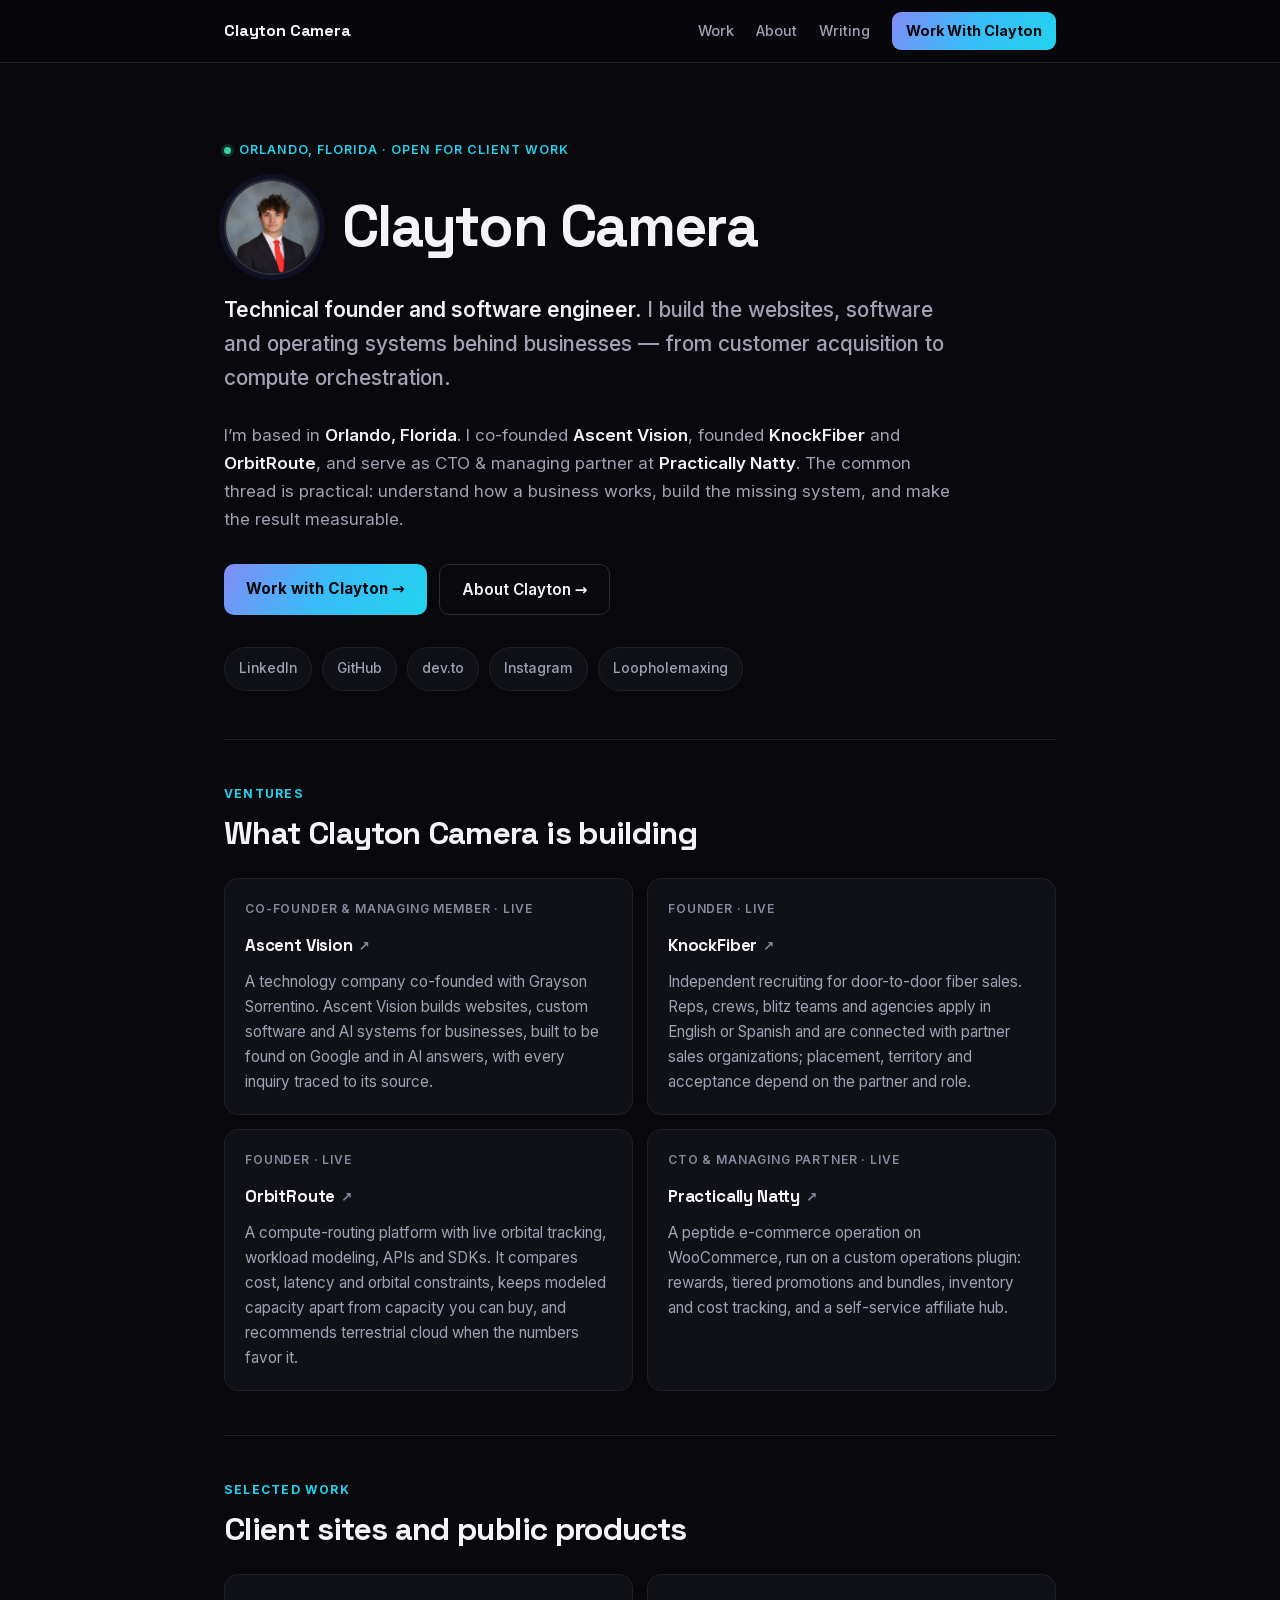
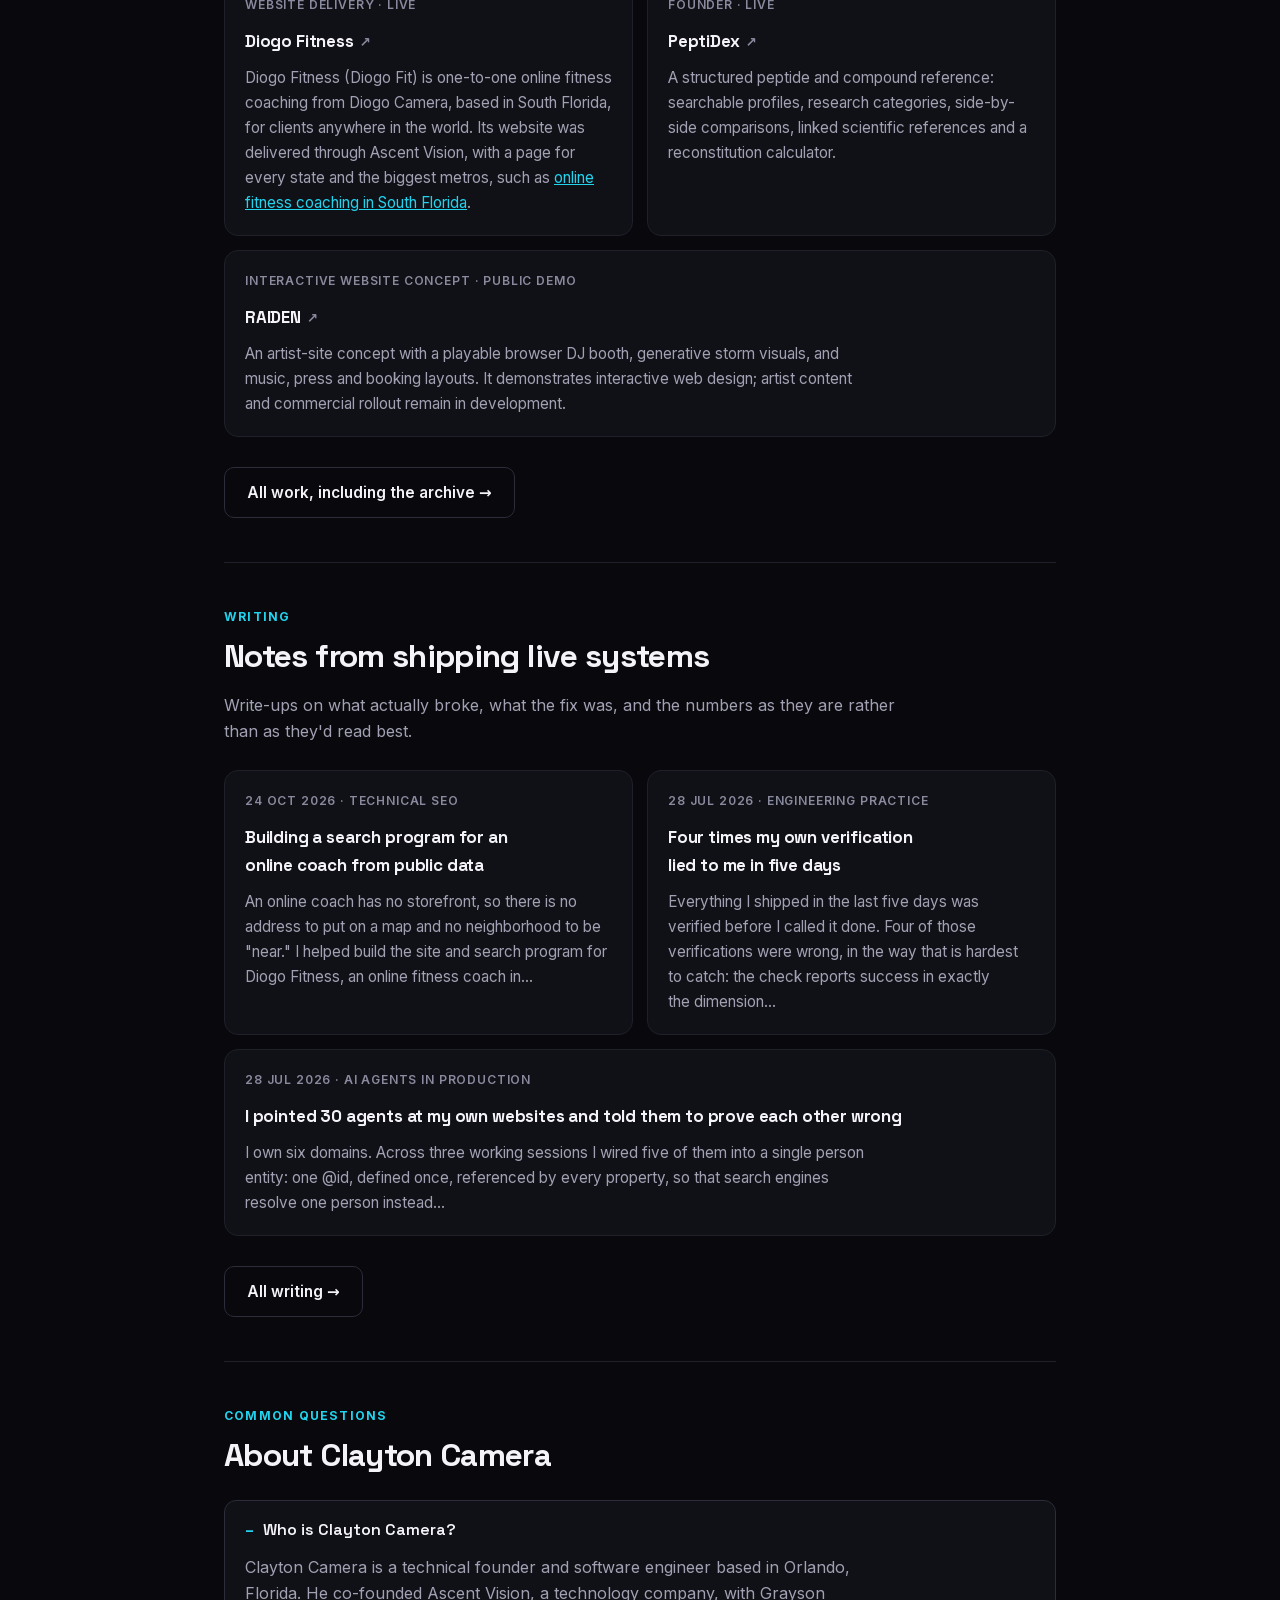
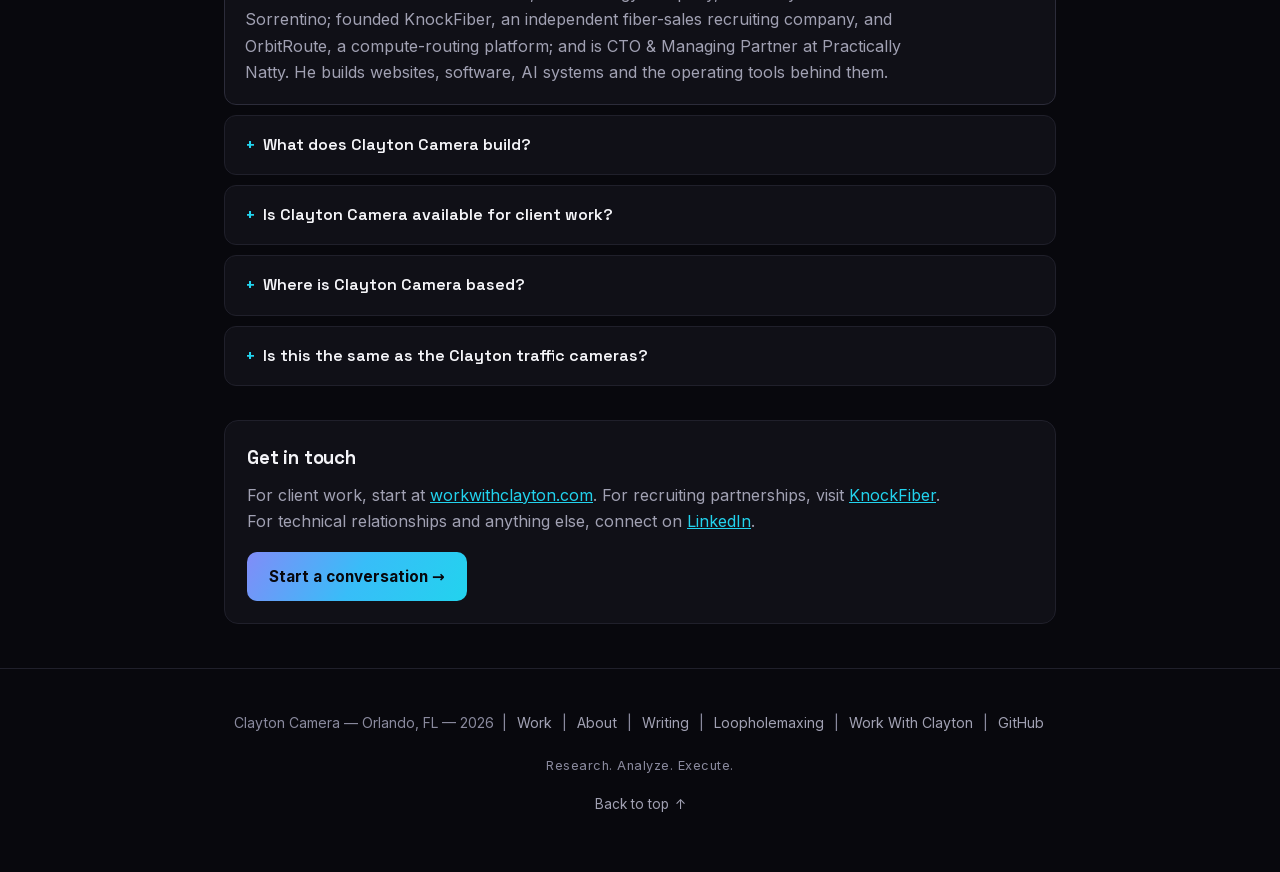
<file: index.html>
<!DOCTYPE html>
<html lang="en">
<head>
  <meta charset="UTF-8">
  <meta name="viewport" content="width=device-width, initial-scale=1.0">

  <!-- ================================================================
       CLAYTONCAMERA.COM — the canonical person entity for the network.
       Registered 2026-07-24 to own the "Clayton Camera" name query,
       which is otherwise dominated by traffic/weather cams in the towns
       of Clayton (NY/NC/CA) and unrelated photography businesses.

       THIS PAGE OWNS THE ENTITY ID:
         https://claytoncamera.com/#person
       That id is referenced by loopholemaxing.com (homepage), by
       workwithclayton.com, and by the /clayton-camera/ redirect stub.
       Changing it means changing ALL of them in the same commit — a
       split id turns one person into several unrelated mentions and
       throws away every signal pointing here.

       Deploy = push to main → GitHub Pages (CNAME in repo root).
       Self-contained styling; no shared stylesheet across domains.
       ================================================================ -->

  <title>Clayton Camera — Technical Founder &amp; Systems Builder (Orlando, FL)</title>
  <meta name="description" content="Clayton Camera: technical founder in Orlando, FL, building software and growth systems for Ascent Vision, KnockFiber, OrbitRoute and Practically Natty.">
  <link rel="canonical" href="https://claytoncamera.com/">

  <meta property="og:type" content="profile">
  <meta property="og:title" content="Clayton Camera — Technical Founder &amp; Systems Builder">
  <meta property="og:description" content="Technical founder in Orlando, FL. Builds AI systems, autonomous agents, and full-stack software — Ascent Vision, KnockFiber, OrbitRoute, Practically Natty, PeptiDex.">
  <meta property="og:url" content="https://claytoncamera.com/">
  <meta property="og:site_name" content="Clayton Camera">
  <meta property="og:image" content="https://claytoncamera.com/assets/share-1200x630.jpg">
  <meta property="og:image:width" content="1200">
  <meta property="og:image:height" content="630">
  <meta property="og:image:alt" content="Clayton Camera — technical founder and systems builder, Orlando, Florida">
  <meta property="profile:first_name" content="Clayton">
  <meta property="profile:last_name" content="Camera">
  <meta name="twitter:card" content="summary_large_image">
  <meta name="twitter:title" content="Clayton Camera — Technical Founder &amp; Systems Builder">
  <meta name="twitter:description" content="Technical founder in Orlando, FL. Builds AI systems, autonomous agents, and full-stack software, shipped as live products.">
  <meta name="twitter:image" content="https://claytoncamera.com/assets/share-1200x630.jpg">
  <meta name="theme-color" content="#08080d">
  <link rel="icon" href="/assets/favicon-64.png" type="image/png">
  <link rel="apple-touch-icon" href="/assets/apple-touch-icon.png">
  <script>document.documentElement.className += ' js';</script>

  <!-- ── Canonical entity graph ───────────────────────────────────────
       disambiguatingDescription exists because the exact string
       "Clayton Camera" collides with webcam/traffic-camera results for
       three towns named Clayton. It tells search engines which one
       this is. Do not soften it. -->
  <script type="application/ld+json">
{
  "@context": "https://schema.org",
  "@graph": [
    {
      "@type": "WebSite",
      "@id": "https://claytoncamera.com/#website",
      "url": "https://claytoncamera.com/",
      "name": "Clayton Camera",
      "inLanguage": "en-US",
      "publisher": {
        "@id": "https://claytoncamera.com/#person"
      }
    },
    {
      "@type": "ProfilePage",
      "@id": "https://claytoncamera.com/#webpage",
      "url": "https://claytoncamera.com/",
      "name": "Clayton Camera \u2014 Technical Founder & Systems Builder",
      "isPartOf": {
        "@id": "https://claytoncamera.com/#website"
      },
      "mainEntity": {
        "@id": "https://claytoncamera.com/#person"
      }
    },
    {
      "@type": "Person",
      "@id": "https://claytoncamera.com/#person",
      "name": "Clayton Camera",
      "givenName": "Clayton",
      "familyName": "Camera",
      "jobTitle": "Technical Founder & Systems Builder",
      "description": "Technical founder and software engineer based in Orlando, Florida. Co-founder of Ascent Vision, founder of KnockFiber and OrbitRoute, and CTO & Managing Partner at Practically Natty.",
      "disambiguatingDescription": "Clayton Camera is a person \u2014 a technical founder and software engineer based in Orlando, Florida. Not to be confused with traffic or weather cameras in the towns of Clayton, New York; Clayton, North Carolina; or Clayton, California, nor with photography businesses of a similar name.",
      "url": "https://claytoncamera.com/",
      "mainEntityOfPage": "https://claytoncamera.com/",
      "image": {
        "@type": "ImageObject",
        "url": "https://claytoncamera.com/assets/clayton-camera.jpg",
        "caption": "Clayton Camera, technical founder and software engineer, Orlando, Florida"
      },
      "address": {
        "@type": "PostalAddress",
        "addressLocality": "Orlando",
        "addressRegion": "FL",
        "addressCountry": "US"
      },
      "knowsAbout": [
        "Artificial intelligence systems",
        "Autonomous software agents",
        "Full-stack web development",
        "E-commerce and WooCommerce engineering",
        "Quantitative trading research",
        "Data infrastructure and PostgreSQL",
        "Technical SEO and programmatic web architecture"
      ],
      "knowsLanguage": "en",
      "sameAs": [
        "https://www.linkedin.com/in/claytoncamera",
        "https://github.com/claytoncamera",
        "https://dev.to/claytoncamera",
        "https://www.instagram.com/clayton_camera/",
        "https://workwithclayton.com/"
      ],
      "alumniOf": {
        "@type": "CollegeOrUniversity",
        "name": "Florida State University",
        "url": "https://www.fsu.edu/",
        "sameAs": "https://en.wikipedia.org/wiki/Florida_State_University"
      },
      "worksFor": {
        "@id": "https://practicallynatty.com/#organization"
      },
      "affiliation": [
        {
          "@id": "https://ascentvision.org/#organization"
        },
        {
          "@id": "https://www.knockfiber.com/#organization"
        },
        {
          "@id": "https://www.orbitroute.ai/#organization"
        }
      ]
    },
    {
      "_comment": "founder is Organization-domain in schema.org (domainIncludes: Organization only), so it CANNOT live on the Person node \u2014 putting it there asserts the inverse, that OrbitRoute founded Clayton Camera. These @ids are the exact ones the sibling sites publish, so the org\u2194person loop closes instead of minting duplicate anonymous companies. If a sibling ever changes its #organization id, change it here in the same commit.",
      "@type": "Organization",
      "@id": "https://www.orbitroute.ai/#organization",
      "name": "OrbitRoute",
      "url": "https://www.orbitroute.ai",
      "founder": {
        "@id": "https://claytoncamera.com/#person"
      }
    },
    {
      "@type": "Organization",
      "@id": "https://www.knockfiber.com/#organization",
      "name": "KnockFiber",
      "url": "https://www.knockfiber.com/",
      "legalName": "KnockFiber LLC",
      "description": "KnockFiber LLC is an independent recruiting company for door-to-door fiber sales reps, crews and agencies, with English and Spanish application paths.",
      "founder": {
        "@id": "https://claytoncamera.com/#person"
      }
    },
    {
      "@type": "Organization",
      "@id": "https://loopholemaxing.com/#organization",
      "name": "Loopholemaxing",
      "url": "https://loopholemaxing.com/",
      "founder": {
        "@id": "https://claytoncamera.com/#person"
      }
    },
    {
      "_comment": "Practically Natty publishes this same @id from a mu-plugin on the storefront, with employee -> #person. NOT founder \u2014 Clayton is CTO & Managing Partner there, not the sole founder, and the markup must not claim otherwise.",
      "@type": "Organization",
      "@id": "https://practicallynatty.com/#organization",
      "name": "Practically Natty",
      "url": "https://practicallynatty.com/",
      "employee": {
        "@id": "https://claytoncamera.com/#person"
      }
    },
    {
      "@type": "Organization",
      "@id": "https://ascentvision.org/#organization",
      "name": "Ascent Vision",
      "url": "https://ascentvision.org/",
      "founder": {
        "@id": "https://claytoncamera.com/#person"
      }
    }
  ]
}
  </script>

  <!-- Answers the literal name query, for classic SERP features and AI
       answer engines alike. -->
  <script type="application/ld+json">
  {
    "@context": "https://schema.org",
    "@type": "FAQPage",
    "mainEntity": [
      {
        "@type": "Question",
        "name": "Who is Clayton Camera?",
        "acceptedAnswer": {
          "@type": "Answer",
          "text": "Clayton Camera is a technical founder and software engineer based in Orlando, Florida. He co-founded Ascent Vision, a technology company, with Grayson Sorrentino; founded KnockFiber, an independent fiber-sales recruiting company, and OrbitRoute, a compute-routing platform; and is CTO & Managing Partner at Practically Natty. He builds websites, software, AI systems and the operating tools behind them."
        }
      },
      {
        "@type": "Question",
        "name": "What does Clayton Camera build?",
        "acceptedAnswer": {
          "@type": "Answer",
          "text": "Working software, shipped live: an orbital-compute routing platform (OrbitRoute), a peptide e-commerce operation with a custom operations plugin and affiliate engine (Practically Natty), a bilingual fiber-sales recruiting platform (KnockFiber), a structured peptide research reference (PeptiDex), and websites, software and AI systems for businesses through Ascent Vision. Earlier research projects, including a self-scoring Bitcoin forecast ledger, are kept as an archive on the work page."
        }
      },
      {
        "@type": "Question",
        "name": "Is Clayton Camera available for client work?",
        "acceptedAnswer": {
          "@type": "Answer",
          "text": "Yes. Client engagements run through workwithclayton.com: a 48-hour fixed-fee audit of one workflow, then an optional focused build sprint, with the audit fee credited toward the sprint."
        }
      },
      {
        "@type": "Question",
        "name": "Where is Clayton Camera based?",
        "acceptedAnswer": {
          "@type": "Answer",
          "text": "Orlando, Florida, United States. He works remotely with clients and operates on Eastern time."
        }
      },
      {
        "@type": "Question",
        "name": "Is this the same as the Clayton traffic cameras?",
        "acceptedAnswer": {
          "@type": "Answer",
          "text": "No. Searching the exact phrase “Clayton Camera” also returns live traffic and weather cameras for the towns of Clayton in New York, North Carolina and California, plus unrelated photography businesses. This site is about Clayton Camera the person — a software founder, not a webcam."
        }
      }
    ]
  }
  </script>

  <link rel="preload" href="/assets/fonts/space-grotesk-latin.woff2" as="font" type="font/woff2" crossorigin>
  <link rel="preload" href="/assets/fonts/inter-latin.woff2" as="font" type="font/woff2" crossorigin>
  <link rel="stylesheet" href="/assets/fonts.css">

  <style>
    *, *::before, *::after { box-sizing: border-box; margin: 0; padding: 0; }

    /* Metric-matched local fallbacks: until Inter / Space Grotesk arrive,
       text is set in Arial scaled to the same box, so the font swap does
       not reflow the page. Where Arial is absent the stack falls through
       to system-ui exactly as before. */
    @font-face { font-family: 'Inter Fallback'; src: local('Arial'); size-adjust: 107.1%; ascent-override: 90.4%; descent-override: 22.5%; line-gap-override: 0%; }
    @font-face { font-family: 'Space Grotesk Fallback'; src: local('Arial'); size-adjust: 106%; ascent-override: 92.8%; descent-override: 27.5%; line-gap-override: 0%; }

    :root {
      color-scheme: dark;
      --font-body: 'Inter', 'Inter Fallback', system-ui, -apple-system, BlinkMacSystemFont, 'Segoe UI', Roboto, sans-serif;
      --font-display: 'Space Grotesk', 'Space Grotesk Fallback', var(--font-body);
      --bg-primary: #08080d;
      --bg-card: #101017;
      --bg-card-2: #14141d;
      --border: #20202b;
      --border-light: #2c2c3a;
      --text-primary: #f4f4f8;
      --text-secondary: #a1a1b3;
      --text-muted: #8a8a9e;
      --brand-1: #6366f1;
      --brand-3: #22d3ee;
      --green: #34d399;
      --grad-brand: linear-gradient(120deg, #818cf8 0%, #38bdf8 50%, #22d3ee 100%);
      --header-h: 62px;
    }

    html { scroll-behavior: smooth; scroll-padding-top: calc(var(--header-h) + 14px); -webkit-font-smoothing: antialiased; }
    body { font-family: var(--font-body); background: var(--bg-primary); color: var(--text-primary); line-height: 1.65; overflow-wrap: break-word; }
    a { color: var(--brand-3); }
    h1, h2, h3 { text-wrap: balance; }
    p, li { text-wrap: pretty; }

    /* Keyboard wayfinding: skip link + one branded focus ring */
    .skip-link { position: absolute; left: 16px; top: -120px; z-index: 100; background: var(--grad-brand); color: #07070c; font-weight: 700; padding: 10px 16px; border-radius: 10px; text-decoration: none; }
    .skip-link:focus { top: 10px; }
    main:focus { outline: none; }
    :focus-visible { outline: 2px solid var(--brand-3); outline-offset: 3px; }

    .bg-grid {
      position: fixed; inset: 0; z-index: -2;
      background-image: radial-gradient(circle, rgba(99,102,241,0.045) 1px, transparent 1px);
      background-size: 46px 46px;
      mask-image: radial-gradient(ellipse 90% 60% at 50% 0%, #000 40%, transparent 100%);
      -webkit-mask-image: radial-gradient(ellipse 90% 60% at 50% 0%, #000 40%, transparent 100%);
    }

    .wrap { max-width: 880px; margin: 0 auto; padding: 0 24px; }

    .top-header {
      position: sticky; top: 0; z-index: 50;
      background: rgba(8,8,13,0.82); backdrop-filter: blur(14px);
      border-bottom: 1px solid var(--border);
    }
    .top-header .wrap { display: flex; align-items: center; justify-content: space-between; gap: 12px; height: 62px; }
    .logo { display: inline-flex; align-items: center; min-height: 44px; margin-right: auto; white-space: nowrap; font-family: var(--font-display); font-weight: 700; font-size: 1.02rem; color: var(--text-primary); text-decoration: none; letter-spacing: -0.01em; }
    .nav-links { display: flex; gap: 22px; list-style: none; align-items: center; }
    .nav-links a { display: inline-flex; align-items: center; min-height: 44px; white-space: nowrap; color: var(--text-secondary); text-decoration: none; font-size: 0.9rem; font-weight: 500; transition: color 150ms ease; }
    .nav-links a:hover { color: var(--text-primary); }
    .nav-links a[aria-current] { color: var(--text-primary); box-shadow: inset 0 -2px 0 var(--brand-3); }
    .nav-links .nav-cta { background: var(--grad-brand); color: #07070c !important; min-height: 38px; padding: 0 14px; border-radius: 9px; font-weight: 700 !important; }
    .nav-links .nav-cta:hover { filter: brightness(1.08); }

    /* Mobile menu toggle — shown at 620px and below once the script has run */
    .nav-toggle { display: none; flex-shrink: 0; align-items: center; justify-content: center; width: 44px; height: 44px; background: none; border: 1px solid var(--border-light); border-radius: 10px; color: var(--text-primary); cursor: pointer; }
    .nav-toggle:hover { border-color: var(--brand-1); }
    .nav-toggle-bars, .nav-toggle-bars::before, .nav-toggle-bars::after { display: block; width: 18px; height: 2px; border-radius: 2px; background: currentColor; transition: transform 150ms ease, background-color 150ms ease; }
    .nav-toggle-bars { position: relative; }
    .nav-toggle-bars::before, .nav-toggle-bars::after { content: ''; position: absolute; left: 0; }
    .nav-toggle-bars::before { top: -6px; }
    .nav-toggle-bars::after { top: 6px; }
    .nav-toggle[aria-expanded="true"] .nav-toggle-bars { background-color: transparent; }
    .nav-toggle[aria-expanded="true"] .nav-toggle-bars::before { transform: translateY(6px) rotate(45deg); }
    .nav-toggle[aria-expanded="true"] .nav-toggle-bars::after { transform: translateY(-6px) rotate(-45deg); }

    .person-hero { padding: 72px 0 48px; }
    .name-row { display: flex; align-items: center; gap: 22px; margin-bottom: 18px; flex-wrap: wrap; }
    .portrait {
      width: 96px; height: 96px; border-radius: 50%; object-fit: cover; object-position: 50% 12%;
      border: 2px solid var(--border-light); flex-shrink: 0;
      box-shadow: 0 0 0 5px rgba(99,102,241,0.10);
    }
    .eyebrow {
      display: inline-flex; align-items: flex-start; gap: 8px;
      font-size: 0.78rem; font-weight: 600; letter-spacing: 0.08em; text-transform: uppercase;
      color: var(--brand-3); margin-bottom: 18px;
    }
    .live-dot { flex-shrink: 0; margin-top: calc((1.65em - 7px) / 2); width: 7px; height: 7px; border-radius: 50%; background: var(--green); box-shadow: 0 0 0 3px rgba(52,211,153,0.18); }
    h1 { font-family: var(--font-display); font-size: clamp(2.4rem, 6vw, 3.6rem); line-height: 1.06; letter-spacing: -0.03em; }
    /* Hero measures in rem, not ch: ch is font-relative, so a ch width re-wraps
       the hero when the web font swaps in (45.5rem = the old 68ch in Inter). */
    .role { font-size: clamp(1.05rem, 2.4vw, 1.3rem); color: var(--text-secondary); font-weight: 500; margin-bottom: 26px; max-width: 45.5rem; }
    .role strong { color: var(--text-primary); font-weight: 600; }
    .lede { font-size: 1.06rem; color: var(--text-secondary); max-width: 45.5rem; margin-bottom: 18px; }
    .lede strong { color: var(--text-primary); font-weight: 600; }

    .cta-row { display: flex; flex-wrap: wrap; gap: 12px; margin-top: 30px; }
    .cta-row a { min-height: 48px; text-align: center; }
    .btn-hire { background: var(--grad-brand); color: #07070c; text-decoration: none; font-weight: 700; padding: 12px 22px; border-radius: 10px; font-size: 0.95rem; }
    .btn-hire:hover { filter: brightness(1.08); }
    .btn-ghost { border: 1px solid var(--border-light); color: var(--text-primary); text-decoration: none; font-weight: 600; padding: 12px 22px; border-radius: 10px; font-size: 0.95rem; }
    .btn-ghost:hover { border-color: var(--brand-1); }

    .profiles { display: flex; flex-wrap: wrap; gap: 10px; margin-top: 32px; }
    .profiles a {
      display: inline-flex; align-items: center; gap: 7px; min-height: 44px;
      background: var(--bg-card); border: 1px solid var(--border);
      color: var(--text-secondary); text-decoration: none;
      padding: 8px 14px; border-radius: 999px; font-size: 0.86rem; font-weight: 500;
      transition: border-color 150ms ease, color 150ms ease;
    }
    .profiles a:hover { border-color: var(--brand-1); color: var(--text-primary); }


    section.block { padding: 44px 0; border-top: 1px solid var(--border); }
    .section-label { font-size: 0.76rem; font-weight: 700; letter-spacing: 0.1em; text-transform: uppercase; color: var(--brand-3); margin-bottom: 10px; }
    h2 { font-family: var(--font-display); font-size: clamp(1.5rem, 3.4vw, 2rem); letter-spacing: -0.02em; margin-bottom: 16px; line-height: 1.2; }
    h3 { font-family: var(--font-display); font-size: 1.05rem; margin-bottom: 6px; letter-spacing: -0.01em; }
    p + p { margin-top: 14px; }
    .block p { color: var(--text-secondary); max-width: 70ch; }
    .block p strong { color: var(--text-primary); font-weight: 600; }
    .block .section-label { color: var(--brand-3); }

    .ventures { display: grid; grid-template-columns: repeat(auto-fit, minmax(min(100%, 300px), 1fr)); gap: 14px; margin-top: 26px; }
    .ventures > .venture:last-child:nth-child(odd) { grid-column: 1 / -1; }
    .venture { position: relative; background: var(--bg-card); border: 1px solid var(--border); border-radius: 14px; padding: 20px; transition: border-color 200ms ease, transform 200ms ease; }
    .venture:hover { border-color: var(--border-light); transform: translateY(-2px); }
    /* The title link stretches over the whole card, so the card is the tap target. */
    .venture h3 a { display: inline-block; padding: 3px 0; color: var(--text-primary); text-decoration: none; }
    .venture h3 a::before { content: ''; position: absolute; inset: 0; border-radius: 14px; }
    .venture h3 a[target="_blank"]::after { content: '\2197'; content: '\2197' / ''; margin-left: 6px; font-size: 0.8em; color: var(--text-muted); }
    .venture h3 a:hover { color: var(--brand-3); }
    .venture p a { position: relative; z-index: 1; }
    .venture:has(a:focus-visible) { border-color: var(--brand-3); }
    @supports not selector(:has(*)) { .venture:focus-within { border-color: var(--brand-3); } }
    .venture .meta { font-size: 0.75rem; text-transform: uppercase; letter-spacing: 0.07em; color: var(--text-muted); font-weight: 600; margin-bottom: 10px; }
    .venture p { font-size: 0.95rem; color: var(--text-secondary); margin: 0; }

    /* FAQ: the whole closed card is the tap target; wrapped questions hang clear of the +/– */
    .faq { margin-top: 26px; }
    .faq details { background: var(--bg-card); border: 1px solid var(--border); border-radius: 12px; margin-bottom: 10px; transition: border-color 150ms ease; }
    .faq details[open] { border-color: var(--border-light); }
    .faq summary { cursor: pointer; font-weight: 600; font-family: var(--font-display); font-size: 1rem; list-style: none; padding: 16px 20px 16px calc(20px + 1.1em); text-indent: -1.1em; border-radius: 11px; transition: color 150ms ease; }
    .faq details[open] summary { padding-bottom: 10px; }
    .faq summary:hover { color: var(--brand-3); }
    .faq summary::-webkit-details-marker { display: none; }
    .faq summary::before { content: '+ '; display: inline-block; width: 1.1em; text-indent: 0; color: var(--brand-3); font-weight: 700; }
    .faq details[open] summary::before { content: '– '; }
    .faq details p { margin: 0; padding: 0 20px 18px; font-size: 1rem; }

    .contact { margin-top: 34px; padding: 22px; background: var(--bg-card); border: 1px solid var(--border); border-radius: 14px; }
    .contact h3 { font-size: 1.15rem; margin-bottom: 8px; }
    .contact .cta-row { margin-top: 18px; }

    .tags { display: flex; flex-wrap: wrap; gap: 8px; margin-top: 20px; }
    .tag { background: var(--bg-card-2); border: 1px solid var(--border); color: var(--text-secondary); padding: 6px 12px; border-radius: 8px; font-size: 0.83rem; font-weight: 500; }

    .site-footer { border-top: 1px solid var(--border); padding: 30px 24px 46px; text-align: center; color: var(--text-muted); font-size: 0.88rem; }
    .site-footer a { color: var(--text-secondary); text-decoration: none; }
    .site-footer a:hover { color: var(--text-primary); }
    .site-footer .fl-i { white-space: nowrap; }
    .site-footer .fl-i a { display: inline-block; padding: 12px 2px; }
    .site-footer .fl-i:first-child { display: inline-block; padding: 12px 0; }
    .footer-tagline { margin-top: 8px; font-size: 0.8rem; color: var(--text-muted); letter-spacing: 0.04em; }
    .site-footer .to-top { display: inline-flex; align-items: center; gap: 6px; min-height: 44px; margin-top: 6px; color: var(--text-secondary); font-size: 0.85rem; }
    .site-footer .to-top:hover { color: var(--text-primary); }

    @media (max-width: 620px) {
      :root { --header-h: 56px; }
      .wrap { padding: 0 20px; }
      .top-header .wrap { position: relative; height: 56px; }
      .logo { font-size: 0.98rem; }
      .nav-links { gap: 10px; }
      .nav-links a { font-size: 0.875rem; }
      .nav-links .nav-cta { padding: 0 11px; font-size: 0.84rem; }
      .nav-links li.hide-sm { display: none; }
      /* Mobile menu: the header row keeps the logo + CTA, everything else
         opens as a panel under it. Without JS the header behaves as before. */
      .js .nav-toggle { display: inline-flex; }
      .js .nav-links li:not(:last-child) { display: none; }
      .js .top-header.menu-open .nav-links { position: absolute; top: 100%; left: 0; right: 0; flex-direction: column; align-items: stretch; gap: 0; padding: 6px 20px 18px; background: var(--bg-primary); border-top: 1px solid var(--border); border-bottom: 1px solid var(--border); box-shadow: 0 18px 40px rgba(0,0,0,0.5); }
      .js .top-header.menu-open .nav-links li { display: block; }
      .js .top-header.menu-open .nav-links li:not(:last-child) { border-bottom: 1px solid var(--border); }
      .js .top-header.menu-open .nav-links a { display: flex; min-height: 50px; font-size: 1rem; color: var(--text-primary); }
      .js .top-header.menu-open .nav-links a[aria-current] { box-shadow: inset 3px 0 0 var(--brand-3); padding-left: 12px; }
      .js .top-header.menu-open .nav-links .nav-cta { justify-content: center; min-height: 48px; margin-top: 14px; font-size: 0.95rem; border-radius: 10px; }
      .person-hero { padding: 48px 0 34px; }
      .eyebrow, .section-label { font-size: 0.8125rem; }
      .eyebrow { letter-spacing: 0.06em; }
      .venture .meta { font-size: 0.8125rem; letter-spacing: 0.04em; }
      .venture p { font-size: 1rem; }
      .cta-row { flex-direction: column; align-items: stretch; }
      .footer-tagline { font-size: 0.8125rem; }
    }
    @media (max-width: 380px) {
      .wrap { padding: 0 16px; }
      .top-header .wrap { gap: 10px; }
      .logo { font-size: 0.92rem; }
      .nav-links { gap: 8px; }
      .nav-links .nav-cta { padding: 0 10px; }
      .js .top-header.menu-open .nav-links { padding-left: 16px; padding-right: 16px; }
    }
    /* Below 351px the row cannot fit: two rows, and the header scrolls away
       instead of taking a fifth of the screen. */
    @media (max-width: 350px) {
      :root { --header-h: 0px; }
      .top-header { position: static; }
      .top-header .wrap { height: auto; min-height: 56px; flex-wrap: wrap; justify-content: center; column-gap: 12px; padding-block: 4px; }
      .js .nav-toggle { order: 1; }
      .js .top-header nav { order: 2; flex-basis: 100%; }
      .js .nav-links li:last-child { flex: 1; }
      .js .nav-links .nav-cta { display: flex; justify-content: center; }
    }
    /* Windows High Contrast / forced colours repaints backgrounds to Canvas,
       which would erase the CSS-drawn menu bars; paint them in ButtonText. */
    @media (forced-colors: active) {
      .nav-toggle-bars, .nav-toggle-bars::before, .nav-toggle-bars::after { forced-color-adjust: none; background: ButtonText; }
      .nav-toggle[aria-expanded="true"] .nav-toggle-bars { background: transparent; }
      /* box-shadow is dropped in forced colours, so mark the current page with an underline */
      .nav-links a[aria-current] { text-decoration: underline; text-decoration-thickness: 2px; text-underline-offset: 6px; }
    }
    @media (prefers-reduced-motion: reduce) {
      html { scroll-behavior: auto; }
      .venture, .venture:hover { transition: none; transform: none; }
      .nav-toggle-bars, .nav-toggle-bars::before, .nav-toggle-bars::after { transition: none; }
    }

  </style>
</head>
<body>
  <a class="skip-link" href="#main">Skip to content</a>
  <div class="bg-grid"></div>

  <header class="top-header">
    <div class="wrap">
      <a class="logo" href="/">Clayton Camera</a>
      <nav id="primary-nav" aria-label="Primary"><ul class="nav-links">
        <li><a href="/work/">Work</a></li>
        <li class="hide-sm"><a href="/about/">About</a></li>
        <li class="hide-sm"><a href="/writing/">Writing</a></li>
        <li><a class="nav-cta" href="https://workwithclayton.com/">Work With Clayton</a></li>
      </ul></nav>
      <button class="nav-toggle" type="button" aria-expanded="false" aria-controls="primary-nav" aria-label="Menu"><span class="nav-toggle-bars" aria-hidden="true"></span></button>
    </div>
  </header>

  <main class="wrap" id="main" tabindex="-1">

    <section class="person-hero">
      <p class="eyebrow"><span class="live-dot"></span> Orlando, Florida · Open for client work</p>
      <div class="name-row">
        <img class="portrait" src="assets/clayton-camera.jpg"
             width="96" height="96"
             alt="Clayton Camera, technical founder and software engineer based in Orlando, Florida">
        <h1>Clayton Camera</h1>
      </div>
      <p class="role"><strong>Technical founder and software engineer.</strong> I build the websites, software and operating systems behind businesses — from customer acquisition to compute orchestration.</p>

      <p class="lede">I’m based in <strong>Orlando, Florida</strong>. I co-founded <strong>Ascent Vision</strong>, founded <strong>KnockFiber</strong> and <strong>OrbitRoute</strong>, and serve as CTO &amp; managing partner at <strong>Practically Natty</strong>. The common thread is practical: understand how a business works, build the missing system, and make the result measurable.</p>

      <div class="cta-row">
        <a class="btn-hire" href="https://workwithclayton.com/">Work with Clayton <span aria-hidden="true">→</span></a>
        <a class="btn-ghost" href="/about/">About Clayton <span aria-hidden="true">→</span></a>
      </div>

      <div class="profiles">
        <a href="https://www.linkedin.com/in/claytoncamera" rel="me noopener" target="_blank">LinkedIn</a>
        <a href="https://github.com/claytoncamera" rel="me noopener" target="_blank">GitHub</a>
        <a href="https://dev.to/claytoncamera" rel="me noopener" target="_blank">dev.to</a>
        <a href="https://www.instagram.com/clayton_camera/" rel="me noopener" target="_blank">Instagram</a>
        <a href="https://loopholemaxing.com/" rel="me noopener" target="_blank">Loopholemaxing</a>
      </div>
    </section>

    <section class="block" id="ventures">
      <p class="section-label">Ventures</p>
      <h2>What Clayton Camera is building</h2>

      <div class="ventures">
        <div class="venture">
          <div class="meta">Co-founder &amp; Managing Member · Live</div>
          <h3><a href="https://ascentvision.org/" target="_blank" rel="noopener">Ascent Vision</a></h3>
          <p>A technology company co-founded with Grayson Sorrentino. Ascent Vision builds websites, custom software and AI systems for businesses, built to be found on Google and in AI answers, with every inquiry traced to its source.</p>
        </div>
        <div class="venture">
          <div class="meta">Founder · Live</div>
          <h3><a href="https://www.knockfiber.com/" target="_blank" rel="noopener">KnockFiber</a></h3>
          <p>Independent recruiting for door-to-door fiber sales. Reps, crews, blitz teams and agencies apply in English or Spanish and are connected with partner sales organizations; placement, territory and acceptance depend on the partner and role.</p>
        </div>
        <div class="venture">
          <div class="meta">Founder · Live</div>
          <h3><a href="https://www.orbitroute.ai" target="_blank" rel="noopener">OrbitRoute</a></h3>
          <p>A compute-routing platform with live orbital tracking, workload modeling, APIs and SDKs. It compares cost, latency and orbital constraints, keeps modeled capacity apart from capacity you can buy, and recommends terrestrial cloud when the numbers favor it.</p>
        </div>
        <div class="venture">
          <div class="meta">CTO &amp; Managing Partner · Live</div>
          <h3><a href="https://practicallynatty.com" target="_blank" rel="noopener">Practically Natty</a></h3>
          <p>A peptide e-commerce operation on WooCommerce, run on a custom operations plugin: rewards, tiered promotions and bundles, inventory and cost tracking, and a self-service affiliate hub.</p>
        </div>
      </div>
    </section>

    <section class="block" id="selected-work">
      <p class="section-label">Selected work</p>
      <h2>Client sites and public products</h2>

      <div class="ventures">
        <div class="venture">
          <div class="meta">Website delivery · Live</div>
          <h3><a href="https://diogofit.com/" target="_blank" rel="noopener">Diogo Fitness</a></h3>
          <p>Diogo Fitness (Diogo Fit) is one-to-one online fitness coaching from Diogo Camera, based in South Florida, for clients anywhere in the world. Its website was delivered through Ascent Vision, with a page for every state and the biggest metros, such as <a href="https://diogofit.com/online-coaching/florida/miami-metro/" target="_blank" rel="noopener">online fitness coaching in South Florida</a>.</p>
        </div>
        <div class="venture">
          <div class="meta">Founder · Live</div>
          <h3><a href="https://www.thepeptidex.net" target="_blank" rel="noopener">PeptiDex</a></h3>
          <p>A structured peptide and compound reference: searchable profiles, research categories, side-by-side comparisons, linked scientific references and a reconstitution calculator.</p>
        </div>
        <div class="venture">
          <div class="meta">Interactive website concept · Public demo</div>
          <h3><a href="https://raiden.biz/" target="_blank" rel="noopener">RAIDEN</a></h3>
          <p>An artist-site concept with a playable browser DJ booth, generative storm visuals, and music, press and booking layouts. It demonstrates interactive web design; artist content and commercial rollout remain in development.</p>
        </div>
      </div>

      <div class="cta-row">
        <a class="btn-ghost" href="/work/">All work, including the archive <span aria-hidden="true">→</span></a>
      </div>
    </section>

    <!-- Internal linking to /writing/: the three newest posts. Posts reached
         only from the sitemap are orphans; /writing/ lists all of them.
         tools/new-post.py adds a card here and keeps the newest three. -->
    <section class="block" id="writing">
      <p class="section-label">Writing</p>
      <h2>Notes from shipping live systems</h2>
      <p>Write-ups on what actually broke, what the fix was, and the numbers as they are rather than as they'd read best.</p>

      <div class="ventures">
        <div class="venture">
          <div class="meta">24 Oct 2026 · Technical SEO</div>
          <h3><a href="/writing/building-a-search-program-for-an-online-coach/">Building a search program for an online coach from public data</a></h3>
          <p>An online coach has no storefront, so there is no address to put on a map and no neighborhood to be "near." I helped build the site and search program for Diogo Fitness, an online fitness coach in…</p>
        </div>
        <div class="venture">
          <div class="meta">28 Jul 2026 · Engineering practice</div>
          <h3><a href="/writing/four-times-my-verification-lied/">Four times my own verification lied to me in five days</a></h3>
          <p>Everything I shipped in the last five days was verified before I called it done. Four of those verifications were wrong, in the way that is hardest to catch: the check reports success in exactly the dimension…</p>
        </div>
        <div class="venture">
          <div class="meta">28 Jul 2026 · AI agents in production</div>
          <h3><a href="/writing/30-agents-audit-my-own-network/">I pointed 30 agents at my own websites and told them to prove each other wrong</a></h3>
          <p>I own six domains. Across three working sessions I wired five of them into a single person entity: one @id, defined once, referenced by every property, so that search engines resolve one person instead…</p>
        </div>
      </div>

      <div class="cta-row">
        <a class="btn-ghost" href="/writing/">All writing <span aria-hidden="true">→</span></a>
      </div>
    </section>

    <section class="block" id="faq">
      <p class="section-label">Common questions</p>
      <h2>About Clayton Camera</h2>

      <div class="faq">
        <details open>
          <summary>Who is Clayton Camera?</summary>
          <p>Clayton Camera is a technical founder and software engineer based in Orlando, Florida. He co-founded Ascent Vision, a technology company, with Grayson Sorrentino; founded KnockFiber, an independent fiber-sales recruiting company, and OrbitRoute, a compute-routing platform; and is CTO &amp; Managing Partner at Practically Natty. He builds websites, software, AI systems and the operating tools behind them.</p>
        </details>
        <details>
          <summary>What does Clayton Camera build?</summary>
          <p>Working software, shipped live: an orbital-compute routing platform (OrbitRoute), a peptide e-commerce operation with a custom operations plugin and affiliate engine (Practically Natty), a bilingual fiber-sales recruiting platform (KnockFiber), a structured peptide research reference (PeptiDex), and websites, software and AI systems for businesses through Ascent Vision. Earlier research projects, including a self-scoring Bitcoin forecast ledger, are kept as an archive on the work page.</p>
        </details>
        <details>
          <summary>Is Clayton Camera available for client work?</summary>
          <p>Yes. Client engagements run through <a href="https://workwithclayton.com/" target="_blank" rel="noopener">workwithclayton.com</a>: a 48-hour fixed-fee audit of one workflow, then an optional focused build sprint, with the audit fee credited toward the sprint.</p>
        </details>
        <details>
          <summary>Where is Clayton Camera based?</summary>
          <p>Orlando, Florida, United States. He works remotely with clients and operates on Eastern time.</p>
        </details>
        <details>
          <summary>Is this the same as the Clayton traffic cameras?</summary>
          <p>No. Searching the exact phrase “Clayton Camera” also returns live traffic and weather cameras for the towns of Clayton in New York, North Carolina and California, plus unrelated photography businesses. This site is about Clayton Camera the person — a software founder, not a webcam.</p>
        </details>
      </div>

      <div class="contact" id="contact">
        <h3>Get in touch</h3>
        <p>For client work, start at <a href="https://workwithclayton.com/" target="_blank" rel="noopener">workwithclayton.com</a>. For recruiting partnerships, visit <a href="https://www.knockfiber.com/" target="_blank" rel="noopener">KnockFiber</a>. For technical relationships and anything else, connect on <a href="https://www.linkedin.com/in/claytoncamera" target="_blank" rel="noopener">LinkedIn</a>.</p>
        <div class="cta-row">
          <a class="btn-hire" href="https://workwithclayton.com/">Start a conversation <span aria-hidden="true">→</span></a>
        </div>
      </div>
    </section>

  </main>

  <footer class="site-footer">
    <div class="fl"><span class="fl-i">Clayton Camera — Orlando, FL — 2026 &nbsp;|&nbsp;</span> <span class="fl-i"><a href="/work/">Work</a> &nbsp;|&nbsp;</span> <span class="fl-i"><a href="/about/">About</a> &nbsp;|&nbsp;</span> <span class="fl-i"><a href="/writing/">Writing</a> &nbsp;|&nbsp;</span> <span class="fl-i"><a href="https://loopholemaxing.com/" target="_blank" rel="noopener">Loopholemaxing</a> &nbsp;|&nbsp;</span> <span class="fl-i"><a href="https://workwithclayton.com/" target="_blank" rel="noopener">Work With Clayton</a> &nbsp;|&nbsp;</span> <span class="fl-i"><a href="https://github.com/claytoncamera" target="_blank" rel="noopener">GitHub</a></span></div>
    <div class="footer-tagline">Research. Analyze. Execute.</div>
    <a class="to-top" href="#main">Back to top <span aria-hidden="true">↑</span></a>
  </footer>

  <script>
    /* Mobile menu (620px and below). Same code as /assets/nav.js on the /writing/ pages — change both. */
    (function () {
      var header = document.querySelector('.top-header');
      var btn = header && header.querySelector('.nav-toggle');
      var nav = document.getElementById('primary-nav');
      if (!btn || !nav) return;

      function setOpen(open) {
        header.classList.toggle('menu-open', open);
        btn.setAttribute('aria-expanded', open ? 'true' : 'false');
      }
      function isOpen() { return header.classList.contains('menu-open'); }

      btn.addEventListener('click', function (e) {
        var open = !isOpen();
        setOpen(open);
        // Opened from the keyboard (detail 0): move focus into the panel.
        if (open && e.detail === 0) { var first = nav.querySelector('a'); if (first) first.focus(); }
      });
      document.addEventListener('keydown', function (e) {
        if (e.key === 'Escape' && isOpen()) { setOpen(false); btn.focus(); }
      });
      document.addEventListener('click', function (e) {
        if (isOpen() && !header.contains(e.target)) setOpen(false);
      });
      header.addEventListener('focusout', function (e) {
        if (isOpen() && e.relatedTarget && !header.contains(e.relatedTarget)) setOpen(false);
      });
      var wide = window.matchMedia('(min-width: 621px)');
      var onWide = function (e) { if (e.matches) setOpen(false); };
      if (wide.addEventListener) wide.addEventListener('change', onWide);
      else if (wide.addListener) wide.addListener(onWide);
    })();
  </script>

  <!-- Analytics HUB. NOTE: "claytoncamera" must be added to EXPECTED_SITES
       in the analytics-hub service or the Network Coverage board will
       report this site as unexpected rather than tracked. -->
  <script async src="https://analytics-hub-production-9e6b.up.railway.app/track.js?v=20260616a" data-site="claytoncamera"></script>
</body>
</html>
</file>
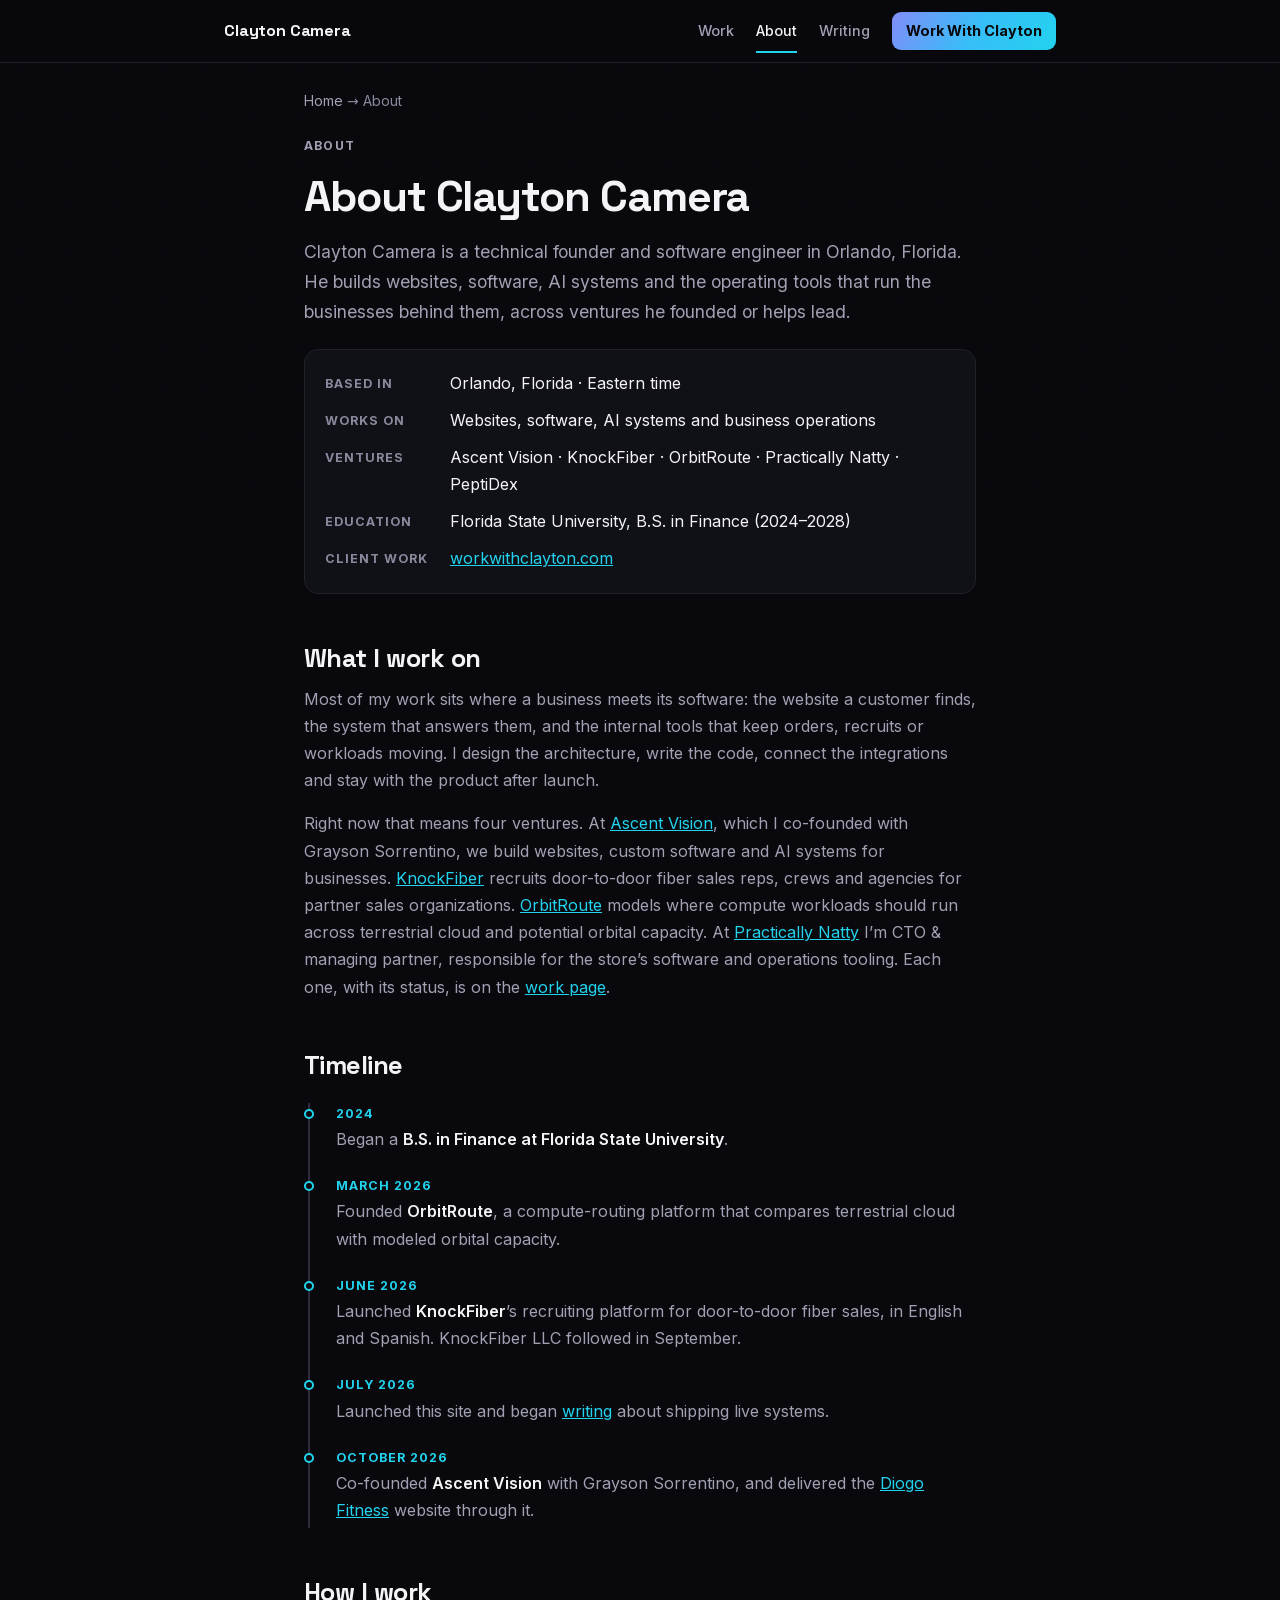
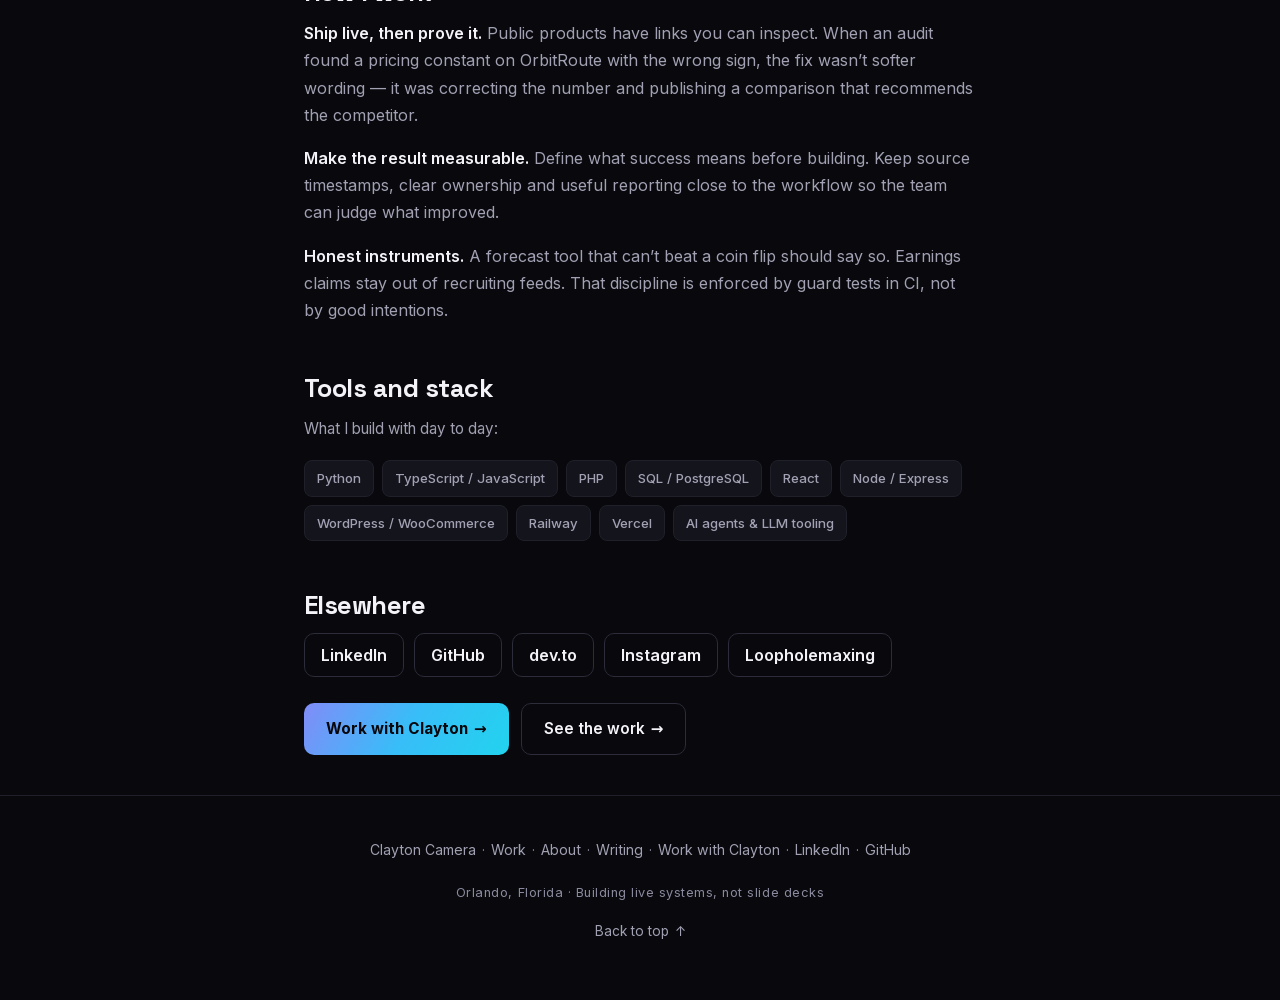
<file: about/index.html>
<!DOCTYPE html>
<html lang="en">
<head>
  <meta charset="UTF-8">
  <meta name="viewport" content="width=device-width, initial-scale=1.0">

  <!-- ================================================================
       /about/ — the long-form bio. The homepage stays a short pitch;
       the detail lives here.

       Entity rules (see /index.html): this page REFERENCES the Person
       @id and never redefines it — no name/description/image/sameAs on
       a #person node here. Its <h1> is "About Clayton Camera", never the
       bare name: only the homepage may claim that (tests/seo-scan.sh).
       Facts must match the brain's public record; dates that are not
       certain are left out rather than guessed.
       ================================================================ -->

  <title>About Clayton Camera — Technical Founder in Orlando, FL</title>
  <meta name="description" content="Clayton Camera is a technical founder and software engineer in Orlando, Florida. His ventures, timeline, how he works and the tools he builds with.">
  <link rel="canonical" href="https://claytoncamera.com/about/">

  <meta property="og:type" content="profile">
  <meta property="og:title" content="About Clayton Camera">
  <meta property="og:description" content="Technical founder and software engineer in Orlando, Florida: ventures, timeline, how he works and the tools he builds with.">
  <meta property="og:url" content="https://claytoncamera.com/about/">
  <meta property="og:site_name" content="Clayton Camera">
  <meta property="og:image" content="https://claytoncamera.com/assets/share-1200x630.jpg">
  <meta property="og:image:width" content="1200">
  <meta property="og:image:height" content="630">
  <meta property="og:image:alt" content="Clayton Camera — technical founder and systems builder, Orlando, Florida">
  <meta name="twitter:card" content="summary_large_image">
  <meta name="twitter:title" content="About Clayton Camera">
  <meta name="twitter:description" content="Technical founder and software engineer in Orlando, Florida: ventures, timeline and how he works.">
  <meta name="twitter:image" content="https://claytoncamera.com/assets/share-1200x630.jpg">
  <meta name="theme-color" content="#08080d">
  <link rel="icon" href="/assets/favicon-64.png" type="image/png">
  <link rel="apple-touch-icon" href="/assets/apple-touch-icon.png">
  <script>document.documentElement.className += ' js';</script>
  <script src="/assets/nav.js" defer></script>

  <script type="application/ld+json">
  {
    "@context": "https://schema.org",
    "@graph": [
      {
        "@type": "AboutPage",
        "@id": "https://claytoncamera.com/about/#webpage",
        "url": "https://claytoncamera.com/about/",
        "name": "About Clayton Camera",
        "description": "Clayton Camera is a technical founder and software engineer in Orlando, Florida. His ventures, timeline, how he works and the tools he builds with.",
        "inLanguage": "en-US",
        "isPartOf": { "@id": "https://claytoncamera.com/#website" },
        "about": { "@id": "https://claytoncamera.com/#person" },
        "mainEntity": { "@id": "https://claytoncamera.com/#person" },
        "breadcrumb": { "@id": "https://claytoncamera.com/about/#breadcrumb" }
      },
      {
        "@type": "BreadcrumbList",
        "@id": "https://claytoncamera.com/about/#breadcrumb",
        "itemListElement": [
          { "@type": "ListItem", "position": 1, "name": "Clayton Camera", "item": "https://claytoncamera.com/" },
          { "@type": "ListItem", "position": 2, "name": "About" }
        ]
      }
    ]
  }
  </script>

  <link rel="preload" href="/assets/fonts/space-grotesk-latin.woff2" as="font" type="font/woff2" crossorigin>
  <link rel="preload" href="/assets/fonts/inter-latin.woff2" as="font" type="font/woff2" crossorigin>
  <link rel="stylesheet" href="/assets/fonts.css">
  <link rel="stylesheet" href="/assets/article.css">
</head>
<body>
  <a class="skip-link" href="#main">Skip to content</a>
  <div class="bg-grid"></div>

  <header class="top-header">
    <div class="wrap">
      <a class="logo" href="/">Clayton Camera</a>
      <nav id="primary-nav" aria-label="Primary"><ul class="nav-links">
        <li><a href="/work/">Work</a></li>
        <li class="hide-sm"><a href="/about/" aria-current="page">About</a></li>
        <li class="hide-sm"><a href="/writing/">Writing</a></li>
        <li><a class="nav-cta" href="https://workwithclayton.com/">Work With Clayton</a></li>
      </ul></nav>
      <button class="nav-toggle" type="button" aria-expanded="false" aria-controls="primary-nav" aria-label="Menu"><span class="nav-toggle-bars" aria-hidden="true"></span></button>
    </div>
  </header>

  <main class="wrap" id="main" tabindex="-1">
    <nav class="crumbs" aria-label="Breadcrumb"><a href="/">Home</a> <span aria-hidden="true">→</span> <span aria-current="page">About</span></nav>

    <div class="page">
      <p class="eyebrow">About</p>
      <h1>About Clayton Camera</h1>
      <p class="lede">Clayton Camera is a technical founder and software engineer in Orlando, Florida. He builds websites, software, AI systems and the operating tools that run the businesses behind them, across ventures he founded or helps lead.</p>

      <dl class="facts">
        <dt>Based in</dt>
        <dd>Orlando, Florida · Eastern time</dd>
        <dt>Works on</dt>
        <dd>Websites, software, AI systems and business operations</dd>
        <dt>Ventures</dt>
        <dd>Ascent Vision · KnockFiber · OrbitRoute · Practically Natty · PeptiDex</dd>
        <dt>Education</dt>
        <dd>Florida State University, B.S. in Finance (2024–2028)</dd>
        <dt>Client work</dt>
        <dd><a href="https://workwithclayton.com/">workwithclayton.com</a></dd>
      </dl>

      <section aria-labelledby="what">
        <h2 id="what">What I work on</h2>
        <p>Most of my work sits where a business meets its software: the website a customer finds, the system that answers them, and the internal tools that keep orders, recruits or workloads moving. I design the architecture, write the code, connect the integrations and stay with the product after launch.</p>
        <p>Right now that means four ventures. At <a href="https://ascentvision.org/">Ascent Vision</a>, which I co-founded with Grayson Sorrentino, we build websites, custom software and AI systems for businesses. <a href="https://www.knockfiber.com/">KnockFiber</a> recruits door-to-door fiber sales reps, crews and agencies for partner sales organizations. <a href="https://www.orbitroute.ai">OrbitRoute</a> models where compute workloads should run across terrestrial cloud and potential orbital capacity. At <a href="https://practicallynatty.com">Practically Natty</a> I’m CTO &amp; managing partner, responsible for the store’s software and operations tooling. Each one, with its status, is on the <a href="/work/">work page</a>.</p>
      </section>

      <section aria-labelledby="timeline">
        <h2 id="timeline">Timeline</h2>
        <ol class="timeline">
          <li><span class="when">2024</span> Began a <strong>B.S. in Finance at Florida State University</strong>.</li>
          <li><span class="when">March 2026</span> Founded <strong>OrbitRoute</strong>, a compute-routing platform that compares terrestrial cloud with modeled orbital capacity.</li>
          <li><span class="when">June 2026</span> Launched <strong>KnockFiber</strong>’s recruiting platform for door-to-door fiber sales, in English and Spanish. KnockFiber LLC followed in September.</li>
          <li><span class="when">July 2026</span> Launched this site and began <a href="/writing/">writing</a> about shipping live systems.</li>
          <li><span class="when">October 2026</span> Co-founded <strong>Ascent Vision</strong> with Grayson Sorrentino, and delivered the <a href="https://diogofit.com/">Diogo Fitness</a> website through it.</li>
        </ol>
      </section>

      <section aria-labelledby="how">
        <h2 id="how">How I work</h2>
        <p><strong>Ship live, then prove it.</strong> Public products have links you can inspect. When an audit found a pricing constant on OrbitRoute with the wrong sign, the fix wasn’t softer wording — it was correcting the number and publishing a comparison that recommends the competitor.</p>
        <p><strong>Make the result measurable.</strong> Define what success means before building. Keep source timestamps, clear ownership and useful reporting close to the workflow so the team can judge what improved.</p>
        <p><strong>Honest instruments.</strong> A forecast tool that can’t beat a coin flip should say so. Earnings claims stay out of recruiting feeds. That discipline is enforced by guard tests in CI, not by good intentions.</p>
      </section>

      <section aria-labelledby="stack">
        <h2 id="stack">Tools and stack</h2>
        <p class="section-note">What I build with day to day:</p>
        <div class="tags">
          <span class="tag">Python</span>
          <span class="tag">TypeScript / JavaScript</span>
          <span class="tag">PHP</span>
          <span class="tag">SQL / PostgreSQL</span>
          <span class="tag">React</span>
          <span class="tag">Node / Express</span>
          <span class="tag">WordPress / WooCommerce</span>
          <span class="tag">Railway</span>
          <span class="tag">Vercel</span>
          <span class="tag">AI agents &amp; LLM tooling</span>
        </div>
      </section>

      <section aria-labelledby="elsewhere">
        <h2 id="elsewhere">Elsewhere</h2>
        <p class="nf-links">
          <a href="https://www.linkedin.com/in/claytoncamera" rel="me">LinkedIn</a>
          <a href="https://github.com/claytoncamera" rel="me">GitHub</a>
          <a href="https://dev.to/claytoncamera" rel="me">dev.to</a>
          <a href="https://www.instagram.com/clayton_camera/" rel="me">Instagram</a>
          <a href="https://loopholemaxing.com/" rel="me">Loopholemaxing</a>
        </p>
      </section>

      <div class="cta-row">
        <a class="btn-hire" href="https://workwithclayton.com/">Work with Clayton <span aria-hidden="true">→</span></a>
        <a class="btn-ghost" href="/work/">See the work <span aria-hidden="true">→</span></a>
      </div>
    </div>
  </main>

  <footer class="site-footer">
    <p><span class="fl-i"><a href="/">Clayton Camera</a> ·</span> <span class="fl-i"><a href="/work/">Work</a> ·</span> <span class="fl-i"><a href="/about/">About</a> ·</span> <span class="fl-i"><a href="/writing/">Writing</a> ·</span> <span class="fl-i"><a href="https://workwithclayton.com/">Work with Clayton</a> ·</span> <span class="fl-i"><a href="https://www.linkedin.com/in/claytoncamera" rel="me">LinkedIn</a> ·</span> <span class="fl-i"><a href="https://github.com/claytoncamera" rel="me">GitHub</a></span></p>
    <p class="footer-tagline">Orlando, Florida · Building live systems, not slide decks</p>
    <a class="to-top" href="#main">Back to top <span aria-hidden="true">↑</span></a>
  </footer>

  <script async src="https://analytics-hub-production-9e6b.up.railway.app/track.js?v=20260616a" data-site="claytoncamera"></script>
</body>
</html>
</file>
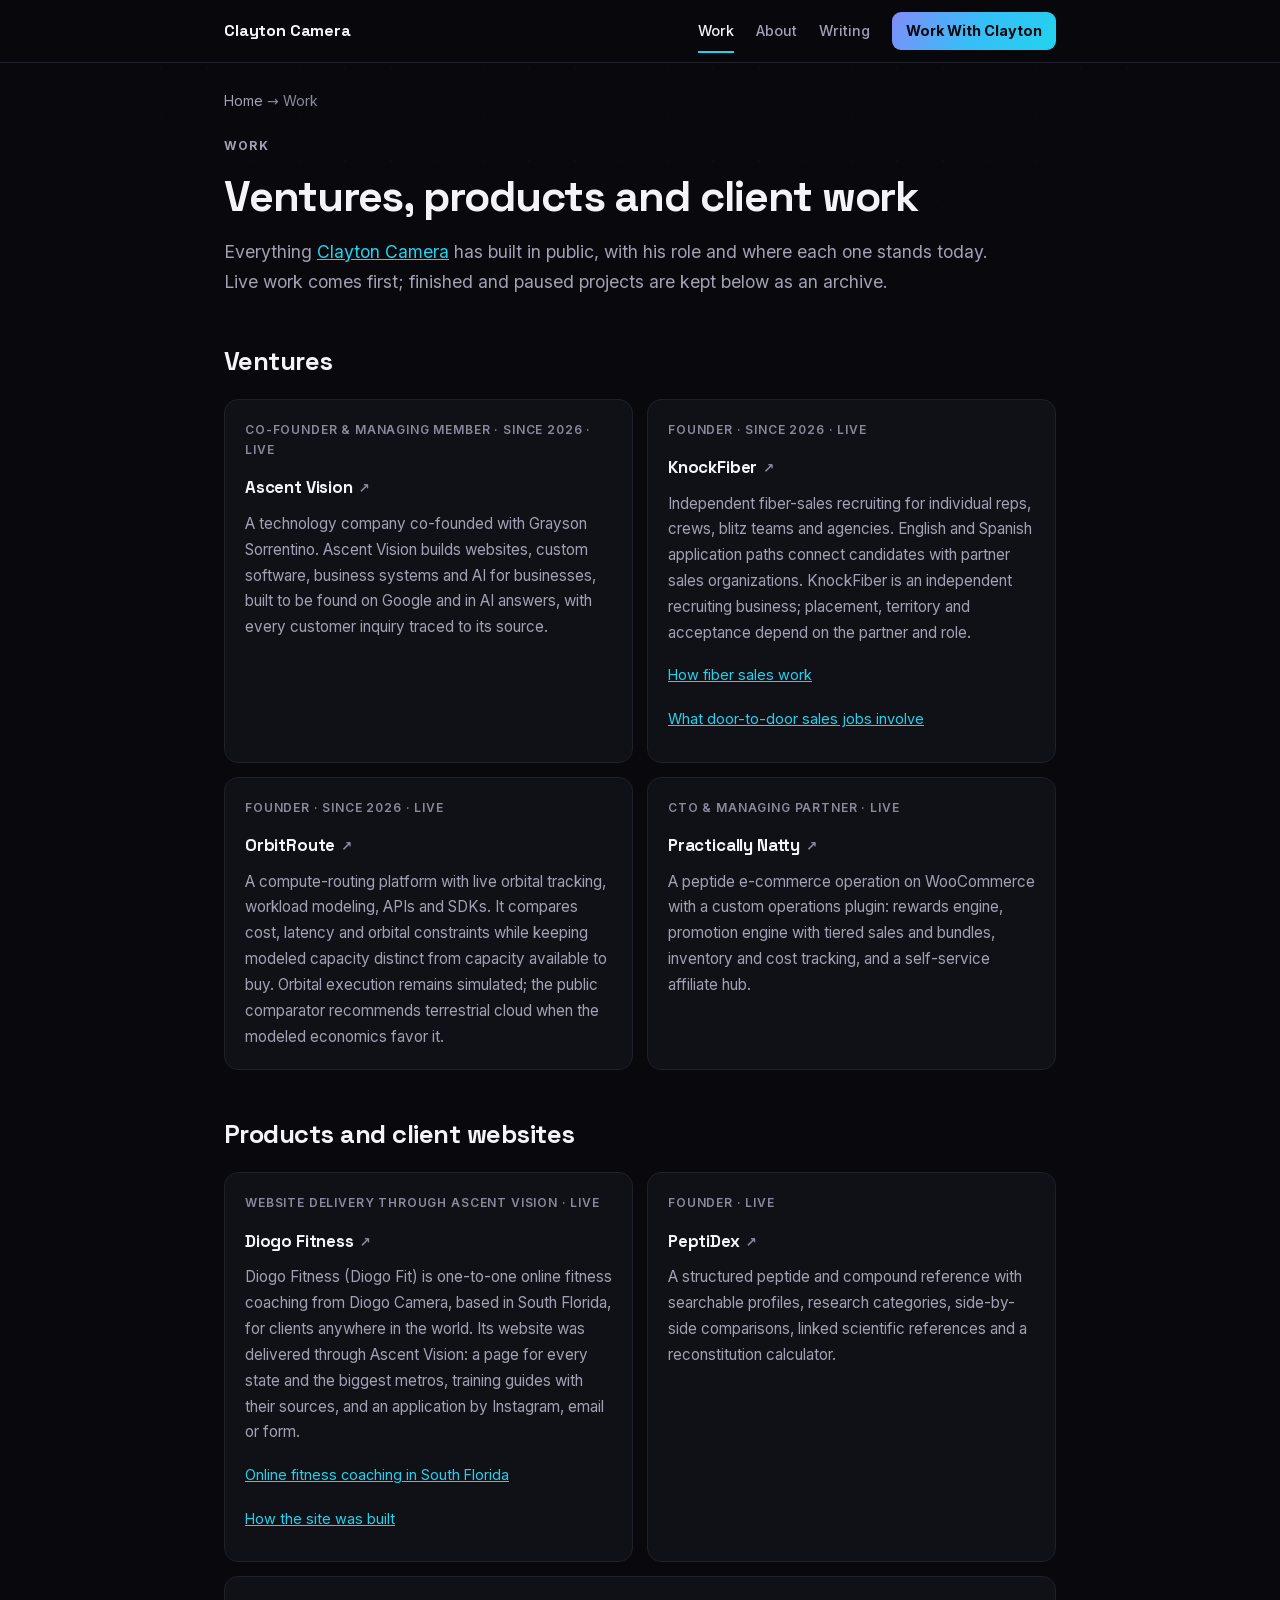
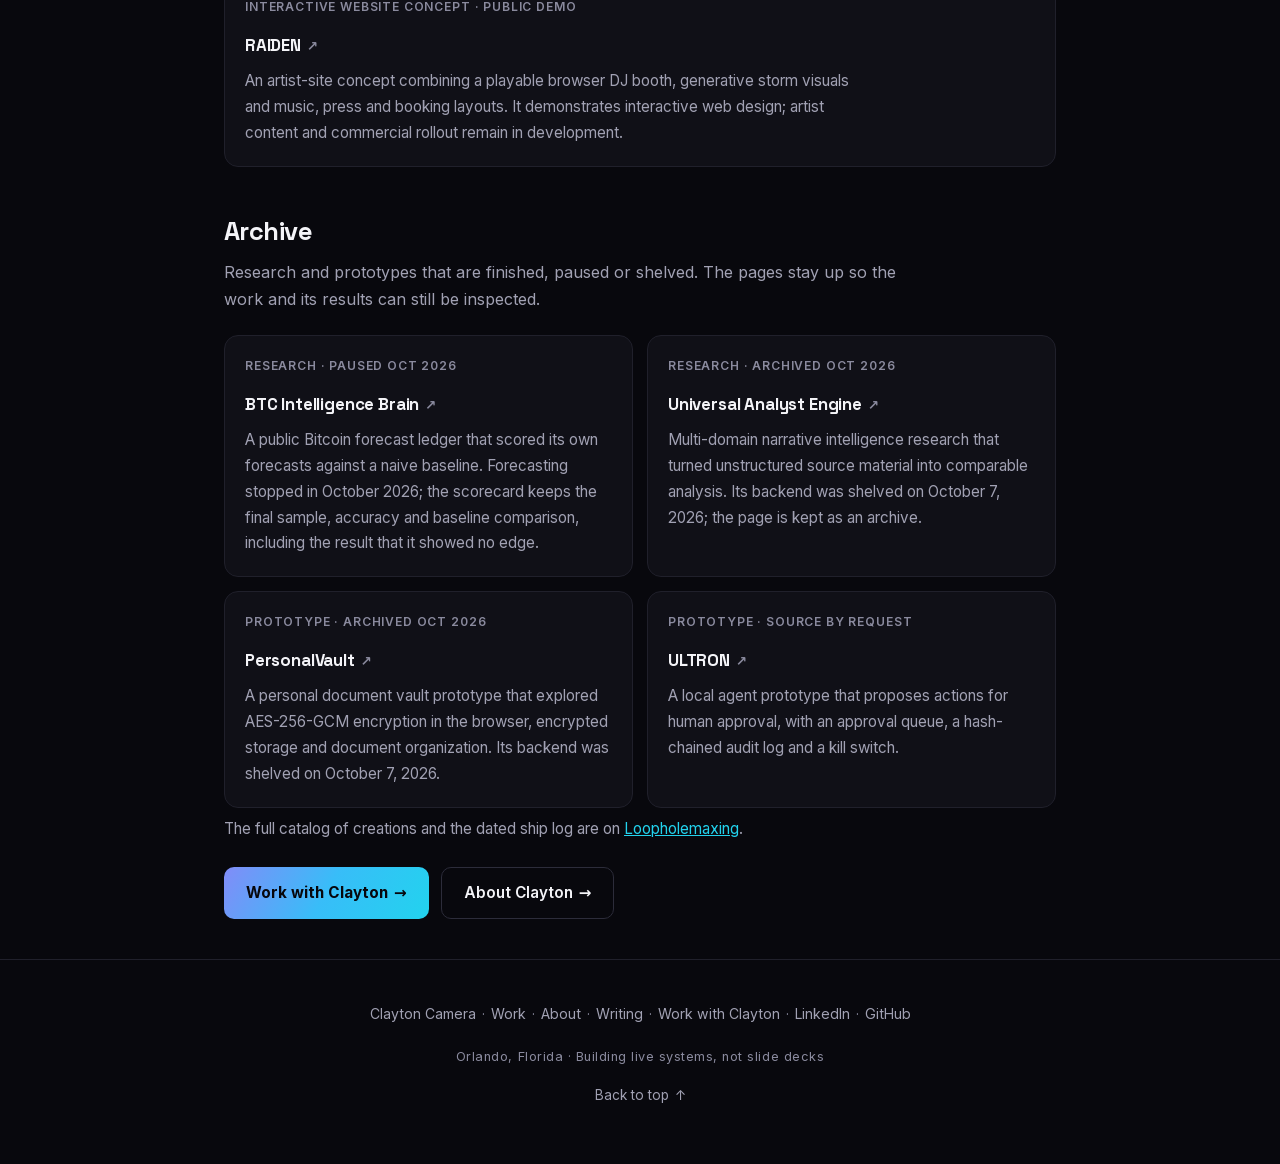
<file: work/index.html>
<!DOCTYPE html>
<html lang="en">
<head>
  <meta charset="UTF-8">
  <meta name="viewport" content="width=device-width, initial-scale=1.0">

  <!-- ================================================================
       /work/ — every venture, product, client site and archived
       project, with Clayton's role and an honest status. The homepage
       shows a selection; this page is the complete list.

       Status words are claims: "Live" only for things that are live
       today, archived/paused items say when they stopped. When a status
       changes, change it here, on the homepage, and in the ItemList
       below in the same commit. Internal ops tools stay off this page.
       Person @id is referenced, never redefined (see /index.html).
       ================================================================ -->

  <title>Work — Clayton Camera: Ventures, Products and Client Sites</title>
  <meta name="description" content="Ventures, products and client websites built by Clayton Camera: Ascent Vision, KnockFiber, OrbitRoute, Practically Natty, PeptiDex and Diogo Fitness.">
  <link rel="canonical" href="https://claytoncamera.com/work/">

  <meta property="og:type" content="website">
  <meta property="og:title" content="Work — Clayton Camera">
  <meta property="og:description" content="Ventures, products and client websites built by Clayton Camera, with his role and the current status of each.">
  <meta property="og:url" content="https://claytoncamera.com/work/">
  <meta property="og:site_name" content="Clayton Camera">
  <meta property="og:image" content="https://claytoncamera.com/assets/share-1200x630.jpg">
  <meta property="og:image:width" content="1200">
  <meta property="og:image:height" content="630">
  <meta property="og:image:alt" content="Clayton Camera — technical founder and systems builder, Orlando, Florida">
  <meta name="twitter:card" content="summary_large_image">
  <meta name="twitter:title" content="Work — Clayton Camera">
  <meta name="twitter:description" content="Ventures, products and client websites built by Clayton Camera, with his role and current status.">
  <meta name="twitter:image" content="https://claytoncamera.com/assets/share-1200x630.jpg">
  <meta name="theme-color" content="#08080d">
  <link rel="icon" href="/assets/favicon-64.png" type="image/png">
  <link rel="apple-touch-icon" href="/assets/apple-touch-icon.png">
  <script>document.documentElement.className += ' js';</script>
  <script src="/assets/nav.js" defer></script>

  <script type="application/ld+json">
  {
    "@context": "https://schema.org",
    "@graph": [
      {
        "@type": "CollectionPage",
        "@id": "https://claytoncamera.com/work/#webpage",
        "url": "https://claytoncamera.com/work/",
        "name": "Work — Clayton Camera",
        "description": "Ventures, products and client websites built by Clayton Camera: Ascent Vision, KnockFiber, OrbitRoute, Practically Natty, PeptiDex and Diogo Fitness.",
        "inLanguage": "en-US",
        "isPartOf": { "@id": "https://claytoncamera.com/#website" },
        "about": { "@id": "https://claytoncamera.com/#person" },
        "breadcrumb": { "@id": "https://claytoncamera.com/work/#breadcrumb" },
        "mainEntity": {
          "@type": "ItemList",
          "name": "Work by Clayton Camera",
          "itemListElement": [
            { "@type": "ListItem", "position": 1, "name": "Ascent Vision", "url": "https://ascentvision.org/" },
            { "@type": "ListItem", "position": 2, "name": "KnockFiber", "url": "https://www.knockfiber.com/" },
            { "@type": "ListItem", "position": 3, "name": "OrbitRoute", "url": "https://www.orbitroute.ai" },
            { "@type": "ListItem", "position": 4, "name": "Practically Natty", "url": "https://practicallynatty.com" },
            { "@type": "ListItem", "position": 5, "name": "PeptiDex", "url": "https://www.thepeptidex.net" },
            { "@type": "ListItem", "position": 6, "name": "Diogo Fitness", "url": "https://diogofit.com/" },
            { "@type": "ListItem", "position": 7, "name": "RAIDEN", "url": "https://raiden.biz/" },
            { "@type": "ListItem", "position": 8, "name": "BTC Intelligence Brain", "url": "https://loopholemaxing.com/btc-brain/" },
            { "@type": "ListItem", "position": 9, "name": "Universal Analyst Engine", "url": "https://loopholemaxing.com/uae/" },
            { "@type": "ListItem", "position": 10, "name": "PersonalVault", "url": "https://loopholemaxing.com/vault/" },
            { "@type": "ListItem", "position": 11, "name": "ULTRON", "url": "https://loopholemaxing.com/ultron/" }
          ]
        }
      },
      {
        "@type": "BreadcrumbList",
        "@id": "https://claytoncamera.com/work/#breadcrumb",
        "itemListElement": [
          { "@type": "ListItem", "position": 1, "name": "Clayton Camera", "item": "https://claytoncamera.com/" },
          { "@type": "ListItem", "position": 2, "name": "Work" }
        ]
      }
    ]
  }
  </script>

  <link rel="preload" href="/assets/fonts/space-grotesk-latin.woff2" as="font" type="font/woff2" crossorigin>
  <link rel="preload" href="/assets/fonts/inter-latin.woff2" as="font" type="font/woff2" crossorigin>
  <link rel="stylesheet" href="/assets/fonts.css">
  <link rel="stylesheet" href="/assets/article.css">
</head>
<body>
  <a class="skip-link" href="#main">Skip to content</a>
  <div class="bg-grid"></div>

  <header class="top-header">
    <div class="wrap">
      <a class="logo" href="/">Clayton Camera</a>
      <nav id="primary-nav" aria-label="Primary"><ul class="nav-links">
        <li><a href="/work/" aria-current="page">Work</a></li>
        <li class="hide-sm"><a href="/about/">About</a></li>
        <li class="hide-sm"><a href="/writing/">Writing</a></li>
        <li><a class="nav-cta" href="https://workwithclayton.com/">Work With Clayton</a></li>
      </ul></nav>
      <button class="nav-toggle" type="button" aria-expanded="false" aria-controls="primary-nav" aria-label="Menu"><span class="nav-toggle-bars" aria-hidden="true"></span></button>
    </div>
  </header>

  <main class="wrap wide" id="main" tabindex="-1">
    <nav class="crumbs" aria-label="Breadcrumb"><a href="/">Home</a> <span aria-hidden="true">→</span> <span aria-current="page">Work</span></nav>

    <div class="page">
      <p class="eyebrow">Work</p>
      <h1>Ventures, products and client work</h1>
      <p class="lede">Everything <a href="/about/">Clayton Camera</a> has built in public, with his role and where each one stands today. Live work comes first; finished and paused projects are kept below as an archive.</p>

      <section aria-labelledby="ventures">
        <h2 id="ventures">Ventures</h2>
        <div class="cards">
          <div class="card" id="ascent-vision">
            <div class="meta">Co-founder &amp; Managing Member · Since 2026 · Live</div>
            <h3><a href="https://ascentvision.org/" target="_blank" rel="noopener">Ascent Vision</a></h3>
            <p>A technology company co-founded with Grayson Sorrentino. Ascent Vision builds websites, custom software, business systems and AI for businesses, built to be found on Google and in AI answers, with every customer inquiry traced to its source.</p>
          </div>
          <div class="card" id="knockfiber">
            <div class="meta">Founder · Since 2026 · Live</div>
            <h3><a href="https://www.knockfiber.com/" target="_blank" rel="noopener">KnockFiber</a></h3>
            <p>Independent fiber-sales recruiting for individual reps, crews, blitz teams and agencies. English and Spanish application paths connect candidates with partner sales organizations. KnockFiber is an independent recruiting business; placement, territory and acceptance depend on the partner and role.</p>
            <p class="card-links"><a href="https://www.knockfiber.com/fiber-sales-guide" target="_blank" rel="noopener">How fiber sales work</a> <a href="https://www.knockfiber.com/door-to-door-sales-jobs" target="_blank" rel="noopener">What door-to-door sales jobs involve</a></p>
          </div>
          <div class="card" id="orbitroute">
            <div class="meta">Founder · Since 2026 · Live</div>
            <h3><a href="https://www.orbitroute.ai" target="_blank" rel="noopener">OrbitRoute</a></h3>
            <p>A compute-routing platform with live orbital tracking, workload modeling, APIs and SDKs. It compares cost, latency and orbital constraints while keeping modeled capacity distinct from capacity available to buy. Orbital execution remains simulated; the public comparator recommends terrestrial cloud when the modeled economics favor it.</p>
          </div>
          <div class="card" id="practically-natty">
            <div class="meta">CTO &amp; Managing Partner · Live</div>
            <h3><a href="https://practicallynatty.com" target="_blank" rel="noopener">Practically Natty</a></h3>
            <p>A peptide e-commerce operation on WooCommerce with a custom operations plugin: rewards engine, promotion engine with tiered sales and bundles, inventory and cost tracking, and a self-service affiliate hub.</p>
          </div>
        </div>
      </section>

      <section aria-labelledby="products">
        <h2 id="products">Products and client websites</h2>
        <div class="cards">
          <div class="card" id="diogo-fitness">
            <div class="meta">Website delivery through Ascent Vision · Live</div>
            <h3><a href="https://diogofit.com/" target="_blank" rel="noopener">Diogo Fitness</a></h3>
            <p>Diogo Fitness (Diogo Fit) is one-to-one online fitness coaching from Diogo Camera, based in South Florida, for clients anywhere in the world. Its website was delivered through Ascent Vision: a page for every state and the biggest metros, training guides with their sources, and an application by Instagram, email or form.</p>
            <p class="card-links"><a href="https://diogofit.com/online-coaching/florida/miami-metro/" target="_blank" rel="noopener">Online fitness coaching in South Florida</a> <a href="/writing/building-a-search-program-for-an-online-coach/">How the site was built</a></p>
          </div>
          <div class="card" id="peptidex">
            <div class="meta">Founder · Live</div>
            <h3><a href="https://www.thepeptidex.net" target="_blank" rel="noopener">PeptiDex</a></h3>
            <p>A structured peptide and compound reference with searchable profiles, research categories, side-by-side comparisons, linked scientific references and a reconstitution calculator.</p>
          </div>
          <div class="card" id="raiden">
            <div class="meta">Interactive website concept · Public demo</div>
            <h3><a href="https://raiden.biz/" target="_blank" rel="noopener">RAIDEN</a></h3>
            <p>An artist-site concept combining a playable browser DJ booth, generative storm visuals and music, press and booking layouts. It demonstrates interactive web design; artist content and commercial rollout remain in development.</p>
          </div>
        </div>
      </section>

      <section aria-labelledby="archive">
        <h2 id="archive">Archive</h2>
        <p>Research and prototypes that are finished, paused or shelved. The pages stay up so the work and its results can still be inspected.</p>
        <div class="cards">
          <div class="card" id="btc-intelligence-brain">
            <div class="meta">Research · Paused Oct 2026</div>
            <h3><a href="https://loopholemaxing.com/btc-brain/" target="_blank" rel="noopener">BTC Intelligence Brain</a></h3>
            <p>A public Bitcoin forecast ledger that scored its own forecasts against a naive baseline. Forecasting stopped in October 2026; the scorecard keeps the final sample, accuracy and baseline comparison, including the result that it showed no edge.</p>
          </div>
          <div class="card" id="universal-analyst-engine">
            <div class="meta">Research · Archived Oct 2026</div>
            <h3><a href="https://loopholemaxing.com/uae/" target="_blank" rel="noopener">Universal Analyst Engine</a></h3>
            <p>Multi-domain narrative intelligence research that turned unstructured source material into comparable analysis. Its backend was shelved on October 7, 2026; the page is kept as an archive.</p>
          </div>
          <div class="card" id="personalvault">
            <div class="meta">Prototype · Archived Oct 2026</div>
            <h3><a href="https://loopholemaxing.com/vault/" target="_blank" rel="noopener">PersonalVault</a></h3>
            <p>A personal document vault prototype that explored AES-256-GCM encryption in the browser, encrypted storage and document organization. Its backend was shelved on October 7, 2026.</p>
          </div>
          <div class="card" id="ultron">
            <div class="meta">Prototype · Source by request</div>
            <h3><a href="https://loopholemaxing.com/ultron/" target="_blank" rel="noopener">ULTRON</a></h3>
            <p>A local agent prototype that proposes actions for human approval, with an approval queue, a hash-chained audit log and a kill switch.</p>
          </div>
        </div>
        <p class="section-note">The full catalog of creations and the dated ship log are on <a href="https://loopholemaxing.com/" target="_blank" rel="noopener">Loopholemaxing</a>.</p>
      </section>

      <div class="cta-row">
        <a class="btn-hire" href="https://workwithclayton.com/">Work with Clayton <span aria-hidden="true">→</span></a>
        <a class="btn-ghost" href="/about/">About Clayton <span aria-hidden="true">→</span></a>
      </div>
    </div>
  </main>

  <footer class="site-footer">
    <p><span class="fl-i"><a href="/">Clayton Camera</a> ·</span> <span class="fl-i"><a href="/work/">Work</a> ·</span> <span class="fl-i"><a href="/about/">About</a> ·</span> <span class="fl-i"><a href="/writing/">Writing</a> ·</span> <span class="fl-i"><a href="https://workwithclayton.com/">Work with Clayton</a> ·</span> <span class="fl-i"><a href="https://www.linkedin.com/in/claytoncamera" rel="me">LinkedIn</a> ·</span> <span class="fl-i"><a href="https://github.com/claytoncamera" rel="me">GitHub</a></span></p>
    <p class="footer-tagline">Orlando, Florida · Building live systems, not slide decks</p>
    <a class="to-top" href="#main">Back to top <span aria-hidden="true">↑</span></a>
  </footer>

  <script async src="https://analytics-hub-production-9e6b.up.railway.app/track.js?v=20260616a" data-site="claytoncamera"></script>
</body>
</html>
</file>
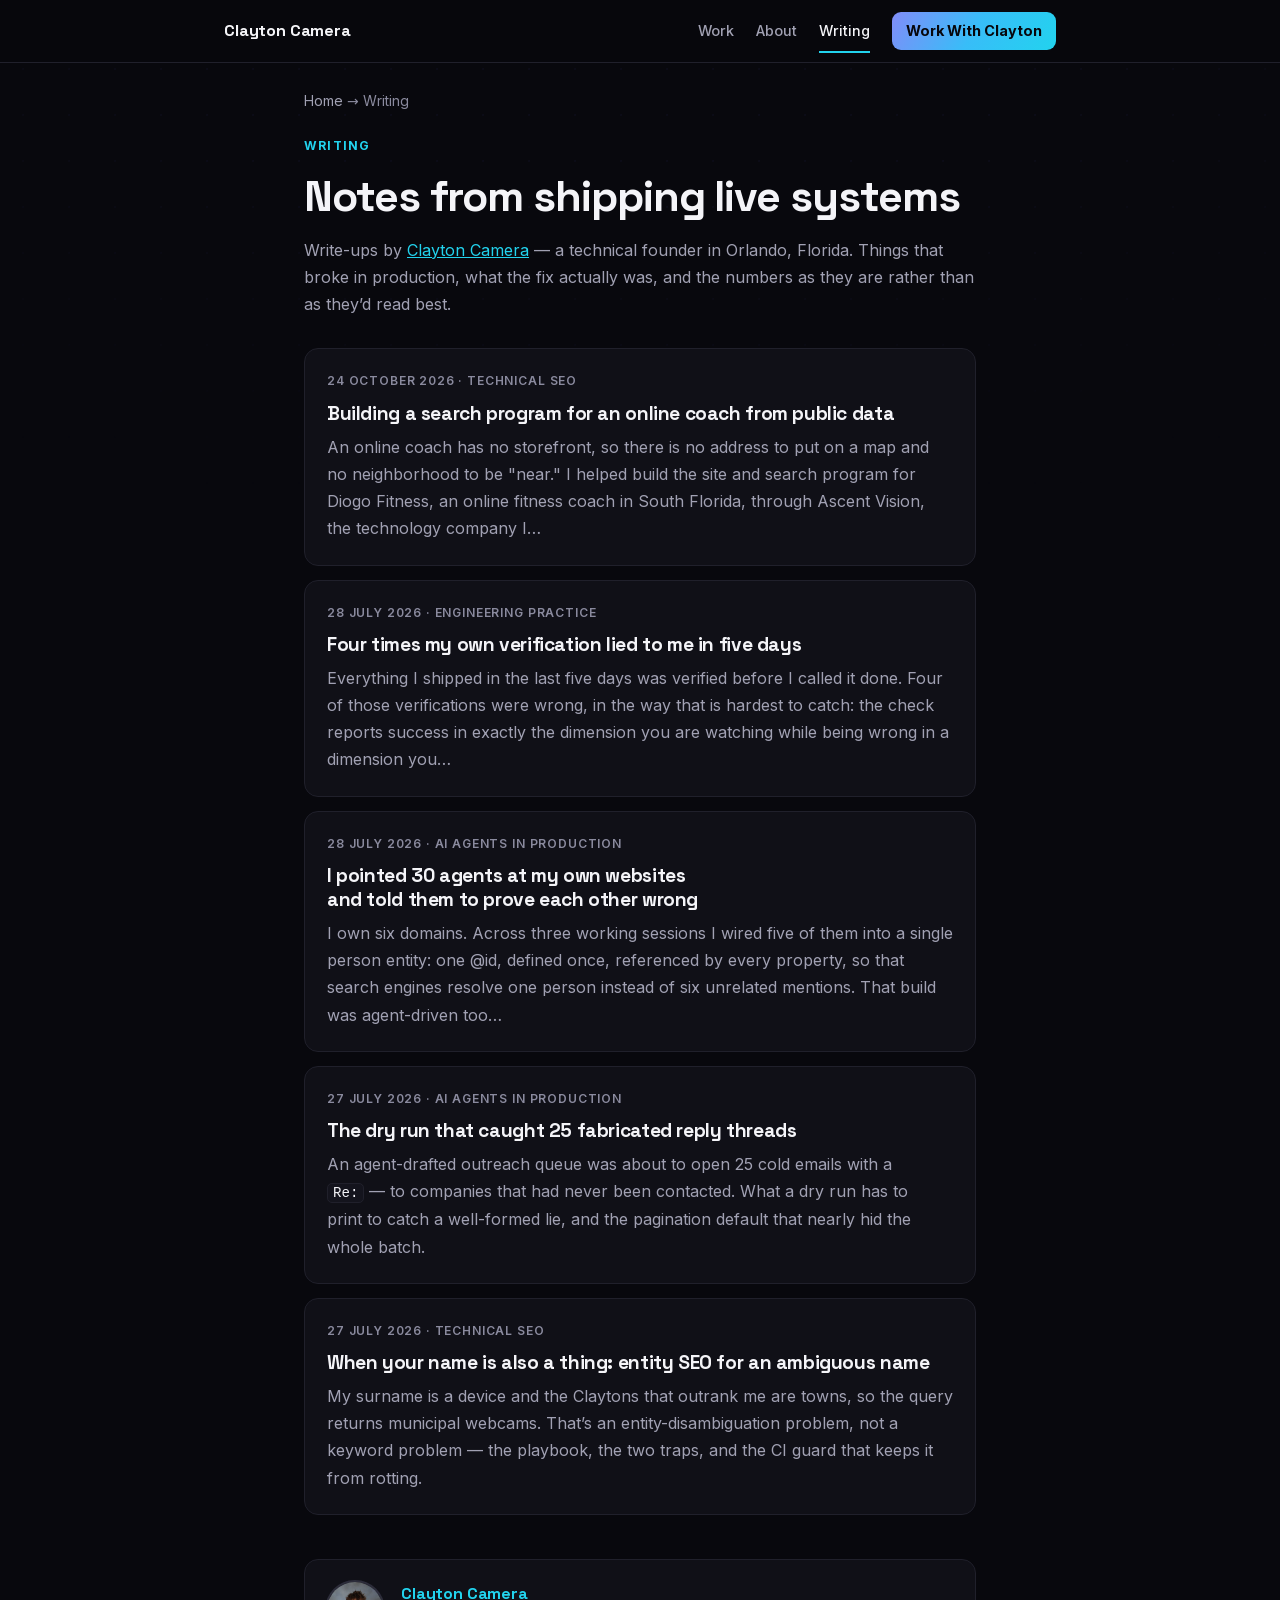
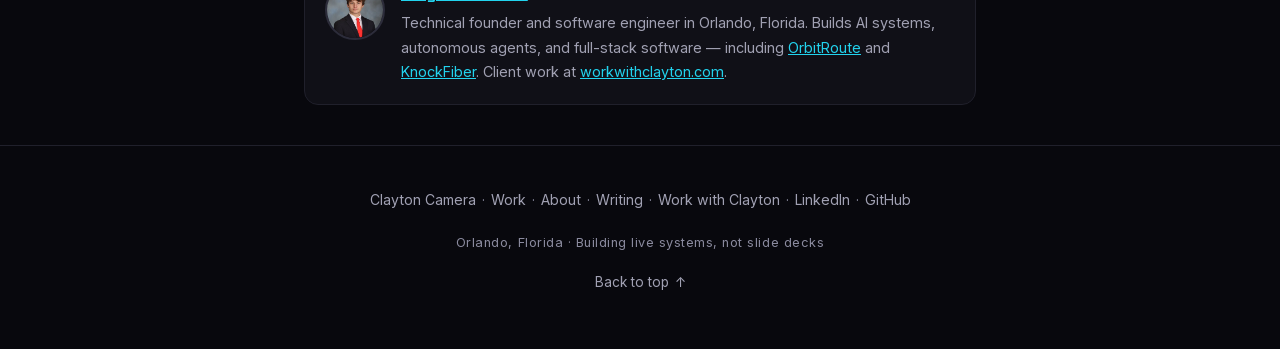
<file: writing/index.html>
<!DOCTYPE html>
<html lang="en">
<head>
  <meta charset="UTF-8">
  <meta name="viewport" content="width=device-width, initial-scale=1.0">

  <!-- ================================================================
       /writing/ — the byline surface.

       Purpose is entity reinforcement, not traffic: every post is
       authored by the ONE Person @id owned by the homepage
       (https://claytoncamera.com/#person), which is what merges these
       pages, the homepage and the other domains into a single person
       in the knowledge graph.

       Rules for new posts:
         · author + publisher REFERENCE the Person @id, never redefine it
         · add a <url> entry to /sitemap.xml (tests/seo-scan.sh fails otherwise)
         · add the post to the list below — an unlinked post is an orphan
         · self-canonical, and the slug never changes after publication
       ================================================================ -->

  <title>Writing — Clayton Camera</title>
  <meta name="description" content="Technical write-ups by Clayton Camera, Orlando, FL: entity SEO, AI agents in production, and what breaks when you ship live systems solo.">
  <link rel="canonical" href="https://claytoncamera.com/writing/">

  <meta property="og:type" content="website">
  <meta property="og:title" content="Writing — Clayton Camera">
  <meta property="og:description" content="Technical write-ups by Clayton Camera — entity SEO, AI agents in production, and what breaks when you ship live systems solo.">
  <meta property="og:url" content="https://claytoncamera.com/writing/">
  <meta property="og:site_name" content="Clayton Camera">
  <meta property="og:image" content="https://claytoncamera.com/assets/share-1200x630.jpg">
  <meta property="og:image:width" content="1200">
  <meta property="og:image:height" content="630">
  <meta property="og:image:alt" content="Clayton Camera — technical founder and systems builder, Orlando, Florida">
  <meta name="twitter:card" content="summary_large_image">
  <meta name="twitter:title" content="Writing — Clayton Camera">
  <meta name="twitter:description" content="Technical write-ups by Clayton Camera — entity SEO, AI agents in production, and shipping live systems solo.">
  <meta name="twitter:image" content="https://claytoncamera.com/assets/share-1200x630.jpg">
  <meta name="theme-color" content="#08080d">
  <link rel="icon" href="/assets/favicon-64.png" type="image/png">
  <link rel="apple-touch-icon" href="/assets/apple-touch-icon.png">
  <script>document.documentElement.className += ' js';</script>
  <script src="/assets/nav.js" defer></script>

  <script type="application/ld+json">
  {
    "@context": "https://schema.org",
    "@graph": [
      {
        "@type": "Blog",
        "@id": "https://claytoncamera.com/writing/#blog",
        "url": "https://claytoncamera.com/writing/",
        "name": "Writing — Clayton Camera",
        "description": "Technical write-ups on entity SEO, AI agents in production, and shipping live systems solo.",
        "inLanguage": "en-US",
        "isPartOf": { "@id": "https://claytoncamera.com/#website" },
        "author": { "@id": "https://claytoncamera.com/#person" },
        "publisher": { "@id": "https://claytoncamera.com/#person" },
        "blogPost": [
          {
            "@type": "BlogPosting",
            "@id": "https://claytoncamera.com/writing/building-a-search-program-for-an-online-coach/#article",
            "headline": "Building a search program for an online coach from public data",
            "url": "https://claytoncamera.com/writing/building-a-search-program-for-an-online-coach/",
            "datePublished": "2026-10-24",
            "author": { "@id": "https://claytoncamera.com/#person" }
          },
          {
            "@type": "BlogPosting",
            "@id": "https://claytoncamera.com/writing/four-times-my-verification-lied/#article",
            "headline": "Four times my own verification lied to me in five days",
            "url": "https://claytoncamera.com/writing/four-times-my-verification-lied/",
            "datePublished": "2026-07-28",
            "author": { "@id": "https://claytoncamera.com/#person" }
          },
          {
            "@type": "BlogPosting",
            "@id": "https://claytoncamera.com/writing/30-agents-audit-my-own-network/#article",
            "headline": "I pointed 30 agents at my own websites and told them to prove each other wrong",
            "url": "https://claytoncamera.com/writing/30-agents-audit-my-own-network/",
            "datePublished": "2026-07-28",
            "author": { "@id": "https://claytoncamera.com/#person" }
          },
          {
            "@type": "BlogPosting",
            "@id": "https://claytoncamera.com/writing/dry-run-caught-25-fake-reply-threads/#article",
            "headline": "The dry run that caught 25 fabricated reply threads",
            "url": "https://claytoncamera.com/writing/dry-run-caught-25-fake-reply-threads/",
            "datePublished": "2026-07-27",
            "author": { "@id": "https://claytoncamera.com/#person" }
          },
          {
            "@type": "BlogPosting",
            "@id": "https://claytoncamera.com/writing/entity-seo-when-your-name-is-a-thing/#article",
            "headline": "When your name is also a thing: entity SEO for an ambiguous name",
            "url": "https://claytoncamera.com/writing/entity-seo-when-your-name-is-a-thing/",
            "datePublished": "2026-07-27",
            "author": { "@id": "https://claytoncamera.com/#person" }
          }
        ]
      },
      {
        "@type": "BreadcrumbList",
        "itemListElement": [
          { "@type": "ListItem", "position": 1, "name": "Clayton Camera", "item": "https://claytoncamera.com/" },
          { "@type": "ListItem", "position": 2, "name": "Writing" }
        ]
      }
    ]
  }
  </script>

  <link rel="preload" href="/assets/fonts/space-grotesk-latin.woff2" as="font" type="font/woff2" crossorigin>
  <link rel="preload" href="/assets/fonts/inter-latin.woff2" as="font" type="font/woff2" crossorigin>
  <link rel="stylesheet" href="/assets/fonts.css">
  <link rel="stylesheet" href="/assets/article.css">
</head>
<body>
  <a class="skip-link" href="#main">Skip to content</a>
  <div class="bg-grid"></div>

  <header class="top-header">
    <div class="wrap">
      <a class="logo" href="/">Clayton Camera</a>
      <nav id="primary-nav" aria-label="Primary"><ul class="nav-links">
        <li><a href="/work/">Work</a></li>
        <li class="hide-sm"><a href="/about/">About</a></li>
        <li class="hide-sm"><a href="/writing/" aria-current="page">Writing</a></li>
        <li><a class="nav-cta" href="https://workwithclayton.com/">Work With Clayton</a></li>
      </ul></nav>
      <button class="nav-toggle" type="button" aria-expanded="false" aria-controls="primary-nav" aria-label="Menu"><span class="nav-toggle-bars" aria-hidden="true"></span></button>
    </div>
  </header>

  <main class="wrap" id="main" tabindex="-1">
    <nav class="crumbs" aria-label="Breadcrumb"><a href="/">Home</a> <span aria-hidden="true">→</span> <span aria-current="page">Writing</span></nav>

    <section class="listing">
      <p class="eyebrow">Writing</p>
      <h1>Notes from shipping live systems</h1>
      <p>Write-ups by <a href="/" rel="author">Clayton Camera</a> — a technical founder in Orlando, Florida. Things that broke in production, what the fix actually was, and the numbers as they are rather than as they’d read best.</p>

      <ul class="post-list">
        <li>
          <p class="meta">24 October 2026 · Technical SEO</p>
          <h2><a href="/writing/building-a-search-program-for-an-online-coach/">Building a search program for an online coach from public data</a></h2>
          <p>An online coach has no storefront, so there is no address to put on a map and no neighborhood to be "near." I helped build the site and search program for Diogo Fitness, an online fitness coach in South Florida, through Ascent Vision, the technology company I…</p>
        </li>
        <li>
          <p class="meta">28 July 2026 · Engineering practice</p>
          <h2><a href="/writing/four-times-my-verification-lied/">Four times my own verification lied to me in five days</a></h2>
          <p>Everything I shipped in the last five days was verified before I called it done. Four of those verifications were wrong, in the way that is hardest to catch: the check reports success in exactly the dimension you are watching while being wrong in a dimension you…</p>
        </li>
        <li>
          <p class="meta">28 July 2026 · AI agents in production</p>
          <h2><a href="/writing/30-agents-audit-my-own-network/">I pointed 30 agents at my own websites and told them to prove each other wrong</a></h2>
          <p>I own six domains. Across three working sessions I wired five of them into a single person entity: one @id, defined once, referenced by every property, so that search engines resolve one person instead of six unrelated mentions. That build was agent-driven too…</p>
        </li>
        <li>
          <p class="meta">27 July 2026 · AI agents in production</p>
          <h2><a href="/writing/dry-run-caught-25-fake-reply-threads/">The dry run that caught 25 fabricated reply threads</a></h2>
          <p>An agent-drafted outreach queue was about to open 25 cold emails with a <code>Re:</code> — to companies that had never been contacted. What a dry run has to print to catch a well-formed lie, and the pagination default that nearly hid the whole batch.</p>
        </li>
        <li>
          <p class="meta">27 July 2026 · Technical SEO</p>
          <h2><a href="/writing/entity-seo-when-your-name-is-a-thing/">When your name is also a thing: entity SEO for an ambiguous name</a></h2>
          <p>My surname is a device and the Claytons that outrank me are towns, so the query returns municipal webcams. That’s an entity-disambiguation problem, not a keyword problem — the playbook, the two traps, and the CI guard that keeps it from rotting.</p>
        </li>
      </ul>

      <div class="author-card">
        <img src="/assets/clayton-camera.jpg" width="60" height="60" alt="Clayton Camera, technical founder and software engineer in Orlando, Florida" loading="lazy" decoding="async">
        <div>
          <h3><a href="/" rel="author">Clayton Camera</a></h3>
          <p>Technical founder and software engineer in Orlando, Florida. Builds AI systems, autonomous agents, and full-stack software — including <a href="https://www.orbitroute.ai">OrbitRoute</a> and <a href="https://www.knockfiber.com/">KnockFiber</a>. Client work at <a href="https://workwithclayton.com/">workwithclayton.com</a>.</p>
        </div>
      </div>
    </section>
  </main>

  <footer class="site-footer">
    <p><span class="fl-i"><a href="/">Clayton Camera</a> ·</span> <span class="fl-i"><a href="/work/">Work</a> ·</span> <span class="fl-i"><a href="/about/">About</a> ·</span> <span class="fl-i"><a href="/writing/">Writing</a> ·</span> <span class="fl-i"><a href="https://workwithclayton.com/">Work with Clayton</a> ·</span> <span class="fl-i"><a href="https://www.linkedin.com/in/claytoncamera" rel="me">LinkedIn</a> ·</span> <span class="fl-i"><a href="https://github.com/claytoncamera" rel="me">GitHub</a></span></p>
    <p class="footer-tagline">Orlando, Florida · Building live systems, not slide decks</p>
    <a class="to-top" href="#top">Back to top <span aria-hidden="true">↑</span></a>
  </footer>
</body>
</html>
</file>
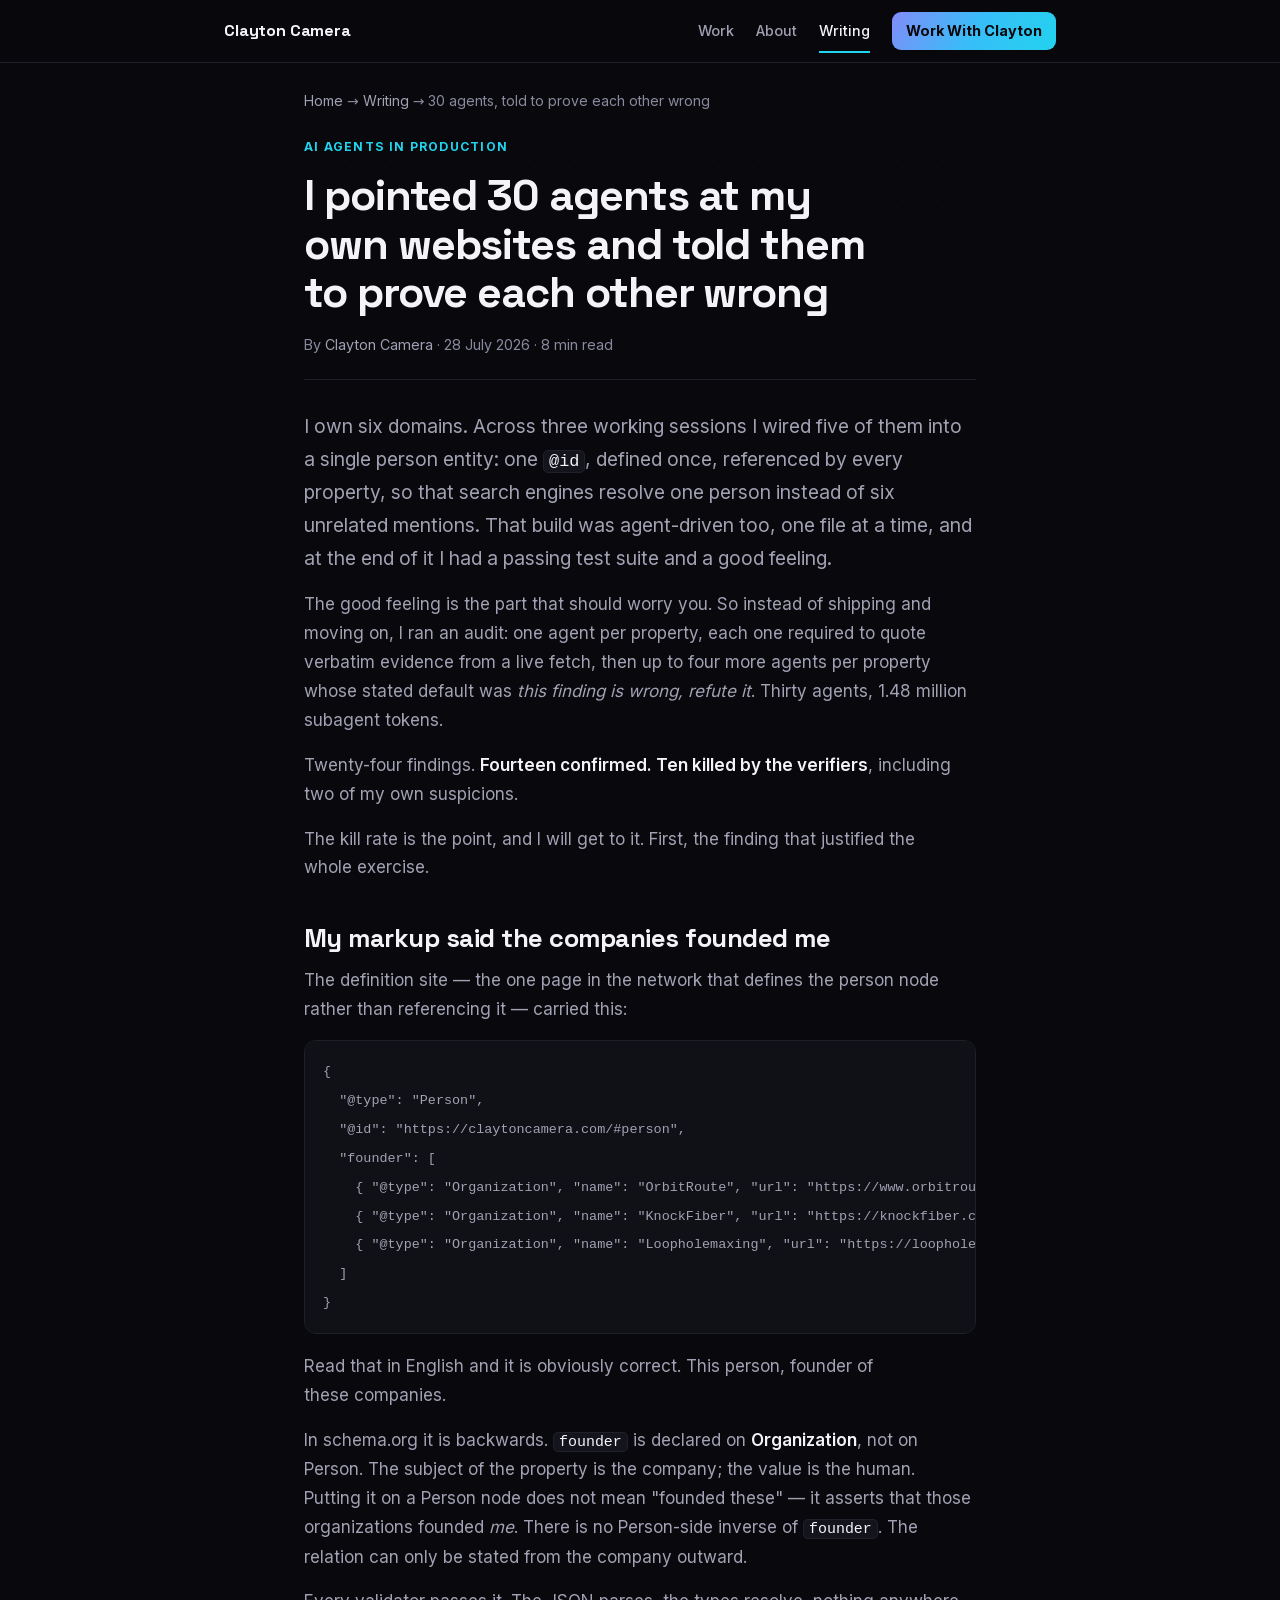
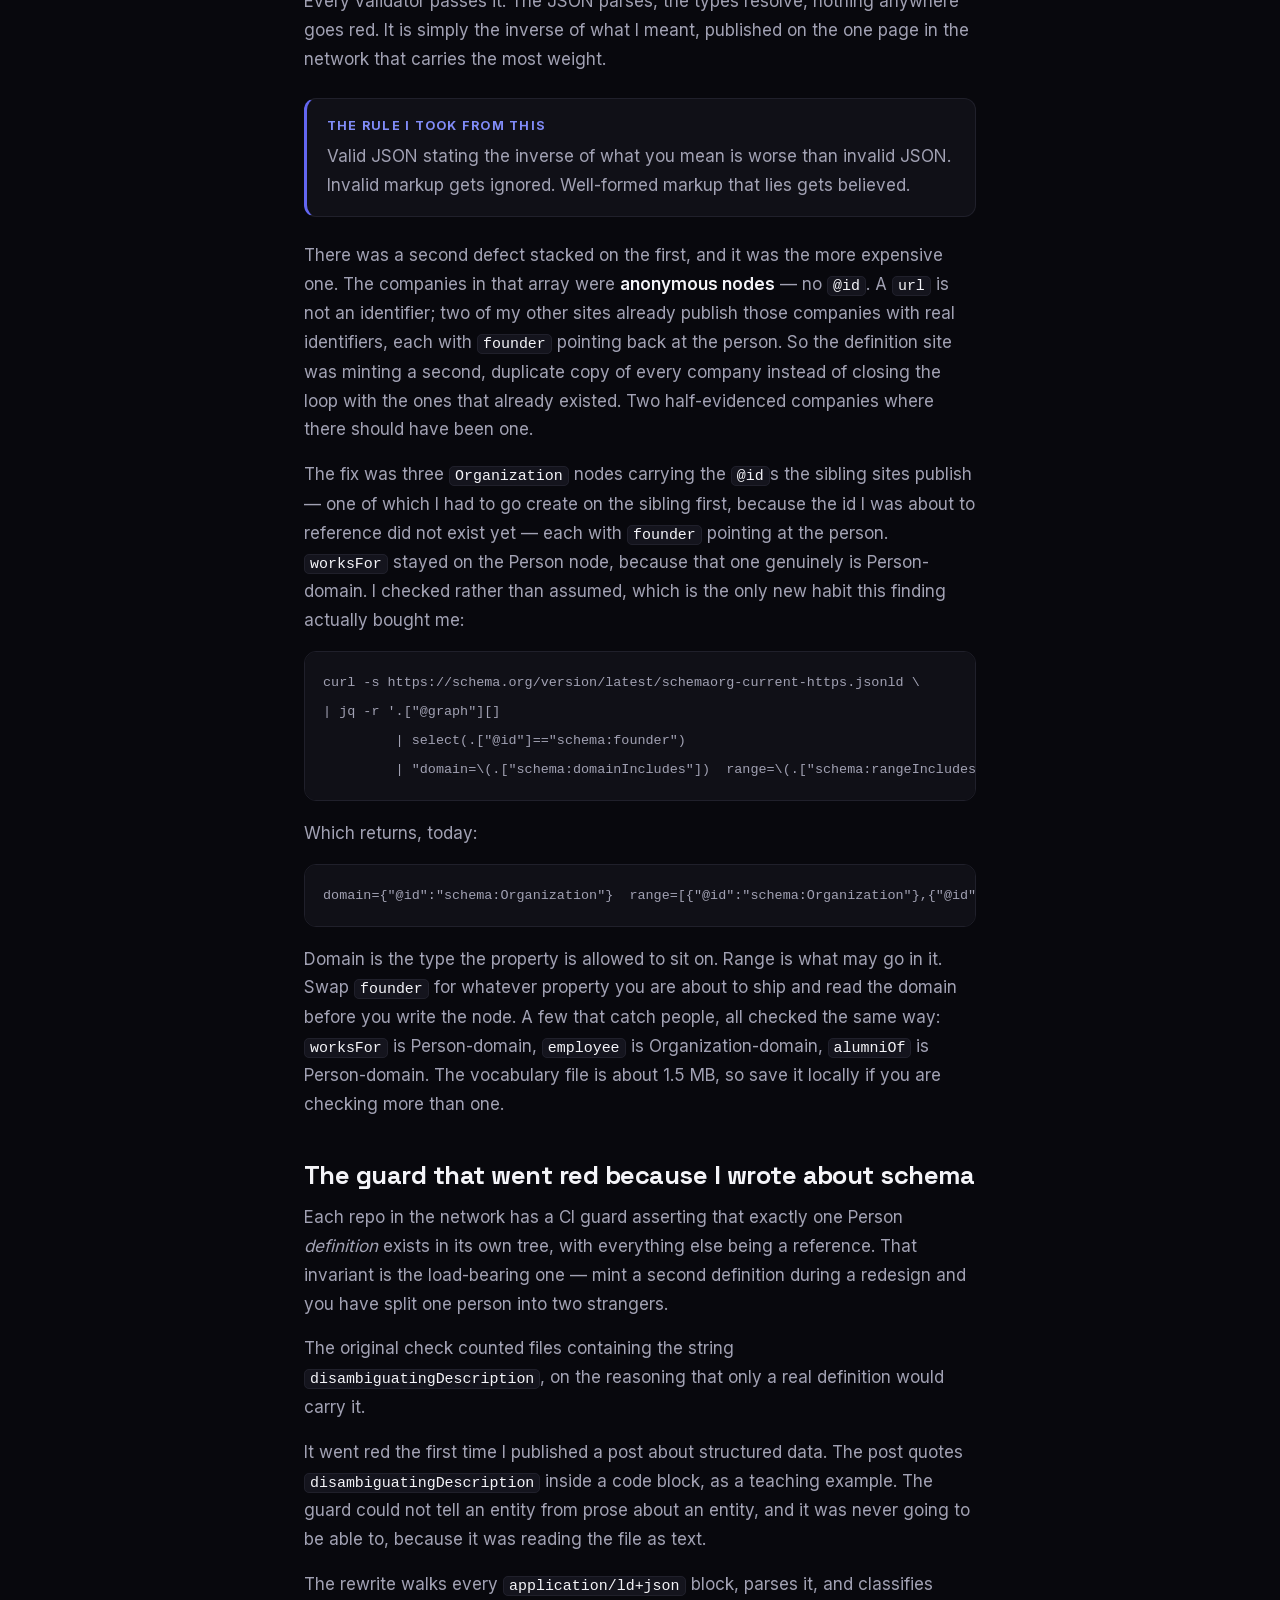
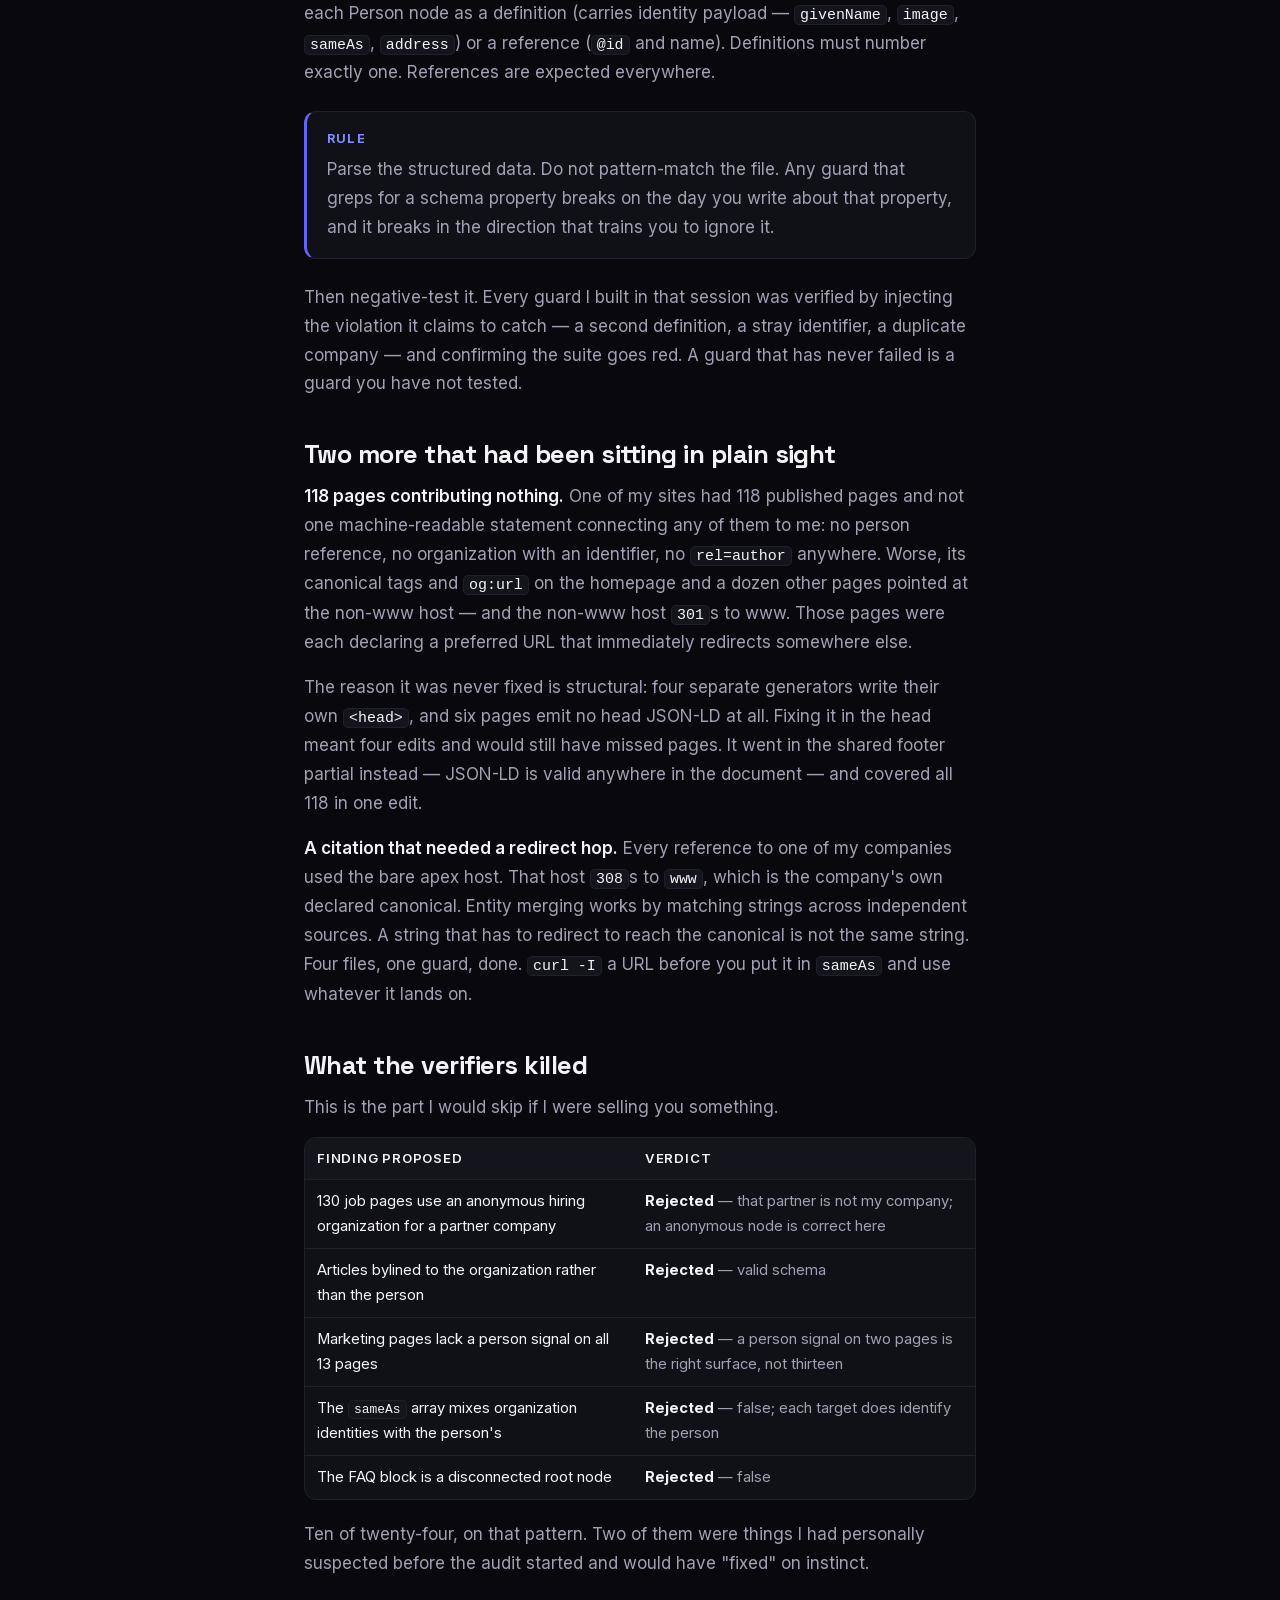
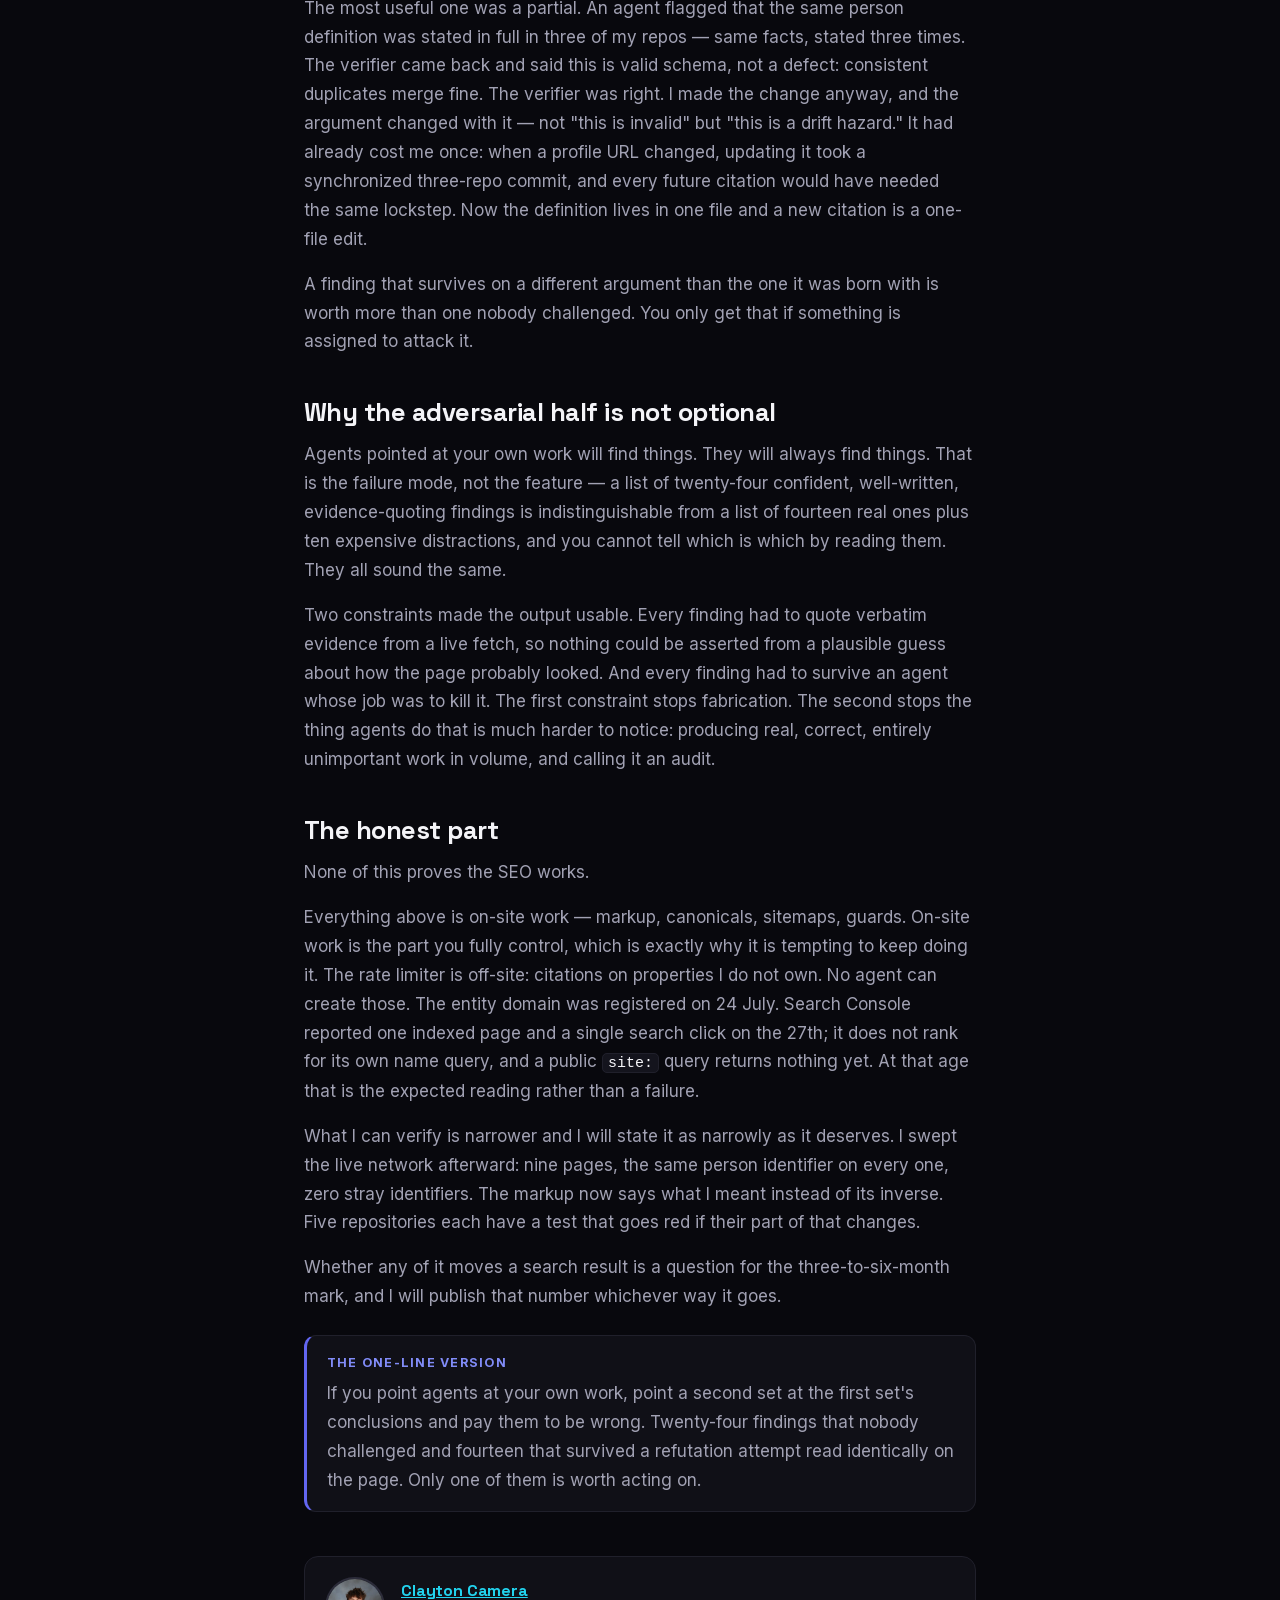
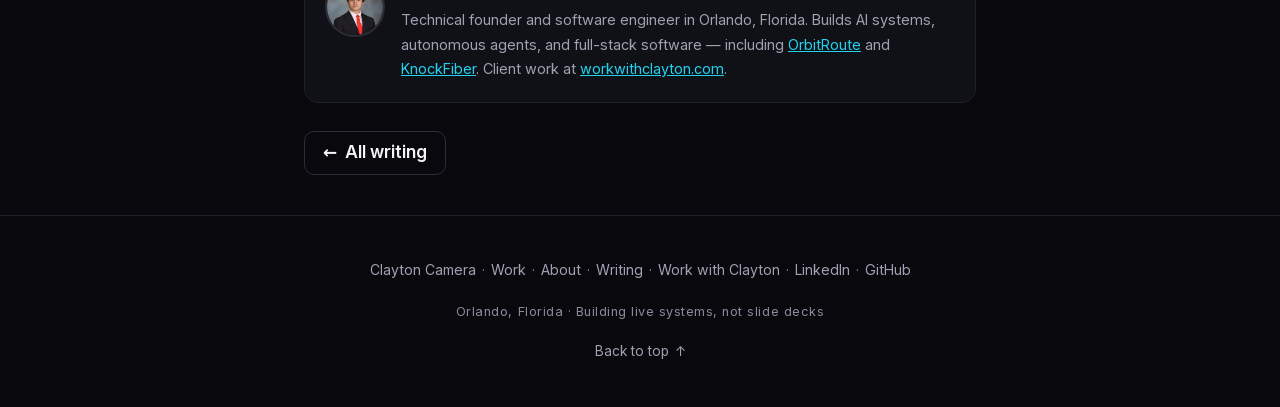
<file: writing/30-agents-audit-my-own-network/index.html>
<!DOCTYPE html>
<html lang="en">
<head>
  <meta charset="UTF-8">
  <meta name="viewport" content="width=device-width, initial-scale=1.0">

  <title>I pointed 30 agents at my own websites and told them to prove each other wrong — Clayton Camera</title>
  <meta name="description" content="I wired five domains into one person entity, then had 30 agents audit it, each told to prove the others wrong: 24 findings, 14 confirmed, 10 killed.">
  <link rel="canonical" href="https://claytoncamera.com/writing/30-agents-audit-my-own-network/">

  <meta property="og:type" content="article">
  <meta property="og:title" content="I pointed 30 agents at my own websites and told them to prove each other wrong">
  <meta property="og:description" content="I wired five domains into one person entity, then had 30 agents audit it, each told to prove the others wrong: 24 findings, 14 confirmed, 10 killed.">
  <meta property="og:url" content="https://claytoncamera.com/writing/30-agents-audit-my-own-network/">
  <meta property="og:site_name" content="Clayton Camera">
  <meta property="og:image" content="https://claytoncamera.com/assets/share-1200x630.jpg">
  <meta property="og:image:width" content="1200">
  <meta property="og:image:height" content="630">
  <meta property="og:image:alt" content="Clayton Camera — technical founder and systems builder, Orlando, Florida">
  <meta property="article:author" content="Clayton Camera">
  <meta property="article:published_time" content="2026-07-28">
  <meta name="twitter:card" content="summary_large_image">
  <meta name="twitter:title" content="I pointed 30 agents at my own websites and told them to prove each other wrong">
  <meta name="twitter:description" content="I wired five domains into one person entity, then had 30 agents audit it, each told to prove the others wrong: 24 findings, 14 confirmed, 10 killed.">
  <meta name="twitter:image" content="https://claytoncamera.com/assets/share-1200x630.jpg">
  <meta name="theme-color" content="#08080d">
  <link rel="icon" href="/assets/favicon-64.png" type="image/png">
  <link rel="apple-touch-icon" href="/assets/apple-touch-icon.png">
  <script>document.documentElement.className += ' js';</script>
  <script src="/assets/nav.js" defer></script>

  <!-- author + publisher REFERENCE the canonical Person @id owned by the
       homepage. Never redefine it here — see the note in /index.html. -->
  <script type="application/ld+json">
{
  "@context": "https://schema.org",
  "@graph": [
    {
      "@type": "BlogPosting",
      "@id": "https://claytoncamera.com/writing/30-agents-audit-my-own-network/#article",
      "headline": "I pointed 30 agents at my own websites and told them to prove each other wrong",
      "description": "I wired five domains into one person entity, then had 30 agents audit it, each told to prove the others wrong: 24 findings, 14 confirmed, 10 killed.",
      "url": "https://claytoncamera.com/writing/30-agents-audit-my-own-network/",
      "mainEntityOfPage": "https://claytoncamera.com/writing/30-agents-audit-my-own-network/",
      "datePublished": "2026-07-28",
      "dateModified": "2026-07-28",
      "inLanguage": "en-US",
      "image": "https://claytoncamera.com/assets/clayton-camera.jpg",
      "author": {
        "@id": "https://claytoncamera.com/#person"
      },
      "publisher": {
        "@id": "https://claytoncamera.com/#person"
      },
      "isPartOf": {
        "@id": "https://claytoncamera.com/writing/#blog"
      },
      "keywords": "AI agents, adversarial review, schema.org, JSON-LD, entity SEO, structured data, technical SEO"
    },
    {
      "@type": "BreadcrumbList",
      "itemListElement": [
        {
          "@type": "ListItem",
          "position": 1,
          "name": "Clayton Camera",
          "item": "https://claytoncamera.com/"
        },
        {
          "@type": "ListItem",
          "position": 2,
          "name": "Writing",
          "item": "https://claytoncamera.com/writing/"
        },
        {
          "@type": "ListItem",
          "position": 3,
          "name": "30 agents, told to prove each other wrong"
        }
      ]
    }
  ]
}
  </script>

  <link rel="preload" href="/assets/fonts/space-grotesk-latin.woff2" as="font" type="font/woff2" crossorigin>
  <link rel="preload" href="/assets/fonts/inter-latin.woff2" as="font" type="font/woff2" crossorigin>
  <link rel="stylesheet" href="/assets/fonts.css">
  <link rel="stylesheet" href="/assets/article.css">
</head>
<body>
  <a class="skip-link" href="#main">Skip to content</a>
  <div class="bg-grid"></div>

  <header class="top-header">
    <div class="wrap">
      <a class="logo" href="/">Clayton Camera</a>
      <nav id="primary-nav" aria-label="Primary"><ul class="nav-links">
        <li><a href="/work/">Work</a></li>
        <li class="hide-sm"><a href="/about/">About</a></li>
        <li class="hide-sm"><a href="/writing/" aria-current="true">Writing</a></li>
        <li><a class="nav-cta" href="https://workwithclayton.com/">Work With Clayton</a></li>
      </ul></nav>
      <button class="nav-toggle" type="button" aria-expanded="false" aria-controls="primary-nav" aria-label="Menu"><span class="nav-toggle-bars" aria-hidden="true"></span></button>
    </div>
  </header>

  <main class="wrap" id="main" tabindex="-1">
    <nav class="crumbs" aria-label="Breadcrumb"><a href="/">Home</a> <span aria-hidden="true">→</span> <a href="/writing/">Writing</a> <span aria-hidden="true">→</span> <span aria-current="page">30 agents, told to prove each other wrong</span></nav>

    <article>
      <p class="eyebrow">AI agents in production</p>
      <h1>I pointed 30 agents at my own websites and told them to prove each other wrong</h1>
      <p class="byline">By <a href="/" rel="author">Clayton Camera</a> · 28 July 2026 · 8 min read</p>

      <p class="lede">I own six domains. Across three working sessions I wired five of them into a single person entity: one <code>@id</code>, defined once, referenced by every property, so that search engines resolve one person instead of six unrelated mentions. That build was agent-driven too, one file at a time, and at the end of it I had a passing test suite and a good feeling.</p>

      <p>The good feeling is the part that should worry you. So instead of shipping and moving on, I ran an audit: one agent per property, each one required to quote verbatim evidence from a live fetch, then up to four more agents per property whose stated default was <em>this finding is wrong, refute it</em>. Thirty agents, 1.48 million subagent tokens.</p>

      <p>Twenty-four findings. <strong>Fourteen confirmed. Ten killed by the verifiers</strong>, including two of my own suspicions.</p>

      <p>The kill rate is the point, and I will get to it. First, the finding that justified the whole exercise.</p>

      <h2>My markup said the companies founded me</h2>

      <p>The definition site — the one page in the network that defines the person node rather than referencing it — carried this:</p>

<pre><code>{
  &quot;@type&quot;: &quot;Person&quot;,
  &quot;@id&quot;: &quot;https://claytoncamera.com/#person&quot;,
  &quot;founder&quot;: [
    { &quot;@type&quot;: &quot;Organization&quot;, &quot;name&quot;: &quot;OrbitRoute&quot;, &quot;url&quot;: &quot;https://www.orbitroute.ai&quot; },
    { &quot;@type&quot;: &quot;Organization&quot;, &quot;name&quot;: &quot;KnockFiber&quot;, &quot;url&quot;: &quot;https://knockfiber.com&quot; },
    { &quot;@type&quot;: &quot;Organization&quot;, &quot;name&quot;: &quot;Loopholemaxing&quot;, &quot;url&quot;: &quot;https://loopholemaxing.com/&quot; }
  ]
}</code></pre>

      <p>Read that in English and it is obviously correct. This person, founder of these companies.</p>

      <p>In schema.org it is backwards. <code>founder</code> is declared on <strong>Organization</strong>, not on Person. The subject of the property is the company; the value is the human. Putting it on a Person node does not mean "founded these" — it asserts that those organizations founded <em>me</em>. There is no Person-side inverse of <code>founder</code>. The relation can only be stated from the company outward.</p>

      <p>Every validator passes it. The JSON parses, the types resolve, nothing anywhere goes red. It is simply the inverse of what I meant, published on the one page in the network that carries the most weight.</p>

      <blockquote class="labelled"><strong>The rule I took from this</strong> Valid JSON stating the inverse of what you mean is worse than invalid JSON. Invalid markup gets ignored. Well-formed markup that lies gets believed.</blockquote>

      <p>There was a second defect stacked on the first, and it was the more expensive one. The companies in that array were <strong>anonymous nodes</strong> — no <code>@id</code>. A <code>url</code> is not an identifier; two of my other sites already publish those companies with real identifiers, each with <code>founder</code> pointing back at the person. So the definition site was minting a second, duplicate copy of every company instead of closing the loop with the ones that already existed. Two half-evidenced companies where there should have been one.</p>

      <p>The fix was three <code>Organization</code> nodes carrying the <code>@id</code>s the sibling sites publish — one of which I had to go create on the sibling first, because the id I was about to reference did not exist yet — each with <code>founder</code> pointing at the person. <code>worksFor</code> stayed on the Person node, because that one genuinely is Person-domain. I checked rather than assumed, which is the only new habit this finding actually bought me:</p>

<pre><code>curl -s https://schema.org/version/latest/schemaorg-current-https.jsonld \
| jq -r &#x27;.[&quot;@graph&quot;][]
         | select(.[&quot;@id&quot;]==&quot;schema:founder&quot;)
         | &quot;domain=\(.[&quot;schema:domainIncludes&quot;])  range=\(.[&quot;schema:rangeIncludes&quot;])&quot;&#x27;</code></pre>

      <p>Which returns, today:</p>

<pre><code>domain={&quot;@id&quot;:&quot;schema:Organization&quot;}  range=[{&quot;@id&quot;:&quot;schema:Organization&quot;},{&quot;@id&quot;:&quot;schema:Person&quot;}]</code></pre>

      <p>Domain is the type the property is allowed to sit on. Range is what may go in it. Swap <code>founder</code> for whatever property you are about to ship and read the domain before you write the node. A few that catch people, all checked the same way: <code>worksFor</code> is Person-domain, <code>employee</code> is Organization-domain, <code>alumniOf</code> is Person-domain. The vocabulary file is about 1.5 MB, so save it locally if you are checking more than one.</p>

      <h2>The guard that went red because I wrote about schema</h2>

      <p>Each repo in the network has a CI guard asserting that exactly one Person <em>definition</em> exists in its own tree, with everything else being a reference. That invariant is the load-bearing one — mint a second definition during a redesign and you have split one person into two strangers.</p>

      <p>The original check counted files containing the string <code>disambiguatingDescription</code>, on the reasoning that only a real definition would carry it.</p>

      <p>It went red the first time I published a post about structured data. The post quotes <code>disambiguatingDescription</code> inside a code block, as a teaching example. The guard could not tell an entity from prose about an entity, and it was never going to be able to, because it was reading the file as text.</p>

      <p>The rewrite walks every <code>application/ld+json</code> block, parses it, and classifies each Person node as a definition (carries identity payload — <code>givenName</code>, <code>image</code>, <code>sameAs</code>, <code>address</code>) or a reference (<code>@id</code> and name). Definitions must number exactly one. References are expected everywhere.</p>

      <blockquote class="labelled"><strong>Rule</strong> Parse the structured data. Do not pattern-match the file. Any guard that greps for a schema property breaks on the day you write about that property, and it breaks in the direction that trains you to ignore it.</blockquote>

      <p>Then negative-test it. Every guard I built in that session was verified by injecting the violation it claims to catch — a second definition, a stray identifier, a duplicate company — and confirming the suite goes red. A guard that has never failed is a guard you have not tested.</p>

      <h2>Two more that had been sitting in plain sight</h2>

      <p><strong>118 pages contributing nothing.</strong> One of my sites had 118 published pages and not one machine-readable statement connecting any of them to me: no person reference, no organization with an identifier, no <code>rel=author</code> anywhere. Worse, its canonical tags and <code>og:url</code> on the homepage and a dozen other pages pointed at the non-www host — and the non-www host <code>301</code>s to www. Those pages were each declaring a preferred URL that immediately redirects somewhere else.</p>

      <p>The reason it was never fixed is structural: four separate generators write their own <code>&lt;head&gt;</code>, and six pages emit no head JSON-LD at all. Fixing it in the head meant four edits and would still have missed pages. It went in the shared footer partial instead — JSON-LD is valid anywhere in the document — and covered all 118 in one edit.</p>

      <p><strong>A citation that needed a redirect hop.</strong> Every reference to one of my companies used the bare apex host. That host <code>308</code>s to <code>www</code>, which is the company's own declared canonical. Entity merging works by matching strings across independent sources. A string that has to redirect to reach the canonical is not the same string. Four files, one guard, done. <code>curl -I</code> a URL before you put it in <code>sameAs</code> and use whatever it lands on.</p>

      <h2>What the verifiers killed</h2>

      <p>This is the part I would skip if I were selling you something.</p>

      <table>
        <thead><tr><th scope="col">Finding proposed</th><th scope="col">Verdict</th></tr></thead>
        <tbody><tr><td>130 job pages use an anonymous hiring organization for a partner company</td><td><strong>Rejected</strong> — that partner is not my company; an anonymous node is correct here</td></tr><tr><td>Articles bylined to the organization rather than the person</td><td><strong>Rejected</strong> — valid schema</td></tr><tr><td>Marketing pages lack a person signal on all 13 pages</td><td><strong>Rejected</strong> — a person signal on two pages is the right surface, not thirteen</td></tr><tr><td>The <code>sameAs</code> array mixes organization identities with the person's</td><td><strong>Rejected</strong> — false; each target does identify the person</td></tr><tr><td>The FAQ block is a disconnected root node</td><td><strong>Rejected</strong> — false</td></tr></tbody>
      </table>

      <p>Ten of twenty-four, on that pattern. Two of them were things I had personally suspected before the audit started and would have "fixed" on instinct.</p>

      <p>The most useful one was a partial. An agent flagged that the same person definition was stated in full in three of my repos — same facts, stated three times. The verifier came back and said this is valid schema, not a defect: consistent duplicates merge fine. The verifier was right. I made the change anyway, and the argument changed with it — not "this is invalid" but "this is a drift hazard." It had already cost me once: when a profile URL changed, updating it took a synchronized three-repo commit, and every future citation would have needed the same lockstep. Now the definition lives in one file and a new citation is a one-file edit.</p>

      <p>A finding that survives on a different argument than the one it was born with is worth more than one nobody challenged. You only get that if something is assigned to attack it.</p>

      <h2>Why the adversarial half is not optional</h2>

      <p>Agents pointed at your own work will find things. They will always find things. That is the failure mode, not the feature — a list of twenty-four confident, well-written, evidence-quoting findings is indistinguishable from a list of fourteen real ones plus ten expensive distractions, and you cannot tell which is which by reading them. They all sound the same.</p>

      <p>Two constraints made the output usable. Every finding had to quote verbatim evidence from a live fetch, so nothing could be asserted from a plausible guess about how the page probably looked. And every finding had to survive an agent whose job was to kill it. The first constraint stops fabrication. The second stops the thing agents do that is much harder to notice: producing real, correct, entirely unimportant work in volume, and calling it an audit.</p>

      <h2>The honest part</h2>

      <p>None of this proves the SEO works.</p>

      <p>Everything above is on-site work — markup, canonicals, sitemaps, guards. On-site work is the part you fully control, which is exactly why it is tempting to keep doing it. The rate limiter is off-site: citations on properties I do not own. No agent can create those. The entity domain was registered on 24 July. Search Console reported one indexed page and a single search click on the 27th; it does not rank for its own name query, and a public <code>site:</code> query returns nothing yet. At that age that is the expected reading rather than a failure.</p>

      <p>What I can verify is narrower and I will state it as narrowly as it deserves. I swept the live network afterward: nine pages, the same person identifier on every one, zero stray identifiers. The markup now says what I meant instead of its inverse. Five repositories each have a test that goes red if their part of that changes.</p>

      <p>Whether any of it moves a search result is a question for the three-to-six-month mark, and I will publish that number whichever way it goes.</p>

      <blockquote class="labelled"><strong>The one-line version</strong> If you point agents at your own work, point a second set at the first set's conclusions and pay them to be wrong. Twenty-four findings that nobody challenged and fourteen that survived a refutation attempt read identically on the page. Only one of them is worth acting on.</blockquote>

      <div class="author-card">
        <img src="/assets/clayton-camera.jpg" width="60" height="60" alt="Clayton Camera, technical founder and software engineer in Orlando, Florida" loading="lazy" decoding="async">
        <div>
          <h3><a href="/" rel="author">Clayton Camera</a></h3>
          <p>Technical founder and software engineer in Orlando, Florida. Builds AI systems, autonomous agents, and full-stack software — including <a href="https://www.orbitroute.ai">OrbitRoute</a> and <a href="https://www.knockfiber.com/">KnockFiber</a>. Client work at <a href="https://workwithclayton.com/">workwithclayton.com</a>.</p>
        </div>
      </div>

      <p class="post-end"><a href="/writing/"><span aria-hidden="true">←</span> All writing</a></p>
    </article>
  </main>

  <footer class="site-footer">
    <p><span class="fl-i"><a href="/">Clayton Camera</a> ·</span> <span class="fl-i"><a href="/work/">Work</a> ·</span> <span class="fl-i"><a href="/about/">About</a> ·</span> <span class="fl-i"><a href="/writing/">Writing</a> ·</span> <span class="fl-i"><a href="https://workwithclayton.com/">Work with Clayton</a> ·</span> <span class="fl-i"><a href="https://www.linkedin.com/in/claytoncamera" rel="me">LinkedIn</a> ·</span> <span class="fl-i"><a href="https://github.com/claytoncamera" rel="me">GitHub</a></span></p>
    <p class="footer-tagline">Orlando, Florida · Building live systems, not slide decks</p>
    <a class="to-top" href="#top">Back to top <span aria-hidden="true">↑</span></a>
  </footer>
</body>
</html>
</file>
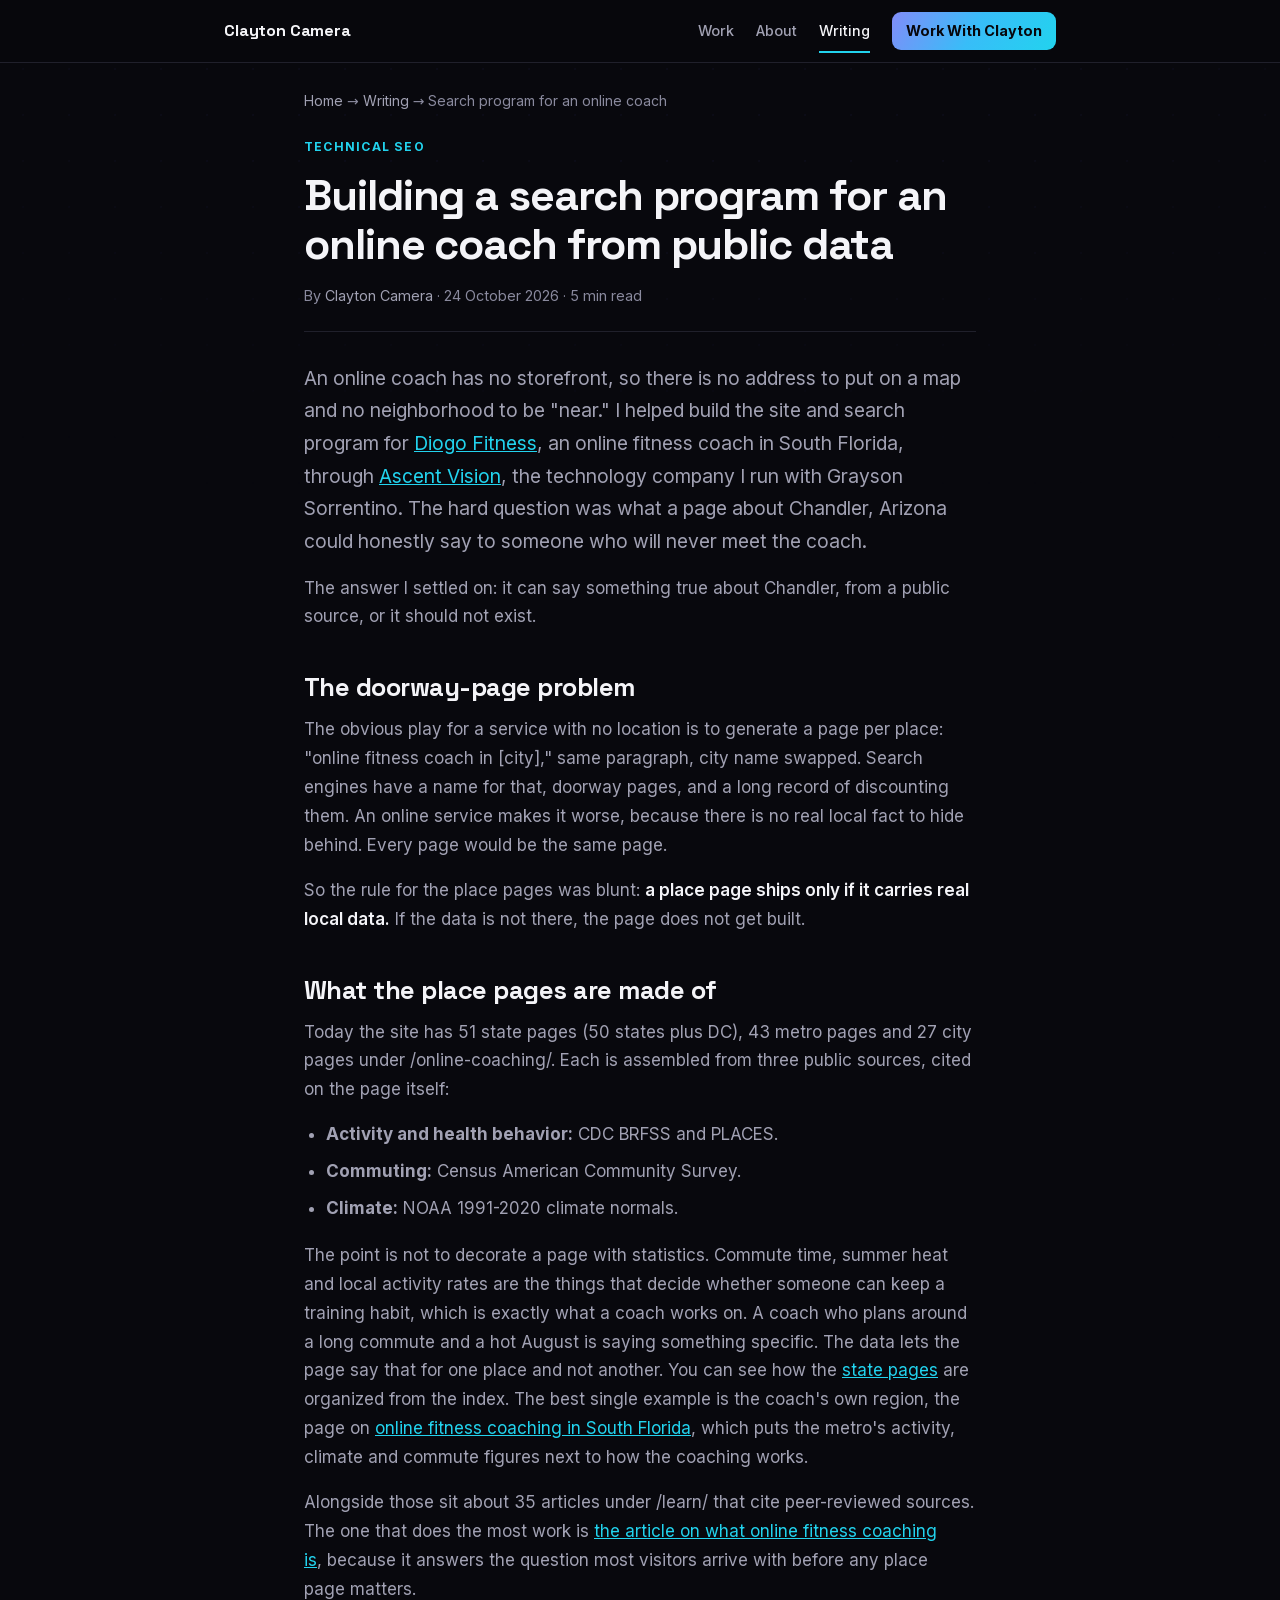
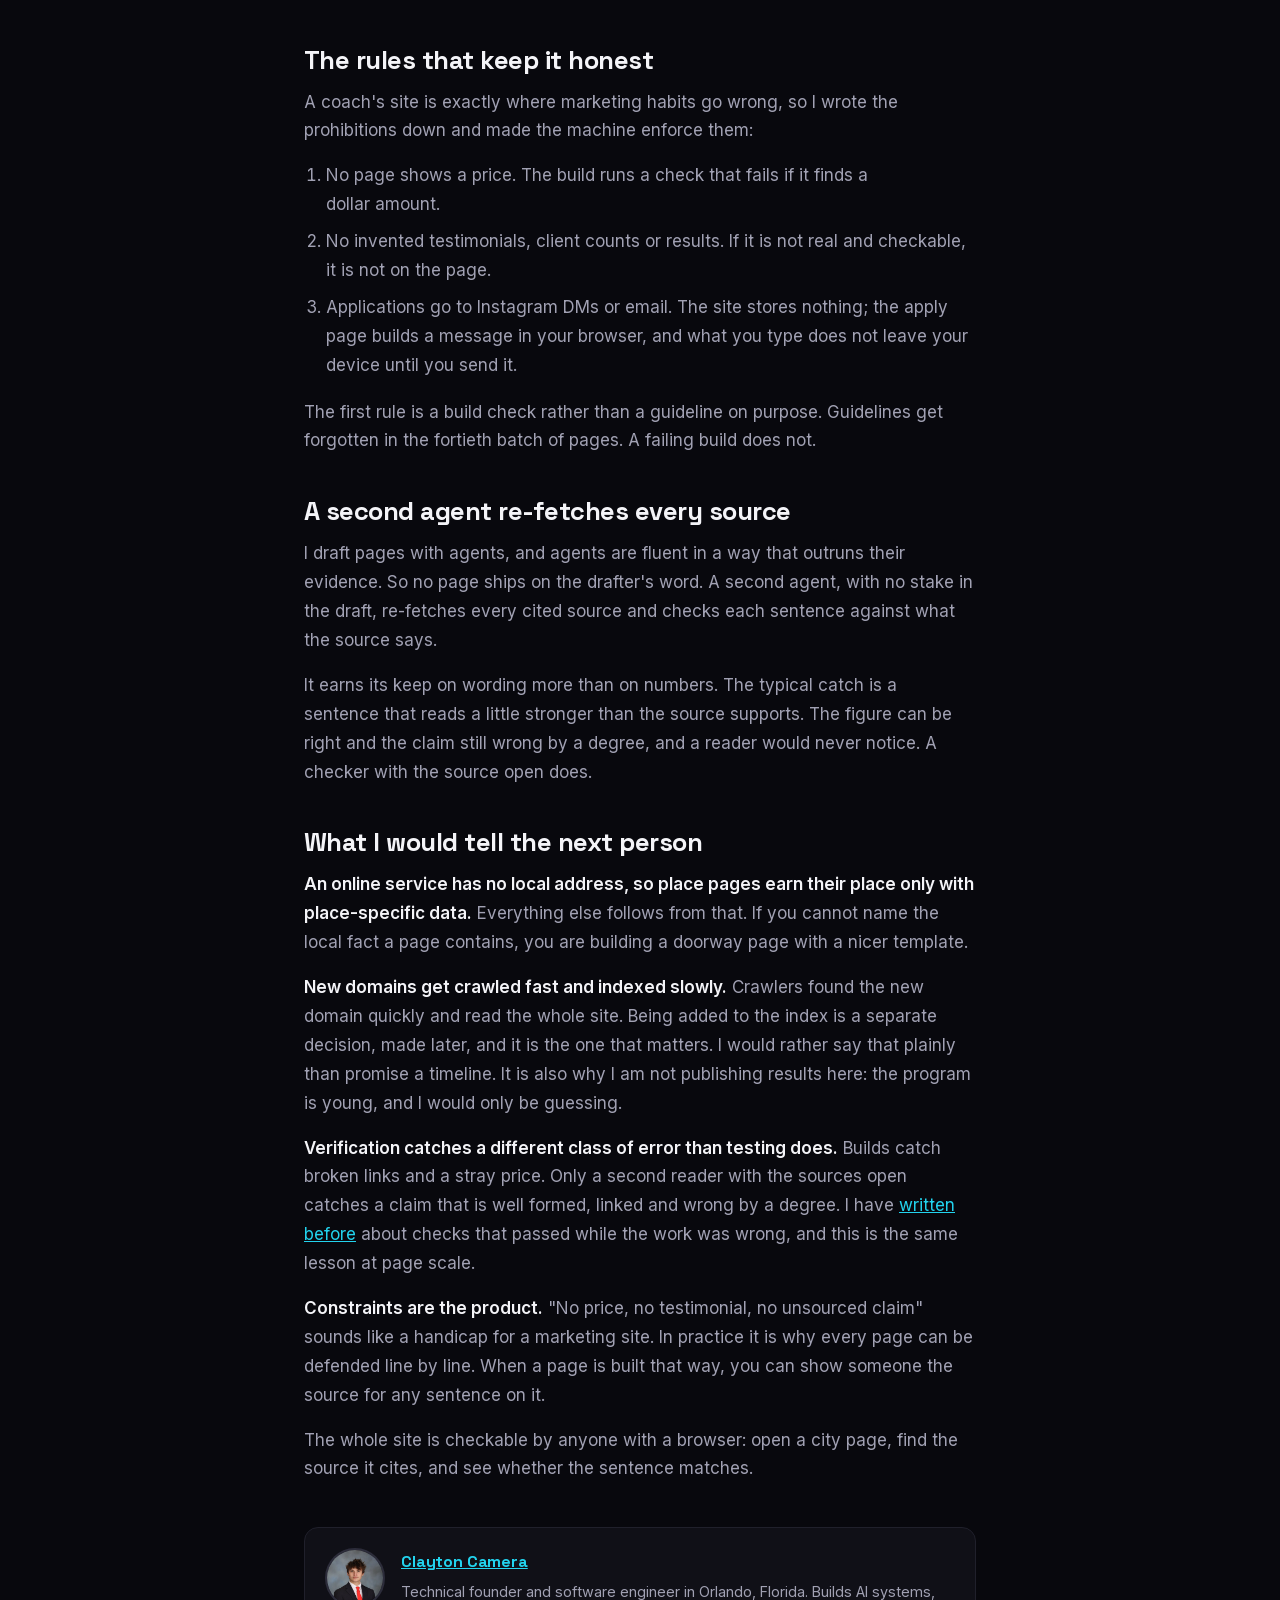
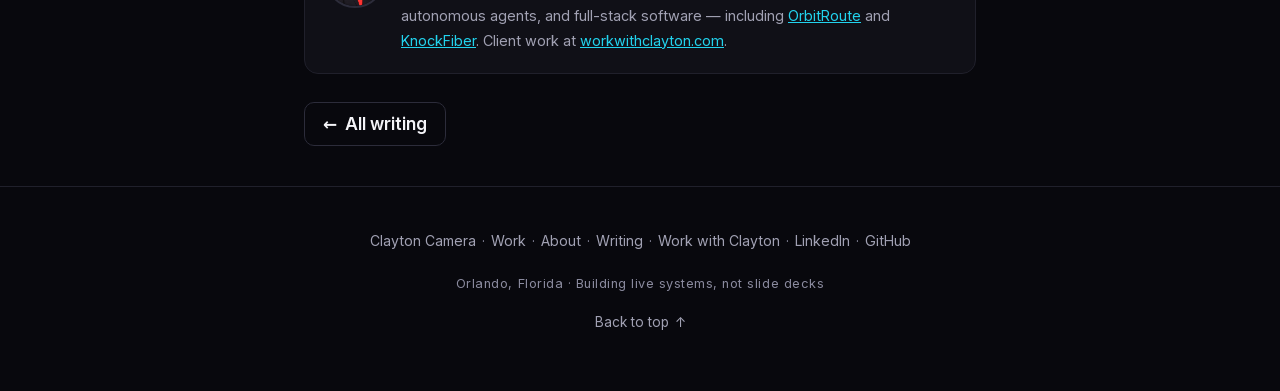
<file: writing/building-a-search-program-for-an-online-coach/index.html>
<!DOCTYPE html>
<html lang="en">
<head>
  <meta charset="UTF-8">
  <meta name="viewport" content="width=device-width, initial-scale=1.0">

  <title>Building a search program for an online coach from public data — Clayton Camera</title>
  <meta name="description" content="How Ascent Vision built the site and search program for an online fitness coach: place pages only where public data gives them something true to say.">
  <link rel="canonical" href="https://claytoncamera.com/writing/building-a-search-program-for-an-online-coach/">

  <meta property="og:type" content="article">
  <meta property="og:title" content="Building a search program for an online coach from public data">
  <meta property="og:description" content="How Ascent Vision built the site and search program for an online fitness coach: place pages only where public data gives them something true to say.">
  <meta property="og:url" content="https://claytoncamera.com/writing/building-a-search-program-for-an-online-coach/">
  <meta property="og:site_name" content="Clayton Camera">
  <meta property="og:image" content="https://claytoncamera.com/assets/share-1200x630.jpg">
  <meta property="og:image:width" content="1200">
  <meta property="og:image:height" content="630">
  <meta property="og:image:alt" content="Clayton Camera — technical founder and systems builder, Orlando, Florida">
  <meta property="article:author" content="Clayton Camera">
  <meta property="article:published_time" content="2026-10-24">
  <meta name="twitter:card" content="summary_large_image">
  <meta name="twitter:title" content="Building a search program for an online coach from public data">
  <meta name="twitter:description" content="How Ascent Vision built the site and search program for an online fitness coach: place pages only where public data gives them something true to say.">
  <meta name="twitter:image" content="https://claytoncamera.com/assets/share-1200x630.jpg">
  <meta name="theme-color" content="#08080d">
  <link rel="icon" href="/assets/favicon-64.png" type="image/png">
  <link rel="apple-touch-icon" href="/assets/apple-touch-icon.png">
  <script>document.documentElement.className += ' js';</script>
  <script src="/assets/nav.js" defer></script>

  <!-- author + publisher REFERENCE the canonical Person @id owned by the
       homepage. Never redefine it here — see the note in /index.html. -->
  <script type="application/ld+json">
{
  "@context": "https://schema.org",
  "@graph": [
    {
      "@type": "BlogPosting",
      "@id": "https://claytoncamera.com/writing/building-a-search-program-for-an-online-coach/#article",
      "headline": "Building a search program for an online coach from public data",
      "description": "How Ascent Vision built the site and search program for an online fitness coach: place pages only where public data gives them something true to say.",
      "url": "https://claytoncamera.com/writing/building-a-search-program-for-an-online-coach/",
      "mainEntityOfPage": "https://claytoncamera.com/writing/building-a-search-program-for-an-online-coach/",
      "datePublished": "2026-10-24",
      "dateModified": "2026-10-28",
      "inLanguage": "en-US",
      "image": "https://claytoncamera.com/assets/clayton-camera.jpg",
      "author": {
        "@id": "https://claytoncamera.com/#person"
      },
      "publisher": {
        "@id": "https://claytoncamera.com/#person"
      },
      "isPartOf": {
        "@id": "https://claytoncamera.com/writing/#blog"
      },
      "keywords": "programmatic SEO, doorway pages, public data, online coaching, fact-checking"
    },
    {
      "@type": "BreadcrumbList",
      "itemListElement": [
        {
          "@type": "ListItem",
          "position": 1,
          "name": "Clayton Camera",
          "item": "https://claytoncamera.com/"
        },
        {
          "@type": "ListItem",
          "position": 2,
          "name": "Writing",
          "item": "https://claytoncamera.com/writing/"
        },
        {
          "@type": "ListItem",
          "position": 3,
          "name": "Search program for an online coach"
        }
      ]
    }
  ]
}
  </script>

  <link rel="preload" href="/assets/fonts/space-grotesk-latin.woff2" as="font" type="font/woff2" crossorigin>
  <link rel="preload" href="/assets/fonts/inter-latin.woff2" as="font" type="font/woff2" crossorigin>
  <link rel="stylesheet" href="/assets/fonts.css">
  <link rel="stylesheet" href="/assets/article.css">
</head>
<body>
  <a class="skip-link" href="#main">Skip to content</a>
  <div class="bg-grid"></div>

  <header class="top-header">
    <div class="wrap">
      <a class="logo" href="/">Clayton Camera</a>
      <nav id="primary-nav" aria-label="Primary"><ul class="nav-links">
        <li><a href="/work/">Work</a></li>
        <li class="hide-sm"><a href="/about/">About</a></li>
        <li class="hide-sm"><a href="/writing/" aria-current="true">Writing</a></li>
        <li><a class="nav-cta" href="https://workwithclayton.com/">Work With Clayton</a></li>
      </ul></nav>
      <button class="nav-toggle" type="button" aria-expanded="false" aria-controls="primary-nav" aria-label="Menu"><span class="nav-toggle-bars" aria-hidden="true"></span></button>
    </div>
  </header>

  <main class="wrap" id="main" tabindex="-1">
    <nav class="crumbs" aria-label="Breadcrumb"><a href="/">Home</a> <span aria-hidden="true">→</span> <a href="/writing/">Writing</a> <span aria-hidden="true">→</span> <span aria-current="page">Search program for an online coach</span></nav>

    <article>
      <p class="eyebrow">Technical SEO</p>
      <h1>Building a search program for an online coach from public data</h1>
      <p class="byline">By <a href="/" rel="author">Clayton Camera</a> · 24 October 2026 · 5 min read</p>

      <p class="lede">An online coach has no storefront, so there is no address to put on a map and no neighborhood to be "near." I helped build the site and search program for <a href="https://diogofit.com/">Diogo Fitness</a>, an online fitness coach in South Florida, through <a href="https://ascentvision.org/">Ascent Vision</a>, the technology company I run with Grayson Sorrentino. The hard question was what a page about Chandler, Arizona could honestly say to someone who will never meet the coach.</p>

      <p>The answer I settled on: it can say something true about Chandler, from a public source, or it should not exist.</p>

      <h2>The doorway-page problem</h2>

      <p>The obvious play for a service with no location is to generate a page per place: "online fitness coach in [city]," same paragraph, city name swapped. Search engines have a name for that, doorway pages, and a long record of discounting them. An online service makes it worse, because there is no real local fact to hide behind. Every page would be the same page.</p>

      <p>So the rule for the place pages was blunt: <strong>a place page ships only if it carries real local data.</strong> If the data is not there, the page does not get built.</p>

      <h2>What the place pages are made of</h2>

      <p>Today the site has 51 state pages (50 states plus DC), 43 metro pages and 27 city pages under /online-coaching/. Each is assembled from three public sources, cited on the page itself:</p>

      <ul>
        <li><strong>Activity and health behavior:</strong> CDC BRFSS and PLACES.</li>
        <li><strong>Commuting:</strong> Census American Community Survey.</li>
        <li><strong>Climate:</strong> NOAA 1991-2020 climate normals.</li>
      </ul>

      <p>The point is not to decorate a page with statistics. Commute time, summer heat and local activity rates are the things that decide whether someone can keep a training habit, which is exactly what a coach works on. A coach who plans around a long commute and a hot August is saying something specific. The data lets the page say that for one place and not another. You can see how the <a href="https://diogofit.com/online-coaching/">state pages</a> are organized from the index. The best single example is the coach's own region, the page on <a href="https://diogofit.com/online-coaching/florida/miami-metro/">online fitness coaching in South Florida</a>, which puts the metro's activity, climate and commute figures next to how the coaching works.</p>

      <p>Alongside those sit about 35 articles under /learn/ that cite peer-reviewed sources. The one that does the most work is <a href="https://diogofit.com/learn/what-is-online-fitness-coaching/">the article on what online fitness coaching is</a>, because it answers the question most visitors arrive with before any place page matters.</p>

      <h2>The rules that keep it honest</h2>

      <p>A coach's site is exactly where marketing habits go wrong, so I wrote the prohibitions down and made the machine enforce them:</p>

      <ol>
        <li>No page shows a price. The build runs a check that fails if it finds a dollar amount.</li>
        <li>No invented testimonials, client counts or results. If it is not real and checkable, it is not on the page.</li>
        <li>Applications go to Instagram DMs or email. The site stores nothing; the apply page builds a message in your browser, and what you type does not leave your device until you send it.</li>
      </ol>

      <p>The first rule is a build check rather than a guideline on purpose. Guidelines get forgotten in the fortieth batch of pages. A failing build does not.</p>

      <h2>A second agent re-fetches every source</h2>

      <p>I draft pages with agents, and agents are fluent in a way that outruns their evidence. So no page ships on the drafter's word. A second agent, with no stake in the draft, re-fetches every cited source and checks each sentence against what the source says.</p>

      <p>It earns its keep on wording more than on numbers. The typical catch is a sentence that reads a little stronger than the source supports. The figure can be right and the claim still wrong by a degree, and a reader would never notice. A checker with the source open does.</p>

      <h2>What I would tell the next person</h2>

      <p><strong>An online service has no local address, so place pages earn their place only with place-specific data.</strong> Everything else follows from that. If you cannot name the local fact a page contains, you are building a doorway page with a nicer template.</p>

      <p><strong>New domains get crawled fast and indexed slowly.</strong> Crawlers found the new domain quickly and read the whole site. Being added to the index is a separate decision, made later, and it is the one that matters. I would rather say that plainly than promise a timeline. It is also why I am not publishing results here: the program is young, and I would only be guessing.</p>

      <p><strong>Verification catches a different class of error than testing does.</strong> Builds catch broken links and a stray price. Only a second reader with the sources open catches a claim that is well formed, linked and wrong by a degree. I have <a href="/writing/four-times-my-verification-lied/">written before</a> about checks that passed while the work was wrong, and this is the same lesson at page scale.</p>

      <p><strong>Constraints are the product.</strong> "No price, no testimonial, no unsourced claim" sounds like a handicap for a marketing site. In practice it is why every page can be defended line by line. When a page is built that way, you can show someone the source for any sentence on it.</p>

      <p>The whole site is checkable by anyone with a browser: open a city page, find the source it cites, and see whether the sentence matches.</p>

      <div class="author-card">
        <img src="/assets/clayton-camera.jpg" width="60" height="60" alt="Clayton Camera, technical founder and software engineer in Orlando, Florida" loading="lazy" decoding="async">
        <div>
          <h3><a href="/" rel="author">Clayton Camera</a></h3>
          <p>Technical founder and software engineer in Orlando, Florida. Builds AI systems, autonomous agents, and full-stack software — including <a href="https://www.orbitroute.ai">OrbitRoute</a> and <a href="https://www.knockfiber.com/">KnockFiber</a>. Client work at <a href="https://workwithclayton.com/">workwithclayton.com</a>.</p>
        </div>
      </div>

      <p class="post-end"><a href="/writing/"><span aria-hidden="true">←</span> All writing</a></p>
    </article>
  </main>

  <footer class="site-footer">
    <p><span class="fl-i"><a href="/">Clayton Camera</a> ·</span> <span class="fl-i"><a href="/work/">Work</a> ·</span> <span class="fl-i"><a href="/about/">About</a> ·</span> <span class="fl-i"><a href="/writing/">Writing</a> ·</span> <span class="fl-i"><a href="https://workwithclayton.com/">Work with Clayton</a> ·</span> <span class="fl-i"><a href="https://www.linkedin.com/in/claytoncamera" rel="me">LinkedIn</a> ·</span> <span class="fl-i"><a href="https://github.com/claytoncamera" rel="me">GitHub</a></span></p>
    <p class="footer-tagline">Orlando, Florida · Building live systems, not slide decks</p>
    <a class="to-top" href="#top">Back to top <span aria-hidden="true">↑</span></a>
  </footer>
</body>
</html>
</file>
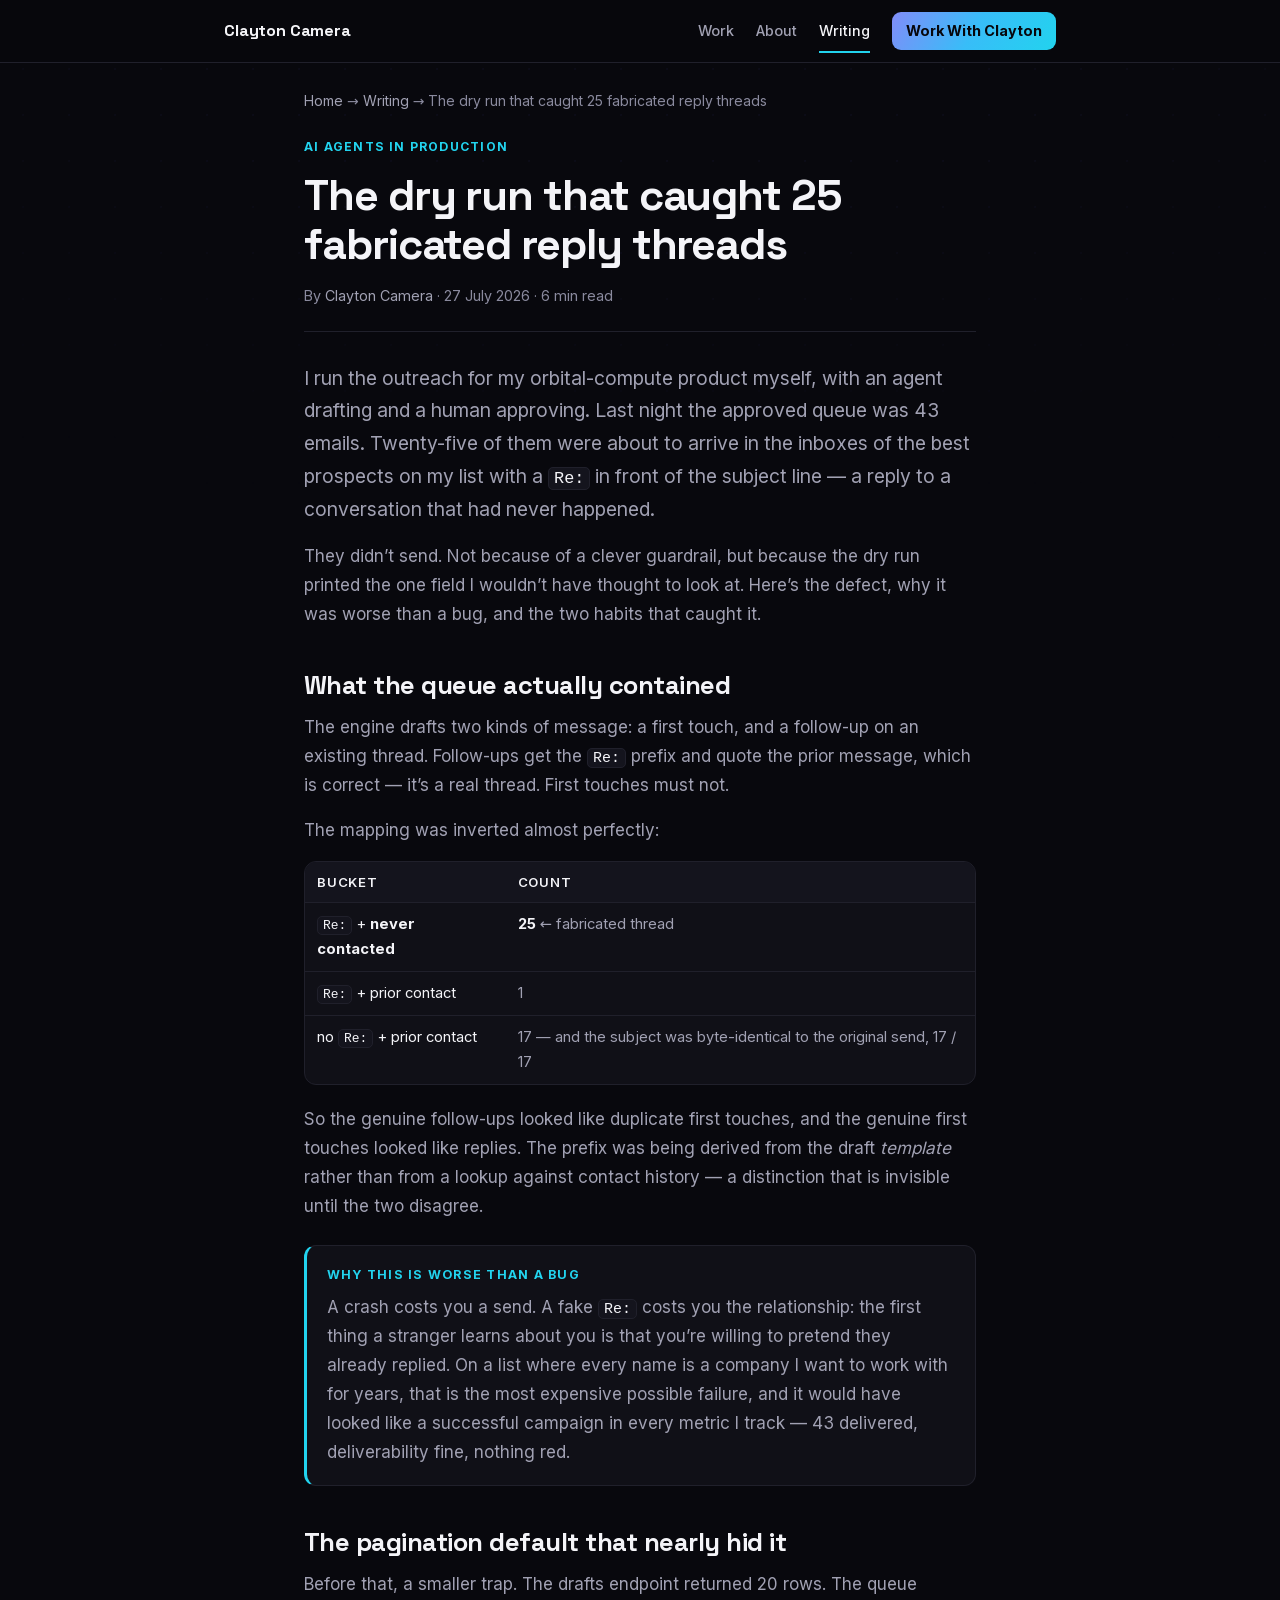
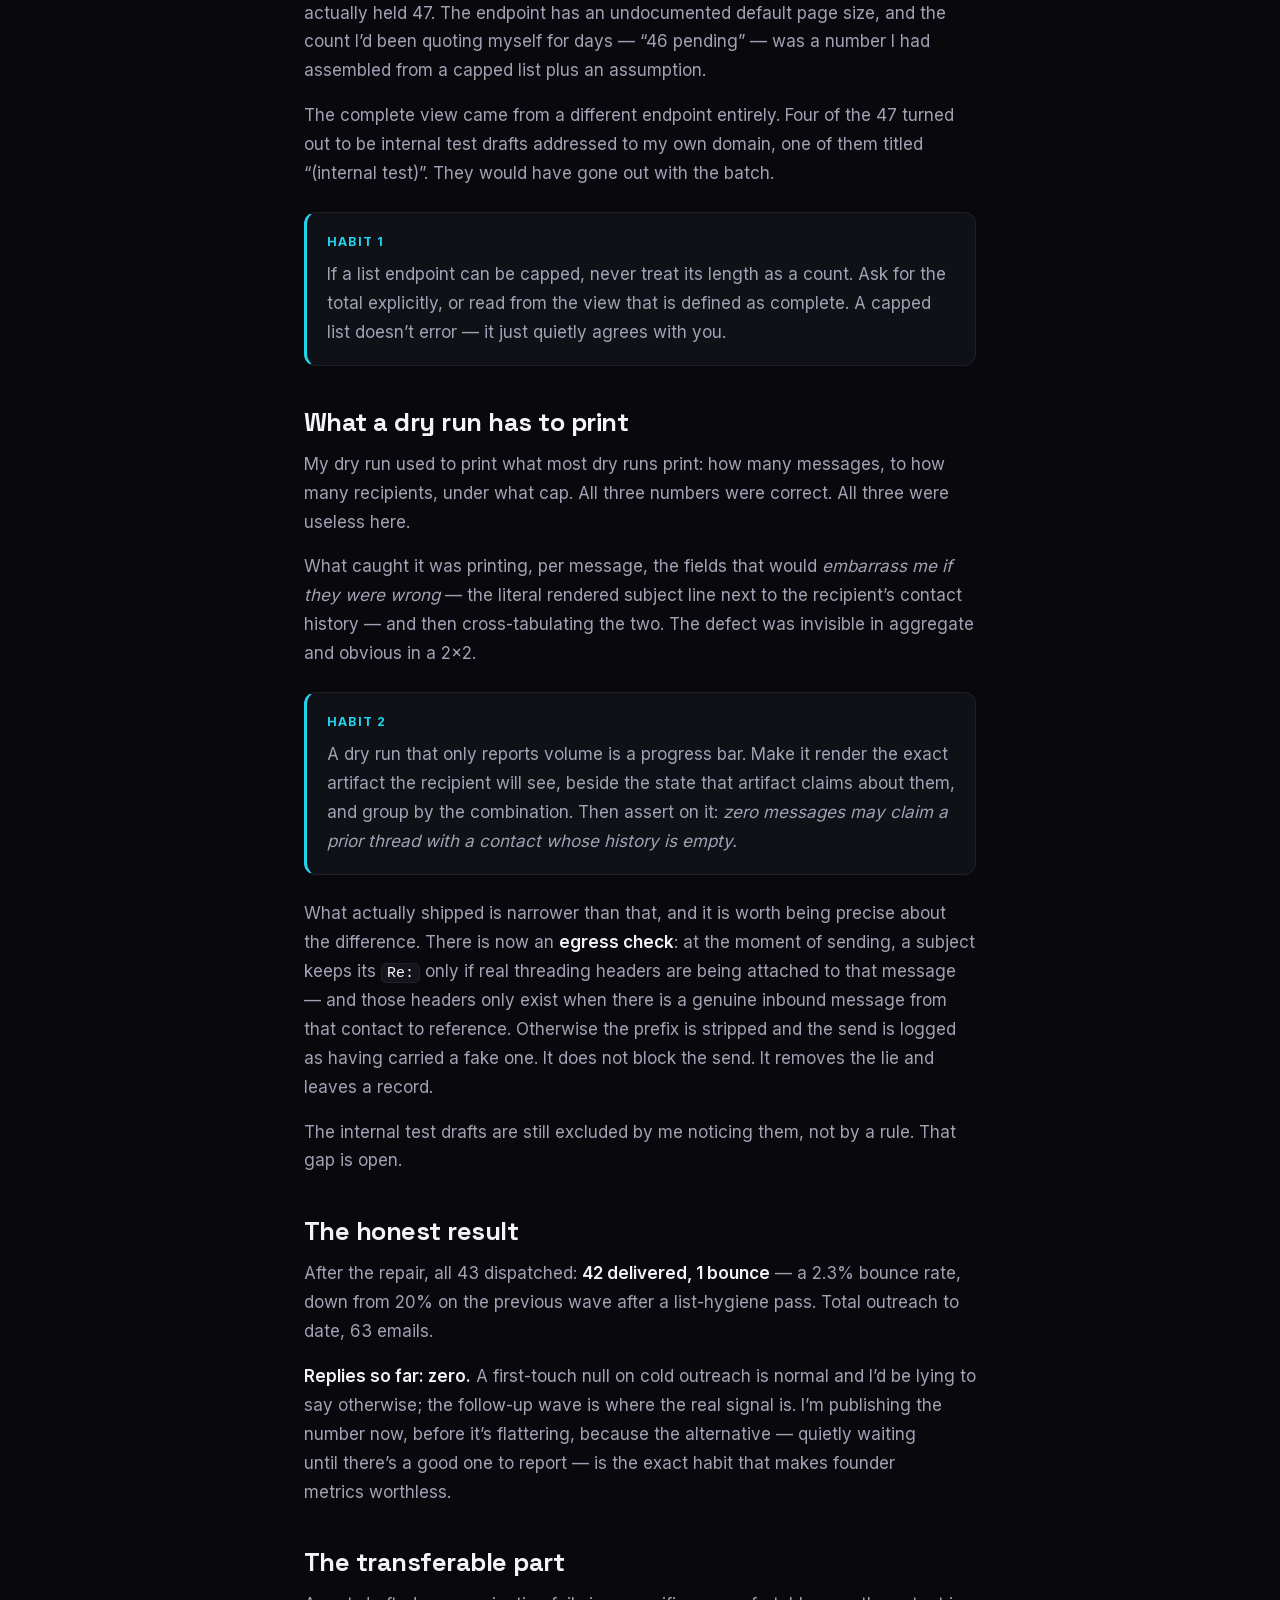
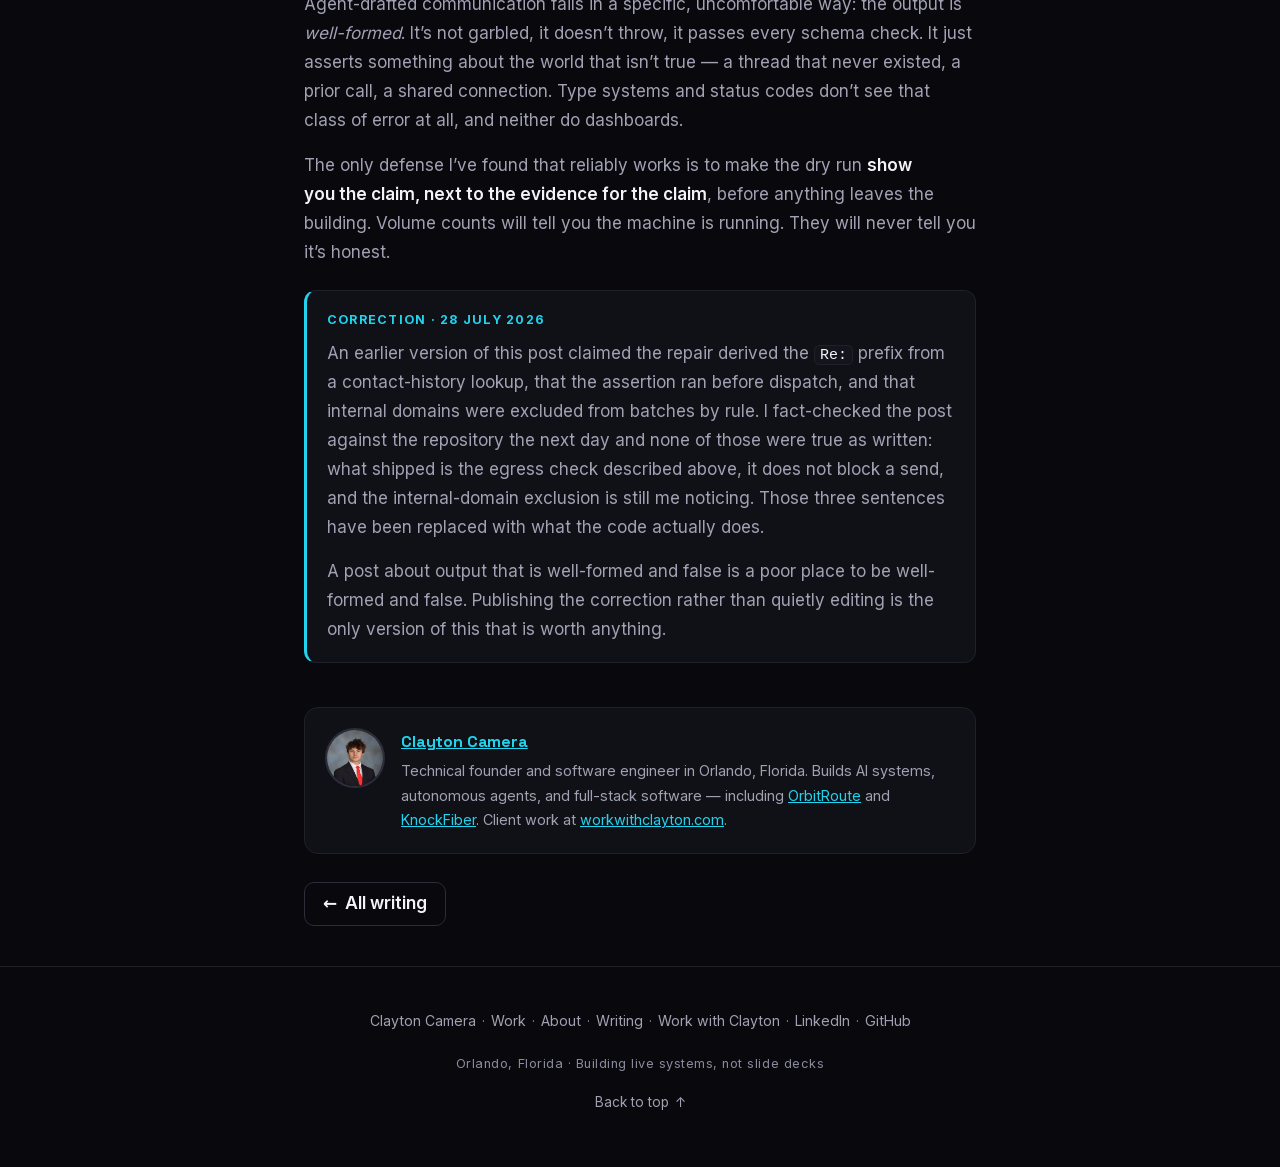
<file: writing/dry-run-caught-25-fake-reply-threads/index.html>
<!DOCTYPE html>
<html lang="en">
<head>
  <meta charset="UTF-8">
  <meta name="viewport" content="width=device-width, initial-scale=1.0">

  <title>The dry run that caught 25 fabricated reply threads — Clayton Camera</title>
  <meta name="description" content="An agent-drafted outreach queue was about to send 25 cold emails with a “Re:” prefix to companies never contacted. What the dry run printed to catch it.">
  <link rel="canonical" href="https://claytoncamera.com/writing/dry-run-caught-25-fake-reply-threads/">

  <meta property="og:type" content="article">
  <meta property="og:title" content="The dry run that caught 25 fabricated reply threads">
  <meta property="og:description" content="An agent-drafted outreach queue was about to open 25 cold emails with “Re:” — to companies with zero prior contact. The catch, the fix, and the honest result.">
  <meta property="og:url" content="https://claytoncamera.com/writing/dry-run-caught-25-fake-reply-threads/">
  <meta property="og:site_name" content="Clayton Camera">
  <meta property="og:image" content="https://claytoncamera.com/assets/share-1200x630.jpg">
  <meta property="og:image:width" content="1200">
  <meta property="og:image:height" content="630">
  <meta property="og:image:alt" content="Clayton Camera — technical founder and systems builder, Orlando, Florida">
  <meta property="article:author" content="Clayton Camera">
  <meta property="article:published_time" content="2026-07-27">
  <meta name="twitter:card" content="summary_large_image">
  <meta name="twitter:title" content="The dry run that caught 25 fabricated reply threads">
  <meta name="twitter:description" content="What a dry run has to print to be worth running — from an outreach engine that nearly faked a conversation with every top prospect.">
  <meta name="twitter:image" content="https://claytoncamera.com/assets/share-1200x630.jpg">
  <meta name="theme-color" content="#08080d">
  <link rel="icon" href="/assets/favicon-64.png" type="image/png">
  <link rel="apple-touch-icon" href="/assets/apple-touch-icon.png">
  <script>document.documentElement.className += ' js';</script>
  <script src="/assets/nav.js" defer></script>

  <script type="application/ld+json">
  {
    "@context": "https://schema.org",
    "@graph": [
      {
        "@type": "BlogPosting",
        "@id": "https://claytoncamera.com/writing/dry-run-caught-25-fake-reply-threads/#article",
        "headline": "The dry run that caught 25 fabricated reply threads",
        "description": "An agent-drafted outreach queue was about to send 25 cold emails carrying a “Re:” prefix to companies with zero prior contact. What the dry run had to print to catch it.",
        "url": "https://claytoncamera.com/writing/dry-run-caught-25-fake-reply-threads/",
        "mainEntityOfPage": "https://claytoncamera.com/writing/dry-run-caught-25-fake-reply-threads/",
        "datePublished": "2026-07-27",
        "dateModified": "2026-07-27",
        "inLanguage": "en-US",
        "image": "https://claytoncamera.com/assets/clayton-camera.jpg",
        "author": { "@id": "https://claytoncamera.com/#person" },
        "publisher": { "@id": "https://claytoncamera.com/#person" },
        "isPartOf": { "@id": "https://claytoncamera.com/writing/#blog" },
        "keywords": "AI agents, cold outreach, dry run, LLM safety, deliverability, engineering practice"
      },
      {
        "@type": "BreadcrumbList",
        "itemListElement": [
          { "@type": "ListItem", "position": 1, "name": "Clayton Camera", "item": "https://claytoncamera.com/" },
          { "@type": "ListItem", "position": 2, "name": "Writing", "item": "https://claytoncamera.com/writing/" },
          { "@type": "ListItem", "position": 3, "name": "The dry run that caught 25 fabricated reply threads" }
        ]
      }
    ]
  }
  </script>

  <link rel="preload" href="/assets/fonts/space-grotesk-latin.woff2" as="font" type="font/woff2" crossorigin>
  <link rel="preload" href="/assets/fonts/inter-latin.woff2" as="font" type="font/woff2" crossorigin>
  <link rel="stylesheet" href="/assets/fonts.css">
  <link rel="stylesheet" href="/assets/article.css">
</head>
<body>
  <a class="skip-link" href="#main">Skip to content</a>
  <div class="bg-grid"></div>

  <header class="top-header">
    <div class="wrap">
      <a class="logo" href="/">Clayton Camera</a>
      <nav id="primary-nav" aria-label="Primary"><ul class="nav-links">
        <li><a href="/work/">Work</a></li>
        <li class="hide-sm"><a href="/about/">About</a></li>
        <li class="hide-sm"><a href="/writing/" aria-current="true">Writing</a></li>
        <li><a class="nav-cta" href="https://workwithclayton.com/">Work With Clayton</a></li>
      </ul></nav>
      <button class="nav-toggle" type="button" aria-expanded="false" aria-controls="primary-nav" aria-label="Menu"><span class="nav-toggle-bars" aria-hidden="true"></span></button>
    </div>
  </header>

  <main class="wrap" id="main" tabindex="-1">
    <nav class="crumbs" aria-label="Breadcrumb"><a href="/">Home</a> <span aria-hidden="true">→</span> <a href="/writing/">Writing</a> <span aria-hidden="true">→</span> <span aria-current="page">The dry run that caught 25 fabricated reply threads</span></nav>

    <article>
      <p class="eyebrow">AI agents in production</p>
      <h1>The dry run that caught 25 fabricated reply threads</h1>
      <p class="byline">By <a href="/" rel="author">Clayton Camera</a> · 27 July 2026 · 6 min read</p>

      <p class="lede">I run the outreach for my orbital-compute product myself, with an agent drafting and a human approving. Last night the approved queue was 43 emails. Twenty-five of them were about to arrive in the inboxes of the best prospects on my list with a <code>Re:</code> in front of the subject line — a reply to a conversation that had never happened.</p>

      <p>They didn’t send. Not because of a clever guardrail, but because the dry run printed the one field I wouldn’t have thought to look at. Here’s the defect, why it was worse than a bug, and the two habits that caught it.</p>

      <h2>What the queue actually contained</h2>

      <p>The engine drafts two kinds of message: a first touch, and a follow-up on an existing thread. Follow-ups get the <code>Re:</code> prefix and quote the prior message, which is correct — it’s a real thread. First touches must not.</p>

      <p>The mapping was inverted almost perfectly:</p>

      <table>
        <thead>
          <tr><th scope="col">Bucket</th><th scope="col">Count</th></tr>
        </thead>
        <tbody>
          <tr><td><code>Re:</code> + <strong>never contacted</strong></td><td><strong>25</strong> ← fabricated thread</td></tr>
          <tr><td><code>Re:</code> + prior contact</td><td>1</td></tr>
          <tr><td>no <code>Re:</code> + prior contact</td><td>17 — and the subject was byte-identical to the original send, 17 / 17</td></tr>
        </tbody>
      </table>

      <p>So the genuine follow-ups looked like duplicate first touches, and the genuine first touches looked like replies. The prefix was being derived from the draft <em>template</em> rather than from a lookup against contact history — a distinction that is invisible until the two disagree.</p>

      <div class="callout">
        <span class="callout-label">Why this is worse than a bug</span>
        <p>A crash costs you a send. A fake <code>Re:</code> costs you the relationship: the first thing a stranger learns about you is that you’re willing to pretend they already replied. On a list where every name is a company I want to work with for years, that is the most expensive possible failure, and it would have looked like a successful campaign in every metric I track — 43 delivered, deliverability fine, nothing red.</p>
      </div>

      <h2>The pagination default that nearly hid it</h2>

      <p>Before that, a smaller trap. The drafts endpoint returned 20 rows. The queue actually held 47. The endpoint has an undocumented default page size, and the count I’d been quoting myself for days — “46 pending” — was a number I had assembled from a capped list plus an assumption.</p>

      <p>The complete view came from a different endpoint entirely. Four of the 47 turned out to be internal test drafts addressed to my own domain, one of them titled “(internal test)”. They would have gone out with the batch.</p>

      <div class="callout">
        <span class="callout-label">Habit 1</span>
        <p>If a list endpoint can be capped, never treat its length as a count. Ask for the total explicitly, or read from the view that is defined as complete. A capped list doesn’t error — it just quietly agrees with you.</p>
      </div>

      <h2>What a dry run has to print</h2>

      <p>My dry run used to print what most dry runs print: how many messages, to how many recipients, under what cap. All three numbers were correct. All three were useless here.</p>

      <p>What caught it was printing, per message, the fields that would <em>embarrass me if they were wrong</em> — the literal rendered subject line next to the recipient’s contact history — and then cross-tabulating the two. The defect was invisible in aggregate and obvious in a 2×2.</p>

      <div class="callout">
        <span class="callout-label">Habit 2</span>
        <p>A dry run that only reports volume is a progress bar. Make it render the exact artifact the recipient will see, beside the state that artifact claims about them, and group by the combination. Then assert on it: <em>zero messages may claim a prior thread with a contact whose history is empty.</em></p>
      </div>

      <p>What actually shipped is narrower than that, and it is worth being precise about the difference. There is now an <strong>egress check</strong>: at the moment of sending, a subject keeps its <code>Re:</code> only if real threading headers are being attached to that message — and those headers only exist when there is a genuine inbound message from that contact to reference. Otherwise the prefix is stripped and the send is logged as having carried a fake one. It does not block the send. It removes the lie and leaves a record.</p>

      <p>The internal test drafts are still excluded by me noticing them, not by a rule. That gap is open.</p>

      <h2>The honest result</h2>

      <p>After the repair, all 43 dispatched: <strong>42 delivered, 1 bounce</strong> — a 2.3% bounce rate, down from 20% on the previous wave after a list-hygiene pass. Total outreach to date, 63 emails.</p>

      <p><strong>Replies so far: zero.</strong> A first-touch null on cold outreach is normal and I’d be lying to say otherwise; the follow-up wave is where the real signal is. I’m publishing the number now, before it’s flattering, because the alternative — quietly waiting until there’s a good one to report — is the exact habit that makes founder metrics worthless.</p>

      <h2>The transferable part</h2>

      <p>Agent-drafted communication fails in a specific, uncomfortable way: the output is <em>well-formed</em>. It’s not garbled, it doesn’t throw, it passes every schema check. It just asserts something about the world that isn’t true — a thread that never existed, a prior call, a shared connection. Type systems and status codes don’t see that class of error at all, and neither do dashboards.</p>

      <p>The only defense I’ve found that reliably works is to make the dry run <strong>show you the claim, next to the evidence for the claim</strong>, before anything leaves the building. Volume counts will tell you the machine is running. They will never tell you it’s honest.</p>

      <div class="callout">
        <span class="callout-label">Correction · 28 July 2026</span>
        <p>An earlier version of this post claimed the repair derived the <code>Re:</code> prefix from a contact-history lookup, that the assertion ran before dispatch, and that internal domains were excluded from batches by rule. I fact-checked the post against the repository the next day and none of those were true as written: what shipped is the egress check described above, it does not block a send, and the internal-domain exclusion is still me noticing. Those three sentences have been replaced with what the code actually does.</p>
        <p>A post about output that is well-formed and false is a poor place to be well-formed and false. Publishing the correction rather than quietly editing is the only version of this that is worth anything.</p>
      </div>

      <div class="author-card">
        <img src="/assets/clayton-camera.jpg" width="60" height="60" alt="Clayton Camera, technical founder and software engineer in Orlando, Florida" loading="lazy" decoding="async">
        <div>
          <h3><a href="/" rel="author">Clayton Camera</a></h3>
          <p>Technical founder and software engineer in Orlando, Florida. Builds AI systems, autonomous agents, and full-stack software — including <a href="https://www.orbitroute.ai">OrbitRoute</a> and <a href="https://www.knockfiber.com/">KnockFiber</a>. Client work at <a href="https://workwithclayton.com/">workwithclayton.com</a>.</p>
        </div>
      </div>

      <p class="post-end"><a href="/writing/"><span aria-hidden="true">←</span> All writing</a></p>
    </article>
  </main>

  <footer class="site-footer">
    <p><span class="fl-i"><a href="/">Clayton Camera</a> ·</span> <span class="fl-i"><a href="/work/">Work</a> ·</span> <span class="fl-i"><a href="/about/">About</a> ·</span> <span class="fl-i"><a href="/writing/">Writing</a> ·</span> <span class="fl-i"><a href="https://workwithclayton.com/">Work with Clayton</a> ·</span> <span class="fl-i"><a href="https://www.linkedin.com/in/claytoncamera" rel="me">LinkedIn</a> ·</span> <span class="fl-i"><a href="https://github.com/claytoncamera" rel="me">GitHub</a></span></p>
    <p class="footer-tagline">Orlando, Florida · Building live systems, not slide decks</p>
    <a class="to-top" href="#top">Back to top <span aria-hidden="true">↑</span></a>
  </footer>
</body>
</html>
</file>
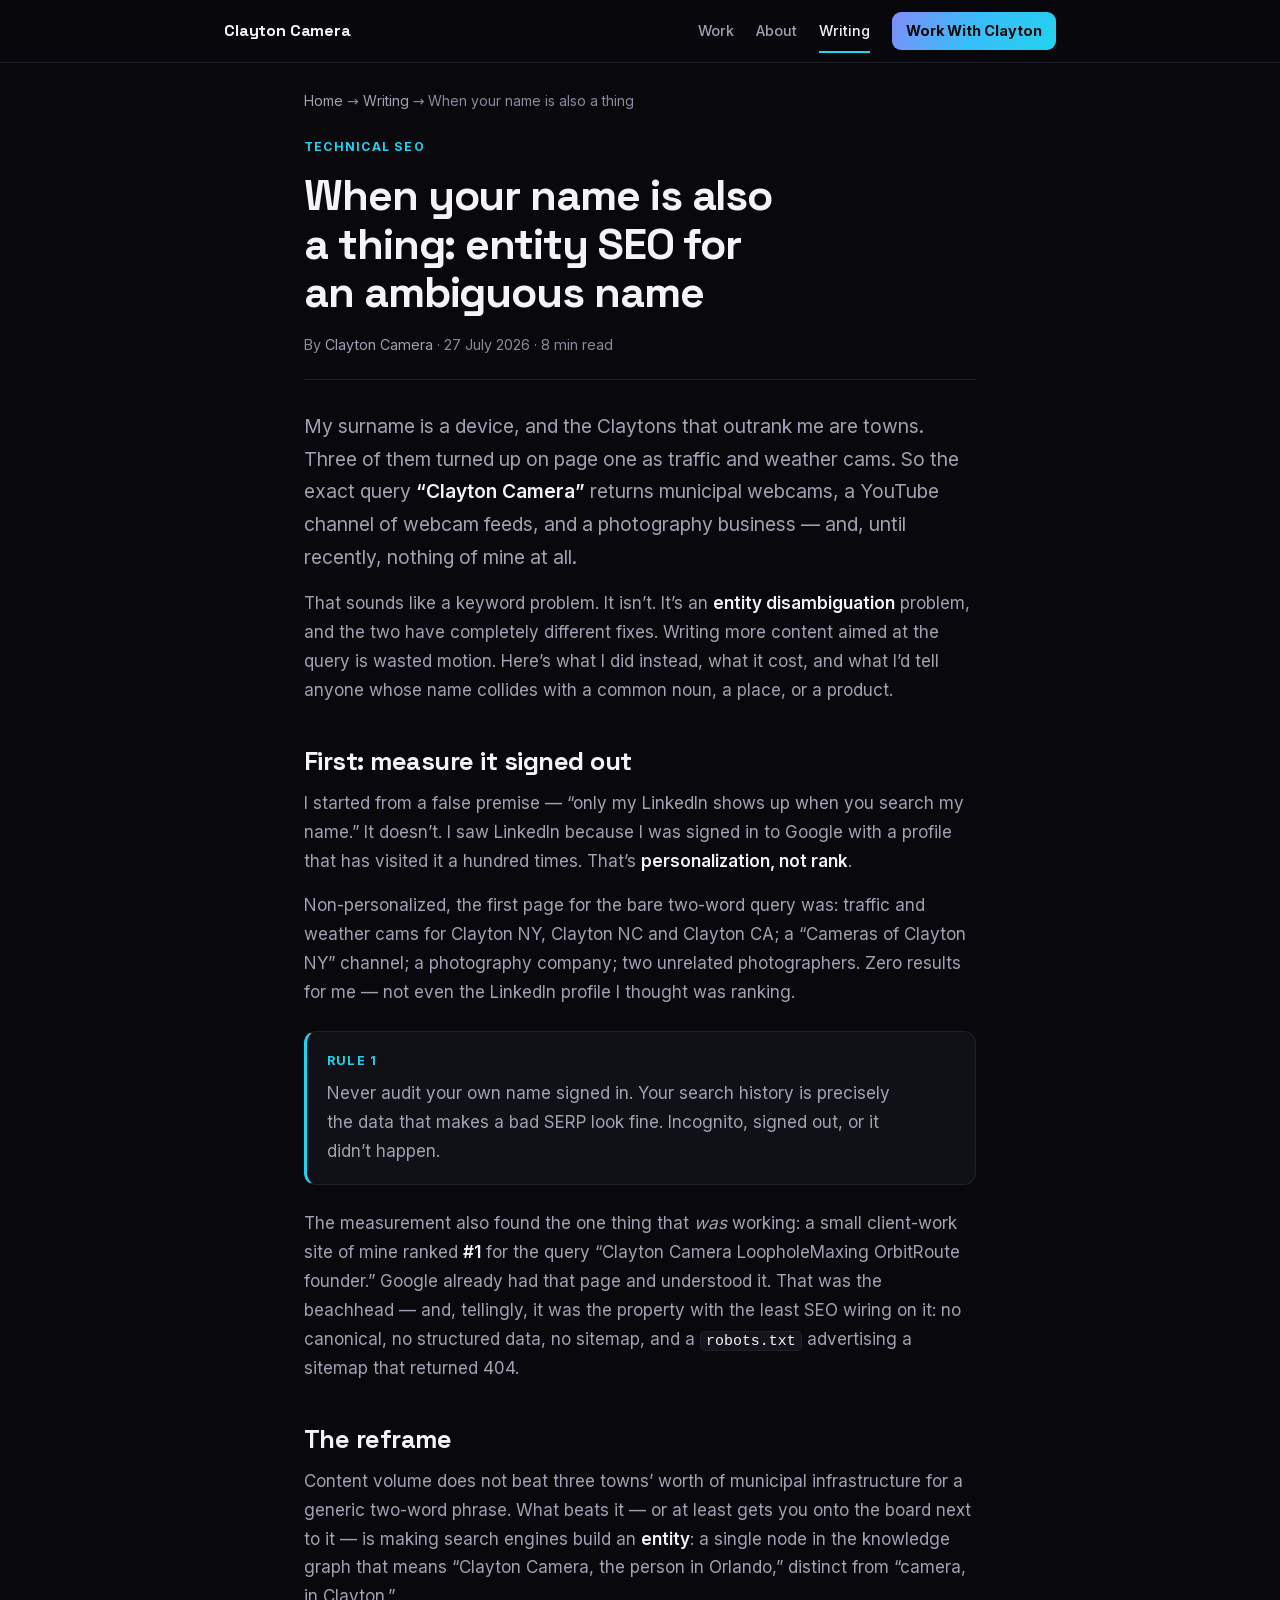
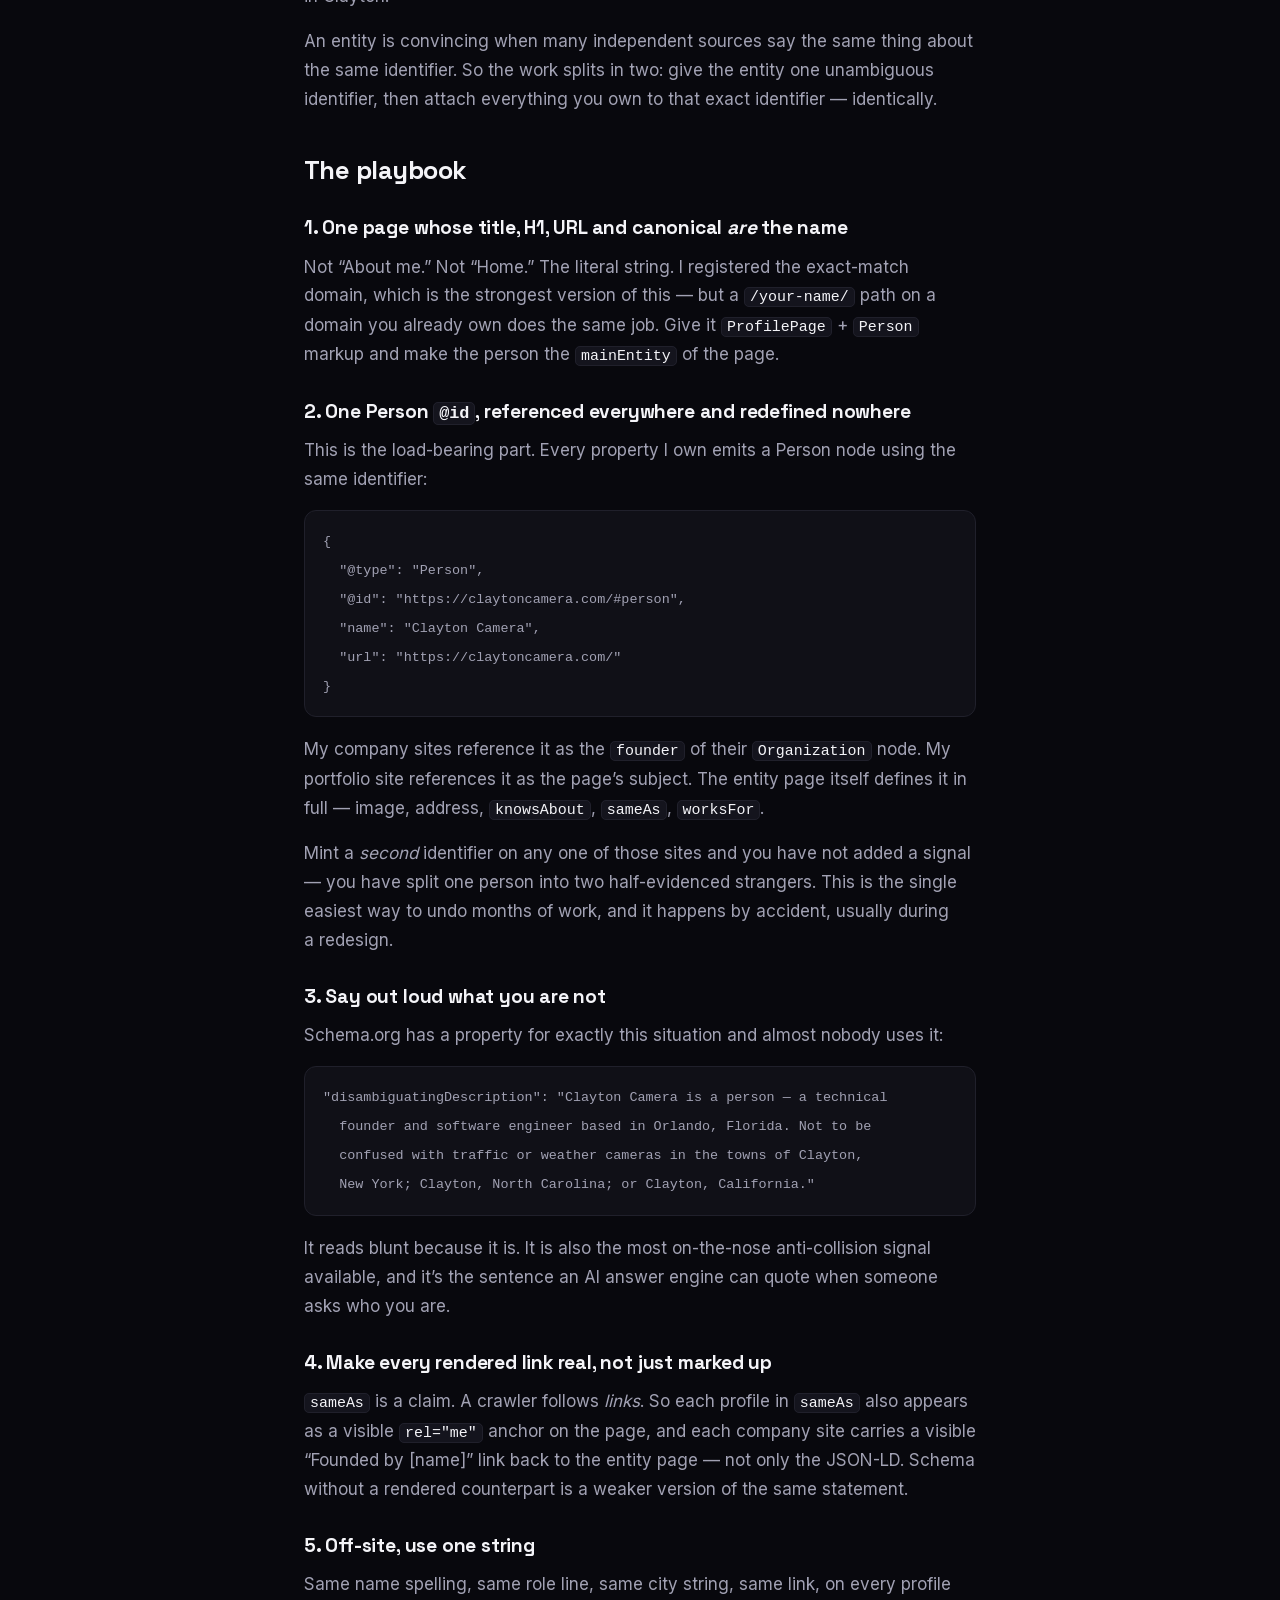
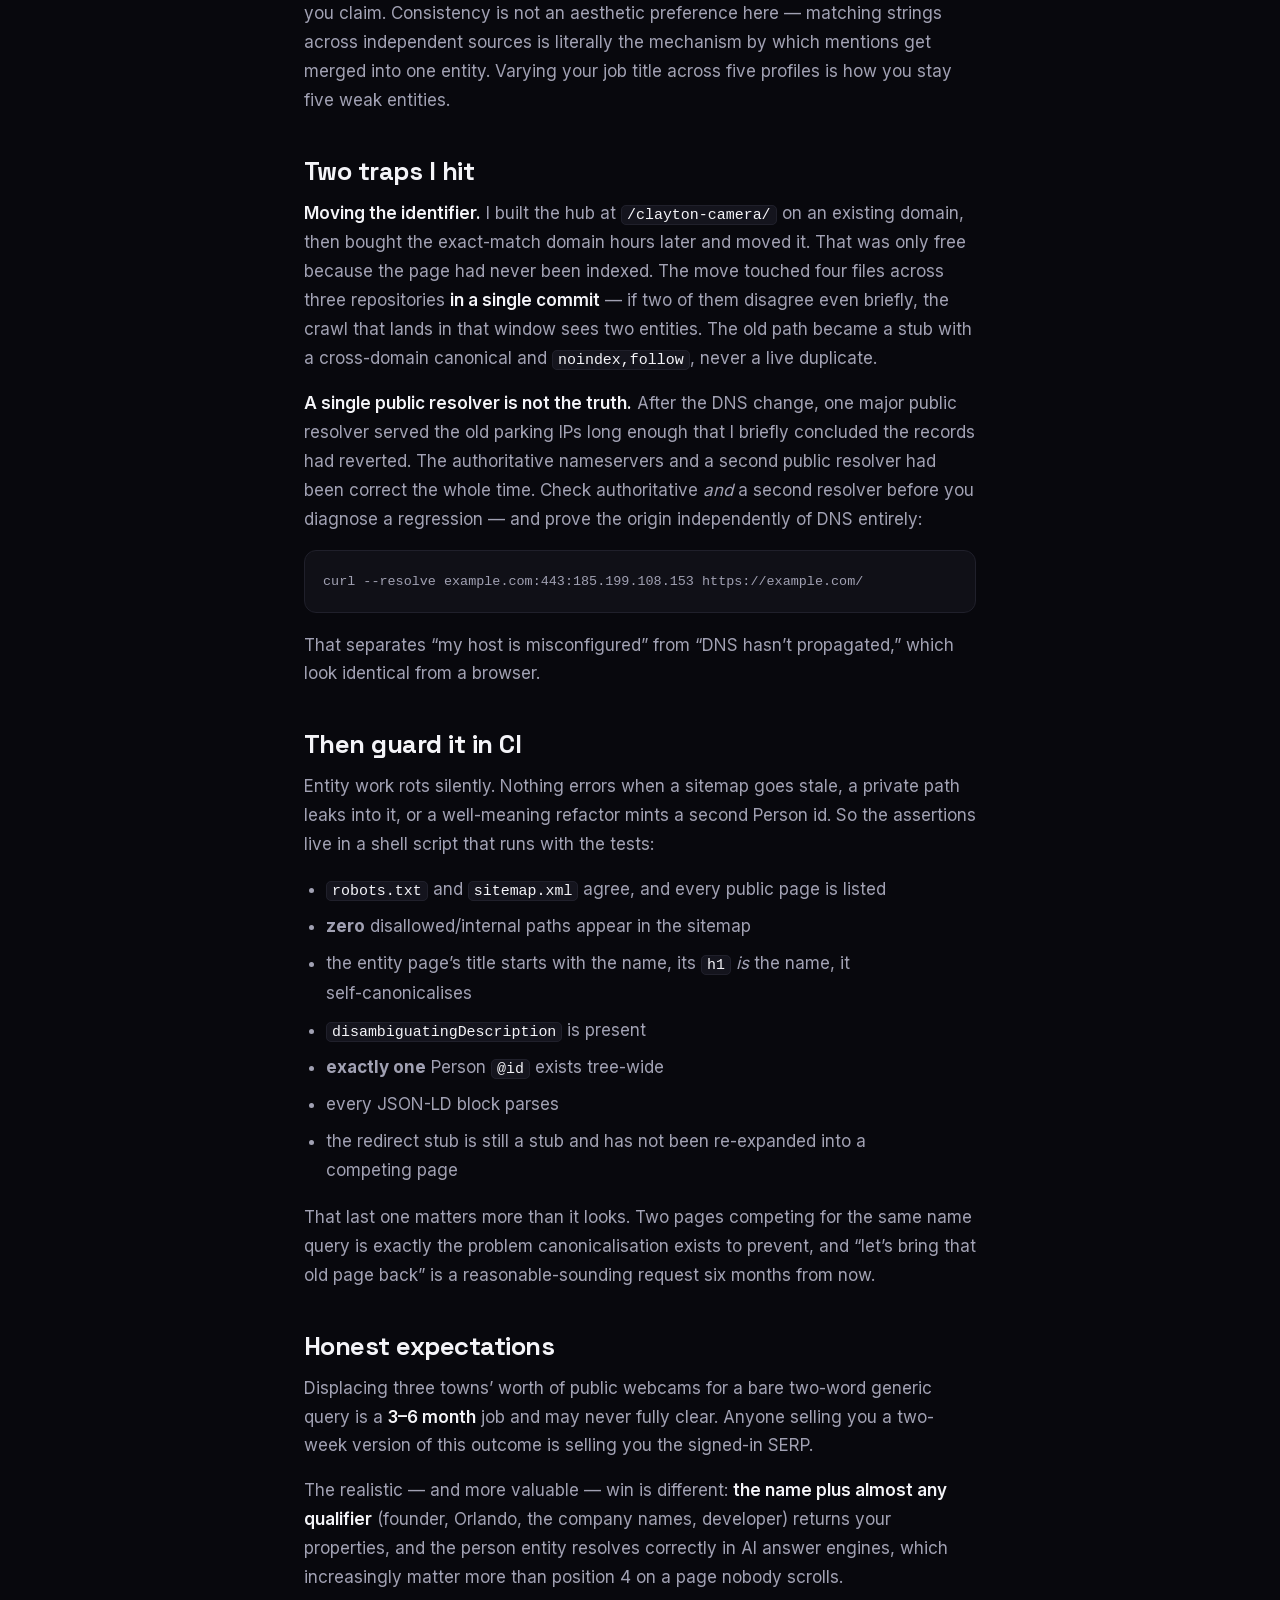
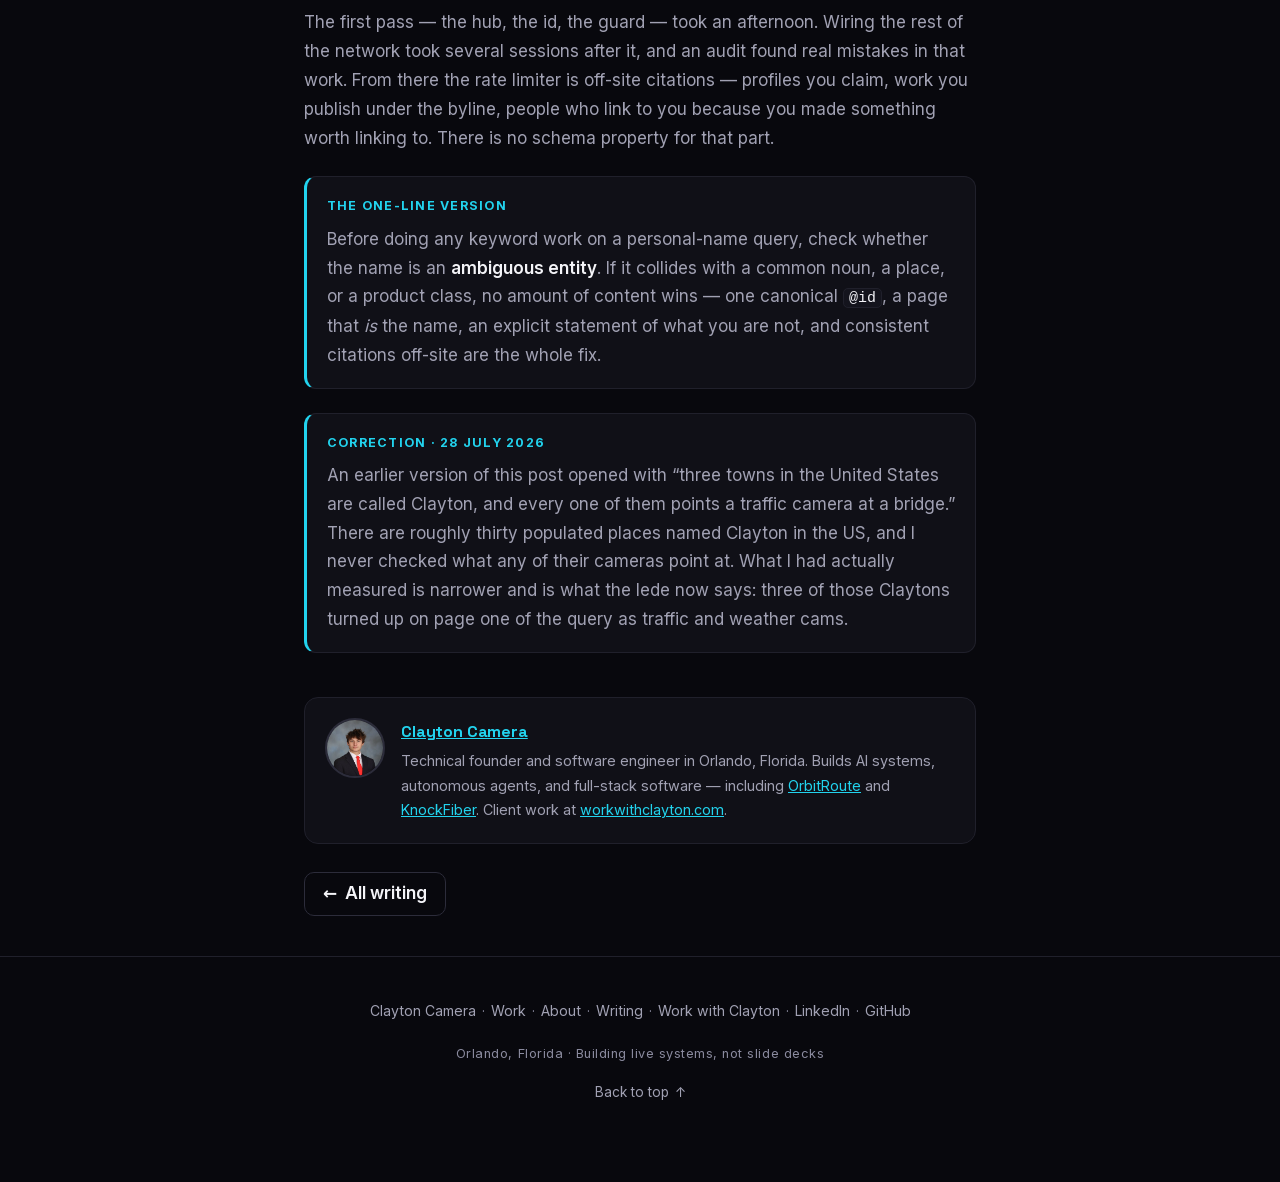
<file: writing/entity-seo-when-your-name-is-a-thing/index.html>
<!DOCTYPE html>
<html lang="en">
<head>
  <meta charset="UTF-8">
  <meta name="viewport" content="width=device-width, initial-scale=1.0">

  <title>When your name is also a thing: entity SEO for an ambiguous name — Clayton Camera</title>
  <meta name="description" content="“Clayton Camera” returns municipal webcams in three towns named Clayton. The entity-disambiguation playbook that fixed it: one Person @id and a CI guard.">
  <link rel="canonical" href="https://claytoncamera.com/writing/entity-seo-when-your-name-is-a-thing/">

  <meta property="og:type" content="article">
  <meta property="og:title" content="When your name is also a thing: entity SEO for an ambiguous name">
  <meta property="og:description" content="The query “Clayton Camera” returns traffic cameras in three towns named Clayton. That is an entity-disambiguation problem, not a keyword problem — and it has a different fix.">
  <meta property="og:url" content="https://claytoncamera.com/writing/entity-seo-when-your-name-is-a-thing/">
  <meta property="og:site_name" content="Clayton Camera">
  <meta property="og:image" content="https://claytoncamera.com/assets/share-1200x630.jpg">
  <meta property="og:image:width" content="1200">
  <meta property="og:image:height" content="630">
  <meta property="og:image:alt" content="Clayton Camera — technical founder and systems builder, Orlando, Florida">
  <meta property="article:author" content="Clayton Camera">
  <meta property="article:published_time" content="2026-07-27">
  <meta name="twitter:card" content="summary_large_image">
  <meta name="twitter:title" content="When your name is also a thing: entity SEO for an ambiguous name">
  <meta name="twitter:description" content="Entity disambiguation beats keyword SEO when your name collides with a common noun. The playbook, the traps, and the CI guard.">
  <meta name="twitter:image" content="https://claytoncamera.com/assets/share-1200x630.jpg">
  <meta name="theme-color" content="#08080d">
  <link rel="icon" href="/assets/favicon-64.png" type="image/png">
  <link rel="apple-touch-icon" href="/assets/apple-touch-icon.png">
  <script>document.documentElement.className += ' js';</script>
  <script src="/assets/nav.js" defer></script>

  <!-- author references the canonical Person @id owned by the homepage.
       Never redefine it here — see the note in /index.html. -->
  <script type="application/ld+json">
  {
    "@context": "https://schema.org",
    "@graph": [
      {
        "@type": "BlogPosting",
        "@id": "https://claytoncamera.com/writing/entity-seo-when-your-name-is-a-thing/#article",
        "headline": "When your name is also a thing: entity SEO for an ambiguous name",
        "description": "The query “Clayton Camera” returns municipal webcams in three towns named Clayton. That is an entity-disambiguation problem, not a keyword problem — and it has a different fix.",
        "url": "https://claytoncamera.com/writing/entity-seo-when-your-name-is-a-thing/",
        "mainEntityOfPage": "https://claytoncamera.com/writing/entity-seo-when-your-name-is-a-thing/",
        "datePublished": "2026-07-27",
        "dateModified": "2026-07-27",
        "inLanguage": "en-US",
        "image": "https://claytoncamera.com/assets/clayton-camera.jpg",
        "author": { "@id": "https://claytoncamera.com/#person" },
        "publisher": { "@id": "https://claytoncamera.com/#person" },
        "isPartOf": { "@id": "https://claytoncamera.com/writing/#blog" },
        "keywords": "entity SEO, schema.org, JSON-LD, knowledge graph, name disambiguation, technical SEO"
      },
      {
        "@type": "BreadcrumbList",
        "itemListElement": [
          { "@type": "ListItem", "position": 1, "name": "Clayton Camera", "item": "https://claytoncamera.com/" },
          { "@type": "ListItem", "position": 2, "name": "Writing", "item": "https://claytoncamera.com/writing/" },
          { "@type": "ListItem", "position": 3, "name": "When your name is also a thing" }
        ]
      }
    ]
  }
  </script>

  <link rel="preload" href="/assets/fonts/space-grotesk-latin.woff2" as="font" type="font/woff2" crossorigin>
  <link rel="preload" href="/assets/fonts/inter-latin.woff2" as="font" type="font/woff2" crossorigin>
  <link rel="stylesheet" href="/assets/fonts.css">
  <link rel="stylesheet" href="/assets/article.css">
</head>
<body>
  <a class="skip-link" href="#main">Skip to content</a>
  <div class="bg-grid"></div>

  <header class="top-header">
    <div class="wrap">
      <a class="logo" href="/">Clayton Camera</a>
      <nav id="primary-nav" aria-label="Primary"><ul class="nav-links">
        <li><a href="/work/">Work</a></li>
        <li class="hide-sm"><a href="/about/">About</a></li>
        <li class="hide-sm"><a href="/writing/" aria-current="true">Writing</a></li>
        <li><a class="nav-cta" href="https://workwithclayton.com/">Work With Clayton</a></li>
      </ul></nav>
      <button class="nav-toggle" type="button" aria-expanded="false" aria-controls="primary-nav" aria-label="Menu"><span class="nav-toggle-bars" aria-hidden="true"></span></button>
    </div>
  </header>

  <main class="wrap" id="main" tabindex="-1">
    <nav class="crumbs" aria-label="Breadcrumb"><a href="/">Home</a> <span aria-hidden="true">→</span> <a href="/writing/">Writing</a> <span aria-hidden="true">→</span> <span aria-current="page">When your name is also a thing</span></nav>

    <article>
      <p class="eyebrow">Technical SEO</p>
      <h1>When your name is also a thing: entity SEO for an ambiguous name</h1>
      <p class="byline">By <a href="/" rel="author">Clayton Camera</a> · 27 July 2026 · 8 min read</p>

      <p class="lede">My surname is a device, and the Claytons that outrank me are towns. Three of them turned up on page one as traffic and weather cams. So the exact query <strong>“Clayton Camera”</strong> returns municipal webcams, a YouTube channel of webcam feeds, and a photography business — and, until recently, nothing of mine at all.</p>

      <p>That sounds like a keyword problem. It isn’t. It’s an <strong>entity disambiguation</strong> problem, and the two have completely different fixes. Writing more content aimed at the query is wasted motion. Here’s what I did instead, what it cost, and what I’d tell anyone whose name collides with a common noun, a place, or a product.</p>

      <h2>First: measure it signed out</h2>

      <p>I started from a false premise — “only my LinkedIn shows up when you search my name.” It doesn’t. I saw LinkedIn because I was signed in to Google with a profile that has visited it a hundred times. That’s <strong>personalization, not rank</strong>.</p>

      <p>Non-personalized, the first page for the bare two-word query was: traffic and weather cams for Clayton NY, Clayton NC and Clayton CA; a “Cameras of Clayton NY” channel; a photography company; two unrelated photographers. Zero results for me — not even the LinkedIn profile I thought was ranking.</p>

      <div class="callout">
        <span class="callout-label">Rule 1</span>
        <p>Never audit your own name signed in. Your search history is precisely the data that makes a bad SERP look fine. Incognito, signed out, or it didn’t happen.</p>
      </div>

      <p>The measurement also found the one thing that <em>was</em> working: a small client-work site of mine ranked <strong>#1</strong> for the query “Clayton Camera LoopholeMaxing OrbitRoute founder.” Google already had that page and understood it. That was the beachhead — and, tellingly, it was the property with the least SEO wiring on it: no canonical, no structured data, no sitemap, and a <code>robots.txt</code> advertising a sitemap that returned 404.</p>

      <h2>The reframe</h2>

      <p>Content volume does not beat three towns’ worth of municipal infrastructure for a generic two-word phrase. What beats it — or at least gets you onto the board next to it — is making search engines build an <strong>entity</strong>: a single node in the knowledge graph that means “Clayton Camera, the person in Orlando,” distinct from “camera, in Clayton.”</p>

      <p>An entity is convincing when many independent sources say the same thing about the same identifier. So the work splits in two: give the entity one unambiguous identifier, then attach everything you own to that exact identifier — identically.</p>

      <h2>The playbook</h2>

      <h3>1. One page whose title, H1, URL and canonical <em>are</em> the name</h3>

      <p>Not “About me.” Not “Home.” The literal string. I registered the exact-match domain, which is the strongest version of this — but a <code>/your-name/</code> path on a domain you already own does the same job. Give it <code>ProfilePage</code> + <code>Person</code> markup and make the person the <code>mainEntity</code> of the page.</p>

      <h3>2. One Person <code>@id</code>, referenced everywhere and redefined nowhere</h3>

      <p>This is the load-bearing part. Every property I own emits a Person node using the same identifier:</p>

<pre><code>{
  "@type": "Person",
  "@id": "https://claytoncamera.com/#person",
  "name": "Clayton Camera",
  "url": "https://claytoncamera.com/"
}</code></pre>

      <p>My company sites reference it as the <code>founder</code> of their <code>Organization</code> node. My portfolio site references it as the page’s subject. The entity page itself defines it in full — image, address, <code>knowsAbout</code>, <code>sameAs</code>, <code>worksFor</code>.</p>

      <p>Mint a <em>second</em> identifier on any one of those sites and you have not added a signal — you have split one person into two half-evidenced strangers. This is the single easiest way to undo months of work, and it happens by accident, usually during a redesign.</p>

      <h3>3. Say out loud what you are not</h3>

      <p>Schema.org has a property for exactly this situation and almost nobody uses it:</p>

<pre><code>"disambiguatingDescription": "Clayton Camera is a person — a technical
  founder and software engineer based in Orlando, Florida. Not to be
  confused with traffic or weather cameras in the towns of Clayton,
  New York; Clayton, North Carolina; or Clayton, California."</code></pre>

      <p>It reads blunt because it is. It is also the most on-the-nose anti-collision signal available, and it’s the sentence an AI answer engine can quote when someone asks who you are.</p>

      <h3>4. Make every rendered link real, not just marked up</h3>

      <p><code>sameAs</code> is a claim. A crawler follows <em>links</em>. So each profile in <code>sameAs</code> also appears as a visible <code>rel="me"</code> anchor on the page, and each company site carries a visible “Founded by [name]” link back to the entity page — not only the JSON-LD. Schema without a rendered counterpart is a weaker version of the same statement.</p>

      <h3>5. Off-site, use one string</h3>

      <p>Same name spelling, same role line, same city string, same link, on every profile you claim. Consistency is not an aesthetic preference here — matching strings across independent sources is literally the mechanism by which mentions get merged into one entity. Varying your job title across five profiles is how you stay five weak entities.</p>

      <h2>Two traps I hit</h2>

      <p><strong>Moving the identifier.</strong> I built the hub at <code>/clayton-camera/</code> on an existing domain, then bought the exact-match domain hours later and moved it. That was only free because the page had never been indexed. The move touched four files across three repositories <strong>in a single commit</strong> — if two of them disagree even briefly, the crawl that lands in that window sees two entities. The old path became a stub with a cross-domain canonical and <code>noindex,follow</code>, never a live duplicate.</p>

      <p><strong>A single public resolver is not the truth.</strong> After the DNS change, one major public resolver served the old parking IPs long enough that I briefly concluded the records had reverted. The authoritative nameservers and a second public resolver had been correct the whole time. Check authoritative <em>and</em> a second resolver before you diagnose a regression — and prove the origin independently of DNS entirely:</p>

<pre><code>curl --resolve example.com:443:185.199.108.153 https://example.com/</code></pre>

      <p>That separates “my host is misconfigured” from “DNS hasn’t propagated,” which look identical from a browser.</p>

      <h2>Then guard it in CI</h2>

      <p>Entity work rots silently. Nothing errors when a sitemap goes stale, a private path leaks into it, or a well-meaning refactor mints a second Person id. So the assertions live in a shell script that runs with the tests:</p>

      <ul>
        <li><code>robots.txt</code> and <code>sitemap.xml</code> agree, and every public page is listed</li>
        <li><strong>zero</strong> disallowed/internal paths appear in the sitemap</li>
        <li>the entity page’s title starts with the name, its <code>h1</code> <em>is</em> the name, it self-canonicalises</li>
        <li><code>disambiguatingDescription</code> is present</li>
        <li><strong>exactly one</strong> Person <code>@id</code> exists tree-wide</li>
        <li>every JSON-LD block parses</li>
        <li>the redirect stub is still a stub and has not been re-expanded into a competing page</li>
      </ul>

      <p>That last one matters more than it looks. Two pages competing for the same name query is exactly the problem canonicalisation exists to prevent, and “let’s bring that old page back” is a reasonable-sounding request six months from now.</p>

      <h2>Honest expectations</h2>

      <p>Displacing three towns’ worth of public webcams for a bare two-word generic query is a <strong>3–6 month</strong> job and may never fully clear. Anyone selling you a two-week version of this outcome is selling you the signed-in SERP.</p>

      <p>The realistic — and more valuable — win is different: <strong>the name plus almost any qualifier</strong> (founder, Orlando, the company names, developer) returns your properties, and the person entity resolves correctly in AI answer engines, which increasingly matter more than position 4 on a page nobody scrolls.</p>

      <p>The first pass — the hub, the id, the guard — took an afternoon. Wiring the rest of the network took several sessions after it, and an audit found real mistakes in that work. From there the rate limiter is off-site citations — profiles you claim, work you publish under the byline, people who link to you because you made something worth linking to. There is no schema property for that part.</p>

      <div class="callout">
        <span class="callout-label">The one-line version</span>
        <p>Before doing any keyword work on a personal-name query, check whether the name is an <strong>ambiguous entity</strong>. If it collides with a common noun, a place, or a product class, no amount of content wins — one canonical <code>@id</code>, a page that <em>is</em> the name, an explicit statement of what you are not, and consistent citations off-site are the whole fix.</p>
      </div>

      <div class="callout">
        <span class="callout-label">Correction · 28 July 2026</span>
        <p>An earlier version of this post opened with “three towns in the United States are called Clayton, and every one of them points a traffic camera at a bridge.” There are roughly thirty populated places named Clayton in the US, and I never checked what any of their cameras point at. What I had actually measured is narrower and is what the lede now says: three of those Claytons turned up on page one of the query as traffic and weather cams.</p>
      </div>

      <div class="author-card">
        <img src="/assets/clayton-camera.jpg" width="60" height="60" alt="Clayton Camera, technical founder and software engineer in Orlando, Florida" loading="lazy" decoding="async">
        <div>
          <h3><a href="/" rel="author">Clayton Camera</a></h3>
          <p>Technical founder and software engineer in Orlando, Florida. Builds AI systems, autonomous agents, and full-stack software — including <a href="https://www.orbitroute.ai">OrbitRoute</a> and <a href="https://www.knockfiber.com/">KnockFiber</a>. Client work at <a href="https://workwithclayton.com/">workwithclayton.com</a>.</p>
        </div>
      </div>

      <p class="post-end"><a href="/writing/"><span aria-hidden="true">←</span> All writing</a></p>
    </article>
  </main>

  <footer class="site-footer">
    <p><span class="fl-i"><a href="/">Clayton Camera</a> ·</span> <span class="fl-i"><a href="/work/">Work</a> ·</span> <span class="fl-i"><a href="/about/">About</a> ·</span> <span class="fl-i"><a href="/writing/">Writing</a> ·</span> <span class="fl-i"><a href="https://workwithclayton.com/">Work with Clayton</a> ·</span> <span class="fl-i"><a href="https://www.linkedin.com/in/claytoncamera" rel="me">LinkedIn</a> ·</span> <span class="fl-i"><a href="https://github.com/claytoncamera" rel="me">GitHub</a></span></p>
    <p class="footer-tagline">Orlando, Florida · Building live systems, not slide decks</p>
    <a class="to-top" href="#top">Back to top <span aria-hidden="true">↑</span></a>
  </footer>
</body>
</html>
</file>
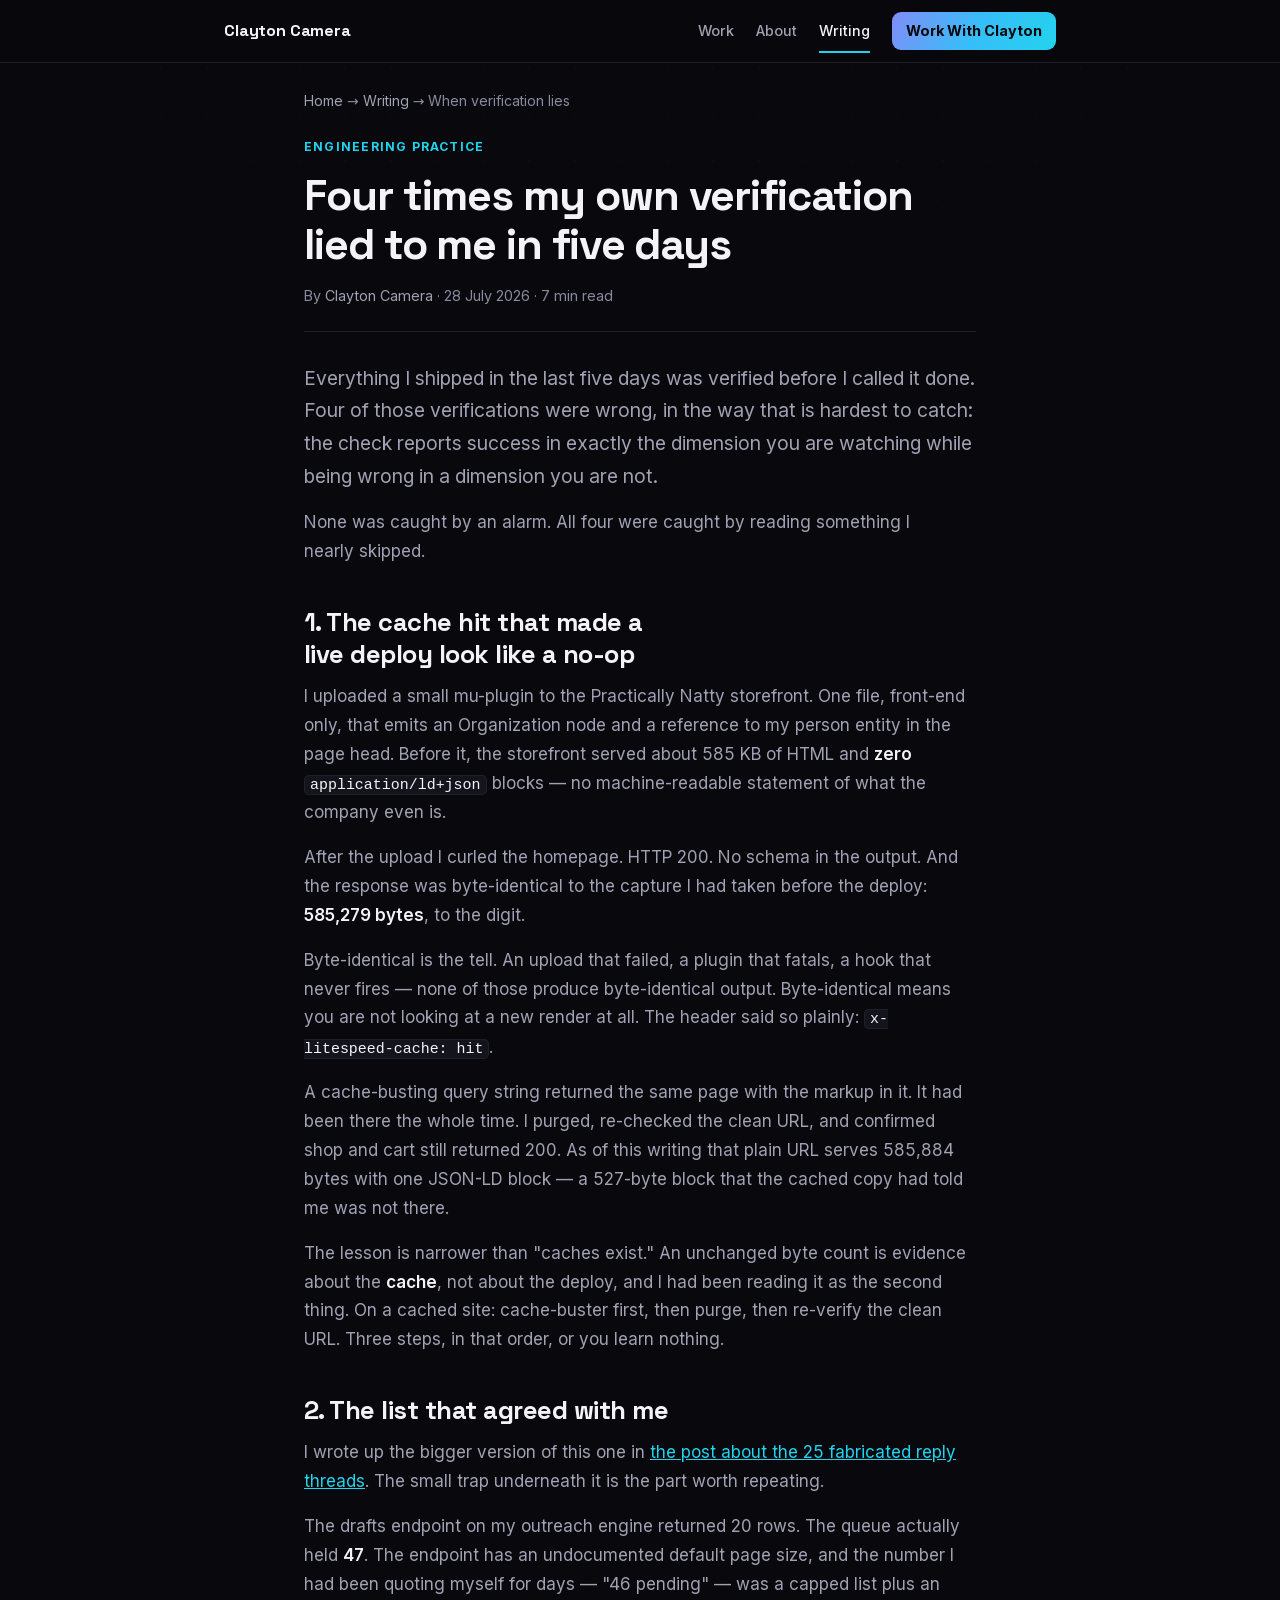
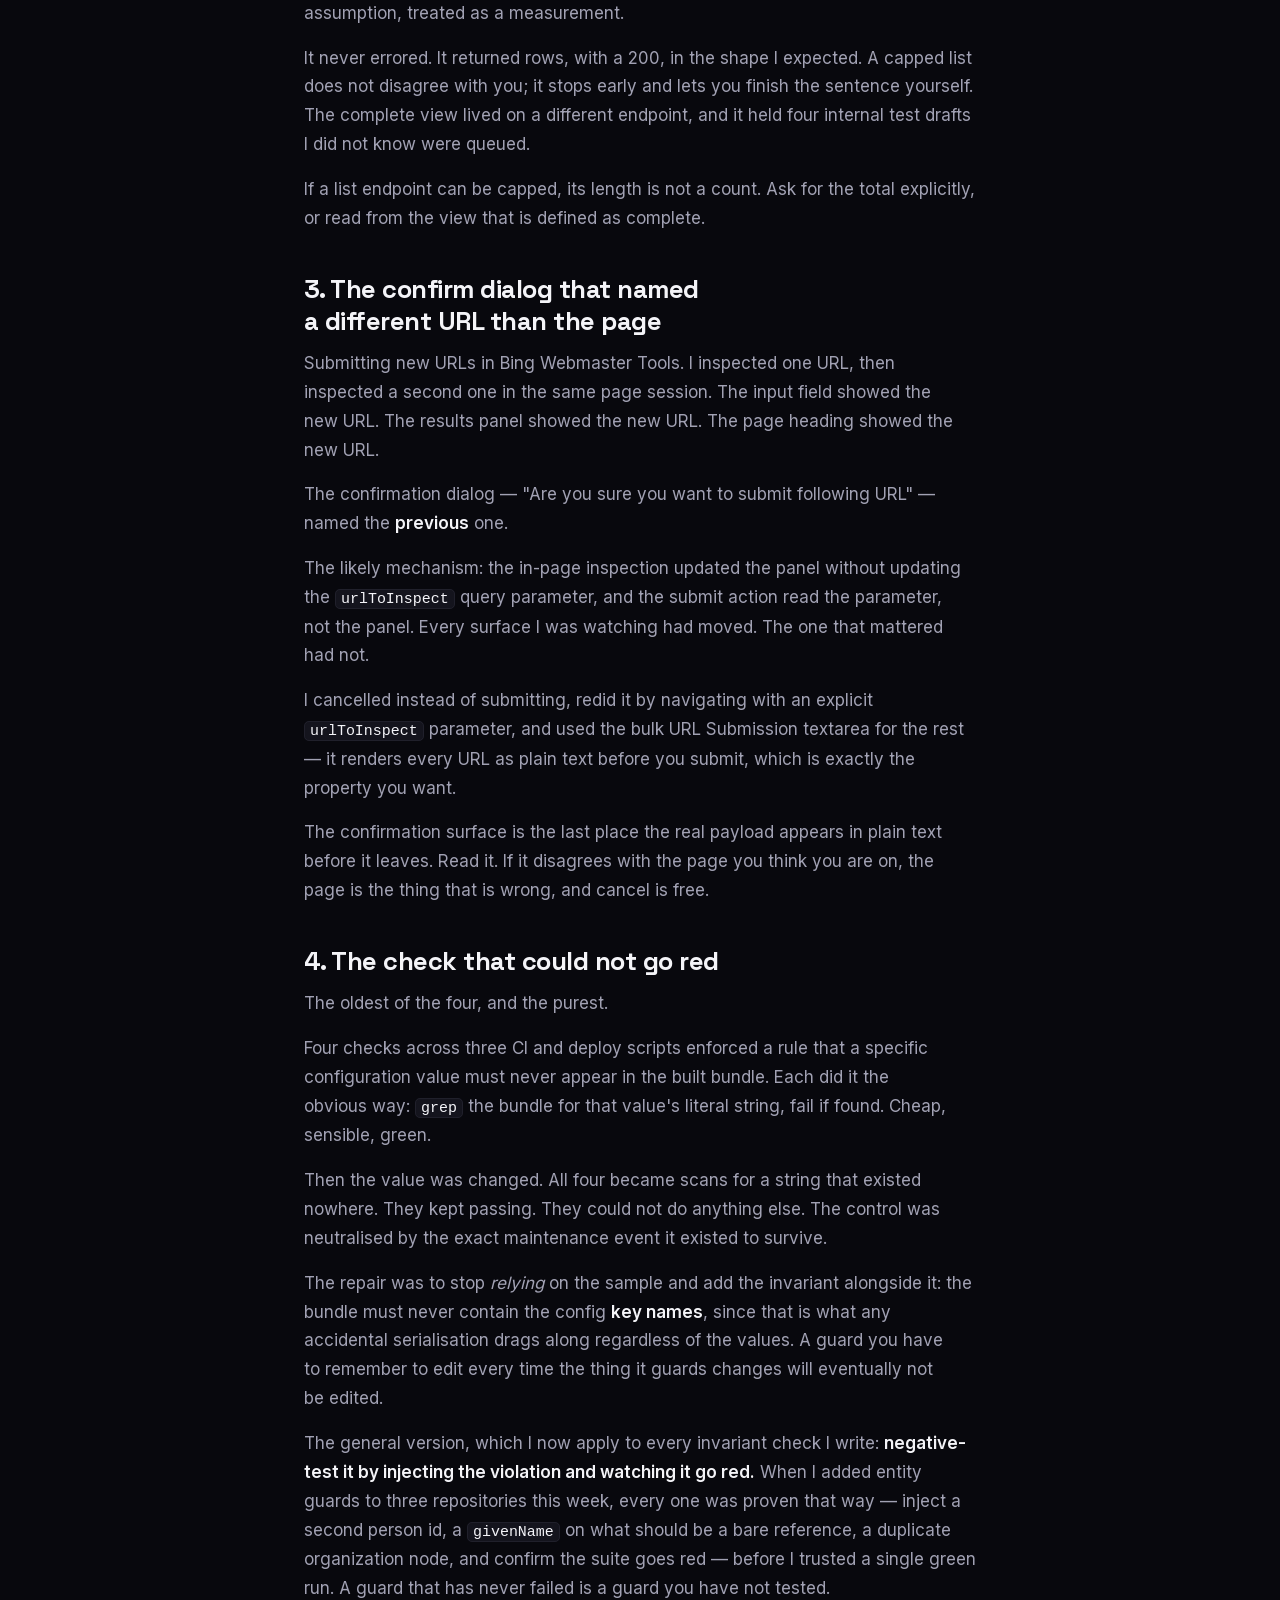
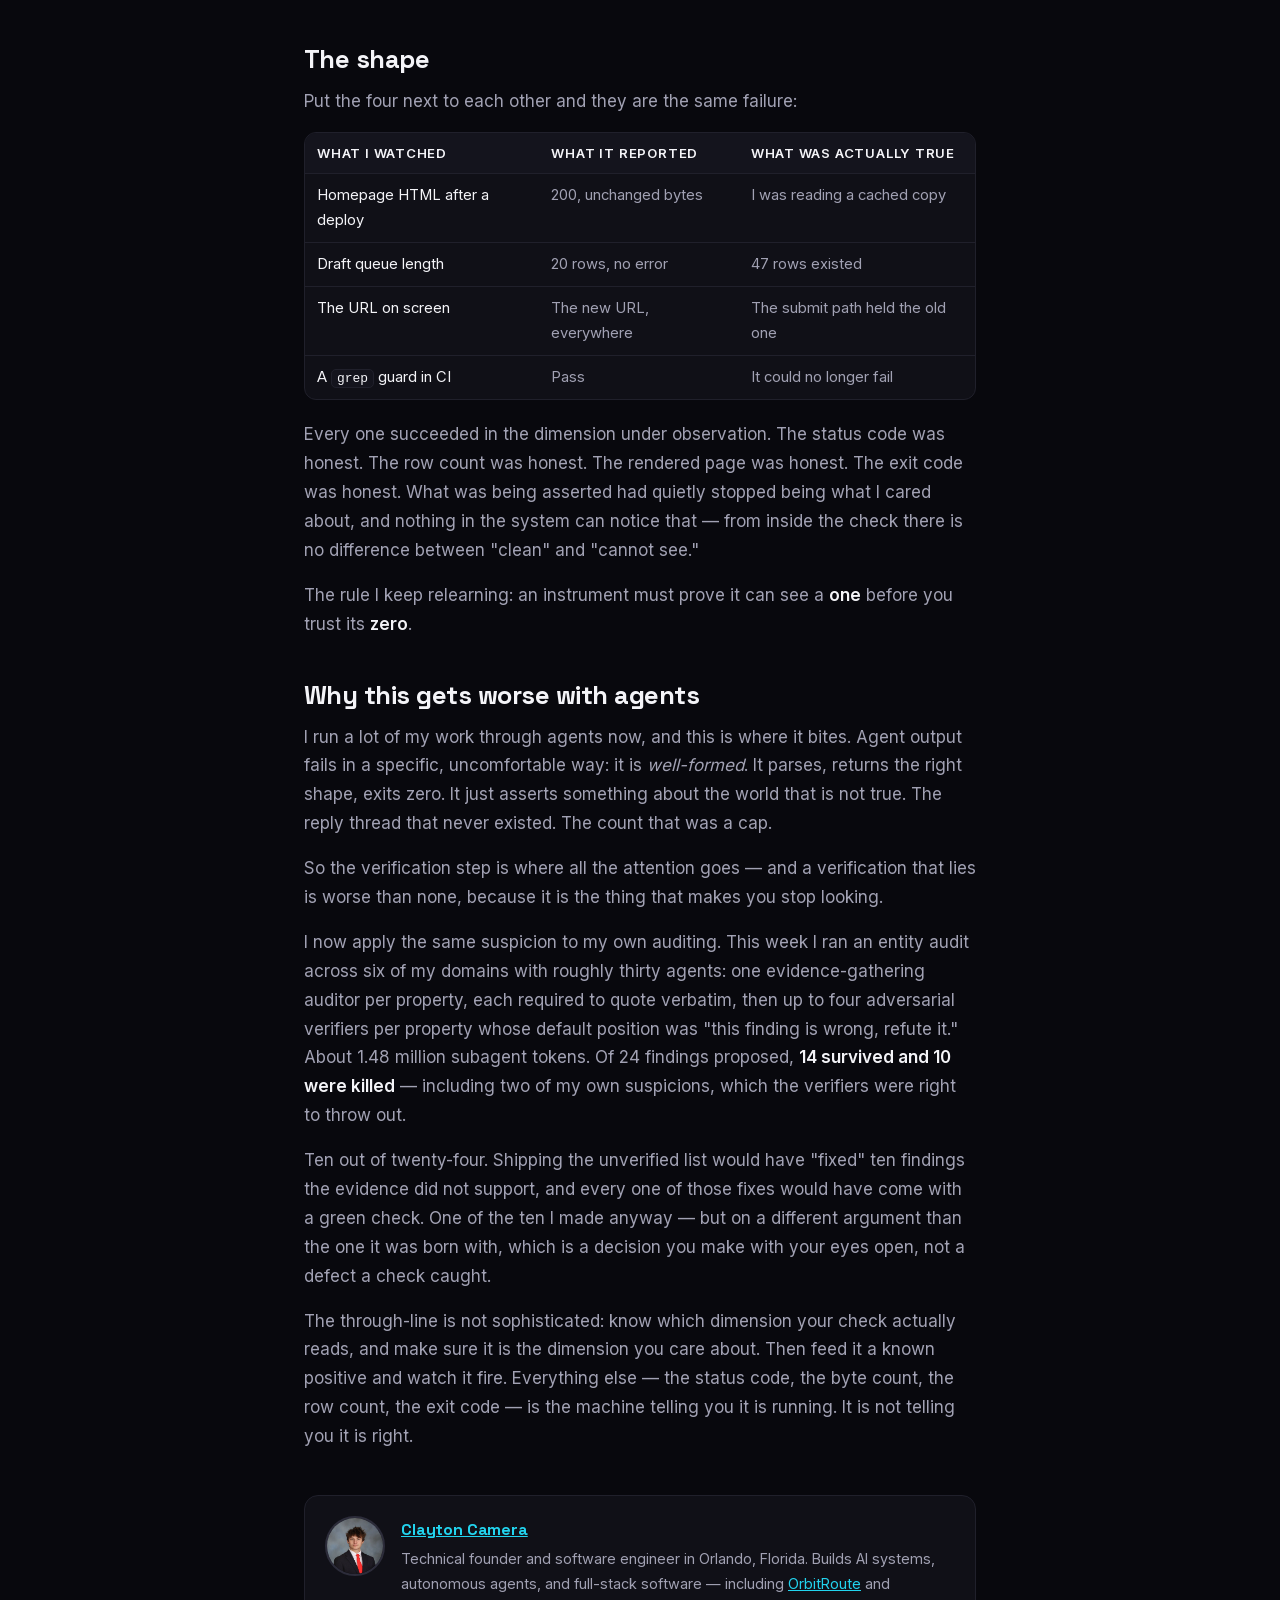
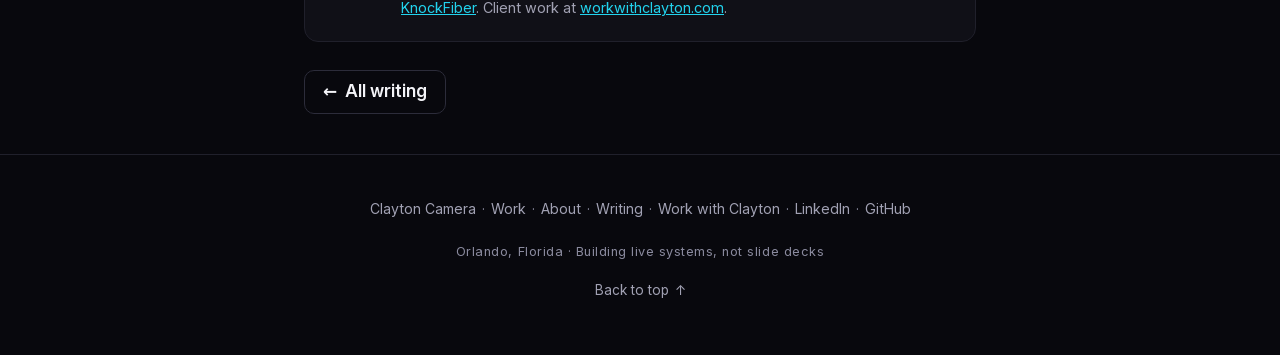
<file: writing/four-times-my-verification-lied/index.html>
<!DOCTYPE html>
<html lang="en">
<head>
  <meta charset="UTF-8">
  <meta name="viewport" content="width=device-width, initial-scale=1.0">

  <title>Four times my own verification lied to me in five days — Clayton Camera</title>
  <meta name="description" content="Four of my verifications in five days reported success in the dimension I watched while being wrong in one I did not. What each missed, and the fix.">
  <link rel="canonical" href="https://claytoncamera.com/writing/four-times-my-verification-lied/">

  <meta property="og:type" content="article">
  <meta property="og:title" content="Four times my own verification lied to me in five days">
  <meta property="og:description" content="Everything I shipped in the last five days was verified before I called it done. Four of those verifications were wrong, in the way that is hardest to catch: the check reports success in exactly the dimension you are watching while being wrong in a dimension you are not.">
  <meta property="og:url" content="https://claytoncamera.com/writing/four-times-my-verification-lied/">
  <meta property="og:site_name" content="Clayton Camera">
  <meta property="og:image" content="https://claytoncamera.com/assets/share-1200x630.jpg">
  <meta property="og:image:width" content="1200">
  <meta property="og:image:height" content="630">
  <meta property="og:image:alt" content="Clayton Camera — technical founder and systems builder, Orlando, Florida">
  <meta property="article:author" content="Clayton Camera">
  <meta property="article:published_time" content="2026-07-28">
  <meta name="twitter:card" content="summary_large_image">
  <meta name="twitter:title" content="Four times my own verification lied to me in five days">
  <meta name="twitter:description" content="Everything I shipped in the last five days was verified before I called it done. Four of those verifications were wrong, in the way that is hardest to catch: the check reports success in exactly the dimension you are watching while being wrong in a dimension you are not.">
  <meta name="twitter:image" content="https://claytoncamera.com/assets/share-1200x630.jpg">
  <meta name="theme-color" content="#08080d">
  <link rel="icon" href="/assets/favicon-64.png" type="image/png">
  <link rel="apple-touch-icon" href="/assets/apple-touch-icon.png">
  <script>document.documentElement.className += ' js';</script>
  <script src="/assets/nav.js" defer></script>

  <!-- author + publisher REFERENCE the canonical Person @id owned by the
       homepage. Never redefine it here — see the note in /index.html. -->
  <script type="application/ld+json">
{
  "@context": "https://schema.org",
  "@graph": [
    {
      "@type": "BlogPosting",
      "@id": "https://claytoncamera.com/writing/four-times-my-verification-lied/#article",
      "headline": "Four times my own verification lied to me in five days",
      "description": "Everything I shipped in the last five days was verified before I called it done. Four of those verifications were wrong, in the way that is hardest to catch: the check reports success in exactly the dimension you are watching while being wrong in a dimension you are not.",
      "url": "https://claytoncamera.com/writing/four-times-my-verification-lied/",
      "mainEntityOfPage": "https://claytoncamera.com/writing/four-times-my-verification-lied/",
      "datePublished": "2026-07-28",
      "dateModified": "2026-07-28",
      "inLanguage": "en-US",
      "image": "https://claytoncamera.com/assets/clayton-camera.jpg",
      "author": {
        "@id": "https://claytoncamera.com/#person"
      },
      "publisher": {
        "@id": "https://claytoncamera.com/#person"
      },
      "isPartOf": {
        "@id": "https://claytoncamera.com/writing/#blog"
      },
      "keywords": "verification, false green, caching, AI agents, CI guards, engineering practice"
    },
    {
      "@type": "BreadcrumbList",
      "itemListElement": [
        {
          "@type": "ListItem",
          "position": 1,
          "name": "Clayton Camera",
          "item": "https://claytoncamera.com/"
        },
        {
          "@type": "ListItem",
          "position": 2,
          "name": "Writing",
          "item": "https://claytoncamera.com/writing/"
        },
        {
          "@type": "ListItem",
          "position": 3,
          "name": "When verification lies"
        }
      ]
    }
  ]
}
  </script>

  <link rel="preload" href="/assets/fonts/space-grotesk-latin.woff2" as="font" type="font/woff2" crossorigin>
  <link rel="preload" href="/assets/fonts/inter-latin.woff2" as="font" type="font/woff2" crossorigin>
  <link rel="stylesheet" href="/assets/fonts.css">
  <link rel="stylesheet" href="/assets/article.css">
</head>
<body>
  <a class="skip-link" href="#main">Skip to content</a>
  <div class="bg-grid"></div>

  <header class="top-header">
    <div class="wrap">
      <a class="logo" href="/">Clayton Camera</a>
      <nav id="primary-nav" aria-label="Primary"><ul class="nav-links">
        <li><a href="/work/">Work</a></li>
        <li class="hide-sm"><a href="/about/">About</a></li>
        <li class="hide-sm"><a href="/writing/" aria-current="true">Writing</a></li>
        <li><a class="nav-cta" href="https://workwithclayton.com/">Work With Clayton</a></li>
      </ul></nav>
      <button class="nav-toggle" type="button" aria-expanded="false" aria-controls="primary-nav" aria-label="Menu"><span class="nav-toggle-bars" aria-hidden="true"></span></button>
    </div>
  </header>

  <main class="wrap" id="main" tabindex="-1">
    <nav class="crumbs" aria-label="Breadcrumb"><a href="/">Home</a> <span aria-hidden="true">→</span> <a href="/writing/">Writing</a> <span aria-hidden="true">→</span> <span aria-current="page">When verification lies</span></nav>

    <article>
      <p class="eyebrow">Engineering practice</p>
      <h1>Four times my own verification lied to me in five days</h1>
      <p class="byline">By <a href="/" rel="author">Clayton Camera</a> · 28 July 2026 · 7 min read</p>

      <p class="lede">Everything I shipped in the last five days was verified before I called it done. Four of those verifications were wrong, in the way that is hardest to catch: the check reports success in exactly the dimension you are watching while being wrong in a dimension you are not.</p>

      <p>None was caught by an alarm. All four were caught by reading something I nearly skipped.</p>

      <h2>1. The cache hit that made a live deploy look like a no-op</h2>

      <p>I uploaded a small mu-plugin to the Practically Natty storefront. One file, front-end only, that emits an Organization node and a reference to my person entity in the page head. Before it, the storefront served about 585 KB of HTML and <strong>zero</strong> <code>application/ld+json</code> blocks — no machine-readable statement of what the company even is.</p>

      <p>After the upload I curled the homepage. HTTP 200. No schema in the output. And the response was byte-identical to the capture I had taken before the deploy: <strong>585,279 bytes</strong>, to the digit.</p>

      <p>Byte-identical is the tell. An upload that failed, a plugin that fatals, a hook that never fires — none of those produce byte-identical output. Byte-identical means you are not looking at a new render at all. The header said so plainly: <code>x-litespeed-cache: hit</code>.</p>

      <p>A cache-busting query string returned the same page with the markup in it. It had been there the whole time. I purged, re-checked the clean URL, and confirmed shop and cart still returned 200. As of this writing that plain URL serves 585,884 bytes with one JSON-LD block — a 527-byte block that the cached copy had told me was not there.</p>

      <p>The lesson is narrower than "caches exist." An unchanged byte count is evidence about the <strong>cache</strong>, not about the deploy, and I had been reading it as the second thing. On a cached site: cache-buster first, then purge, then re-verify the clean URL. Three steps, in that order, or you learn nothing.</p>

      <h2>2. The list that agreed with me</h2>

      <p>I wrote up the bigger version of this one in <a href="https://claytoncamera.com/writing/dry-run-caught-25-fake-reply-threads/">the post about the 25 fabricated reply threads</a>. The small trap underneath it is the part worth repeating.</p>

      <p>The drafts endpoint on my outreach engine returned 20 rows. The queue actually held <strong>47</strong>. The endpoint has an undocumented default page size, and the number I had been quoting myself for days — "46 pending" — was a capped list plus an assumption, treated as a measurement.</p>

      <p>It never errored. It returned rows, with a 200, in the shape I expected. A capped list does not disagree with you; it stops early and lets you finish the sentence yourself. The complete view lived on a different endpoint, and it held four internal test drafts I did not know were queued.</p>

      <p>If a list endpoint can be capped, its length is not a count. Ask for the total explicitly, or read from the view that is defined as complete.</p>

      <h2>3. The confirm dialog that named a different URL than the page</h2>

      <p>Submitting new URLs in Bing Webmaster Tools. I inspected one URL, then inspected a second one in the same page session. The input field showed the new URL. The results panel showed the new URL. The page heading showed the new URL.</p>

      <p>The confirmation dialog — "Are you sure you want to submit following URL" — named the <strong>previous</strong> one.</p>

      <p>The likely mechanism: the in-page inspection updated the panel without updating the <code>urlToInspect</code> query parameter, and the submit action read the parameter, not the panel. Every surface I was watching had moved. The one that mattered had not.</p>

      <p>I cancelled instead of submitting, redid it by navigating with an explicit <code>urlToInspect</code> parameter, and used the bulk URL Submission textarea for the rest — it renders every URL as plain text before you submit, which is exactly the property you want.</p>

      <p>The confirmation surface is the last place the real payload appears in plain text before it leaves. Read it. If it disagrees with the page you think you are on, the page is the thing that is wrong, and cancel is free.</p>

      <h2>4. The check that could not go red</h2>

      <p>The oldest of the four, and the purest.</p>

      <p>Four checks across three CI and deploy scripts enforced a rule that a specific configuration value must never appear in the built bundle. Each did it the obvious way: <code>grep</code> the bundle for that value's literal string, fail if found. Cheap, sensible, green.</p>

      <p>Then the value was changed. All four became scans for a string that existed nowhere. They kept passing. They could not do anything else. The control was neutralised by the exact maintenance event it existed to survive.</p>

      <p>The repair was to stop <em>relying</em> on the sample and add the invariant alongside it: the bundle must never contain the config <strong>key names</strong>, since that is what any accidental serialisation drags along regardless of the values. A guard you have to remember to edit every time the thing it guards changes will eventually not be edited.</p>

      <p>The general version, which I now apply to every invariant check I write: <strong>negative-test it by injecting the violation and watching it go red.</strong> When I added entity guards to three repositories this week, every one was proven that way — inject a second person id, a <code>givenName</code> on what should be a bare reference, a duplicate organization node, and confirm the suite goes red — before I trusted a single green run. A guard that has never failed is a guard you have not tested.</p>

      <h2>The shape</h2>

      <p>Put the four next to each other and they are the same failure:</p>

      <table>
        <thead><tr><th scope="col">What I watched</th><th scope="col">What it reported</th><th scope="col">What was actually true</th></tr></thead>
        <tbody><tr><td>Homepage HTML after a deploy</td><td>200, unchanged bytes</td><td>I was reading a cached copy</td></tr><tr><td>Draft queue length</td><td>20 rows, no error</td><td>47 rows existed</td></tr><tr><td>The URL on screen</td><td>The new URL, everywhere</td><td>The submit path held the old one</td></tr><tr><td>A <code>grep</code> guard in CI</td><td>Pass</td><td>It could no longer fail</td></tr></tbody>
      </table>

      <p>Every one succeeded in the dimension under observation. The status code was honest. The row count was honest. The rendered page was honest. The exit code was honest. What was being asserted had quietly stopped being what I cared about, and nothing in the system can notice that — from inside the check there is no difference between "clean" and "cannot see."</p>

      <p>The rule I keep relearning: an instrument must prove it can see a <strong>one</strong> before you trust its <strong>zero</strong>.</p>

      <h2>Why this gets worse with agents</h2>

      <p>I run a lot of my work through agents now, and this is where it bites. Agent output fails in a specific, uncomfortable way: it is <em>well-formed</em>. It parses, returns the right shape, exits zero. It just asserts something about the world that is not true. The reply thread that never existed. The count that was a cap.</p>

      <p>So the verification step is where all the attention goes — and a verification that lies is worse than none, because it is the thing that makes you stop looking.</p>

      <p>I now apply the same suspicion to my own auditing. This week I ran an entity audit across six of my domains with roughly thirty agents: one evidence-gathering auditor per property, each required to quote verbatim, then up to four adversarial verifiers per property whose default position was "this finding is wrong, refute it." About 1.48 million subagent tokens. Of 24 findings proposed, <strong>14 survived and 10 were killed</strong> — including two of my own suspicions, which the verifiers were right to throw out.</p>

      <p>Ten out of twenty-four. Shipping the unverified list would have "fixed" ten findings the evidence did not support, and every one of those fixes would have come with a green check. One of the ten I made anyway — but on a different argument than the one it was born with, which is a decision you make with your eyes open, not a defect a check caught.</p>

      <p>The through-line is not sophisticated: know which dimension your check actually reads, and make sure it is the dimension you care about. Then feed it a known positive and watch it fire. Everything else — the status code, the byte count, the row count, the exit code — is the machine telling you it is running. It is not telling you it is right.</p>

      <div class="author-card">
        <img src="/assets/clayton-camera.jpg" width="60" height="60" alt="Clayton Camera, technical founder and software engineer in Orlando, Florida" loading="lazy" decoding="async">
        <div>
          <h3><a href="/" rel="author">Clayton Camera</a></h3>
          <p>Technical founder and software engineer in Orlando, Florida. Builds AI systems, autonomous agents, and full-stack software — including <a href="https://www.orbitroute.ai">OrbitRoute</a> and <a href="https://www.knockfiber.com/">KnockFiber</a>. Client work at <a href="https://workwithclayton.com/">workwithclayton.com</a>.</p>
        </div>
      </div>

      <p class="post-end"><a href="/writing/"><span aria-hidden="true">←</span> All writing</a></p>
    </article>
  </main>

  <footer class="site-footer">
    <p><span class="fl-i"><a href="/">Clayton Camera</a> ·</span> <span class="fl-i"><a href="/work/">Work</a> ·</span> <span class="fl-i"><a href="/about/">About</a> ·</span> <span class="fl-i"><a href="/writing/">Writing</a> ·</span> <span class="fl-i"><a href="https://workwithclayton.com/">Work with Clayton</a> ·</span> <span class="fl-i"><a href="https://www.linkedin.com/in/claytoncamera" rel="me">LinkedIn</a> ·</span> <span class="fl-i"><a href="https://github.com/claytoncamera" rel="me">GitHub</a></span></p>
    <p class="footer-tagline">Orlando, Florida · Building live systems, not slide decks</p>
    <a class="to-top" href="#top">Back to top <span aria-hidden="true">↑</span></a>
  </footer>
</body>
</html>
</file>
<file: assets/fonts.css>
/* assets/fonts.css — Inter + Space Grotesk, self-hosted (2026-10-31).
   The four woff2 files are the variable-font Latin and Latin-Extended subsets Google Fonts
   served for css2?family=Inter:wght@400;500;600;700&family=Space+Grotesk:wght@500;600;700
   (Inter v20, Space Grotesk v22), with Google's own unicode-range per subset, so browsers fetch
   only the subset a page uses (English pages: the two latin files, ~70 KB). Both families are
   SIL Open Font License 1.1. The metric-matched 'Inter Fallback' / 'Space Grotesk Fallback'
   faces stay in article.css and the homepage. */

/* Inter — latin-ext (83 KB) */
@font-face {
  font-family: 'Inter';
  font-style: normal;
  font-weight: 400 700;
  font-display: swap;
  src: url('/assets/fonts/inter-latin-ext.woff2') format('woff2');
  unicode-range: U+0100-02BA, U+02BD-02C5, U+02C7-02CC, U+02CE-02D7, U+02DD-02FF, U+0304, U+0308, U+0329, U+1D00-1DBF, U+1E00-1E9F, U+1EF2-1EFF, U+2020, U+20A0-20AB, U+20AD-20C4, U+2113, U+2C60-2C7F, U+A720-A7FF;
}

/* Inter — latin (47 KB) */
@font-face {
  font-family: 'Inter';
  font-style: normal;
  font-weight: 400 700;
  font-display: swap;
  src: url('/assets/fonts/inter-latin.woff2') format('woff2');
  unicode-range: U+0000-00FF, U+0131, U+0152-0153, U+02BB-02BC, U+02C6, U+02DA, U+02DC, U+0304, U+0308, U+0329, U+2000-206F, U+20AC, U+2122, U+2191, U+2193, U+2212, U+2215, U+FEFF, U+FFFD;
}

/* Space Grotesk — latin-ext (18 KB) */
@font-face {
  font-family: 'Space Grotesk';
  font-style: normal;
  font-weight: 500 700;
  font-display: swap;
  src: url('/assets/fonts/space-grotesk-latin-ext.woff2') format('woff2');
  unicode-range: U+0100-02BA, U+02BD-02C5, U+02C7-02CC, U+02CE-02D7, U+02DD-02FF, U+0304, U+0308, U+0329, U+1D00-1DBF, U+1E00-1E9F, U+1EF2-1EFF, U+2020, U+20A0-20AB, U+20AD-20C4, U+2113, U+2C60-2C7F, U+A720-A7FF;
}

/* Space Grotesk — latin (21 KB) */
@font-face {
  font-family: 'Space Grotesk';
  font-style: normal;
  font-weight: 500 700;
  font-display: swap;
  src: url('/assets/fonts/space-grotesk-latin.woff2') format('woff2');
  unicode-range: U+0000-00FF, U+0131, U+0152-0153, U+02BB-02BC, U+02C6, U+02DA, U+02DC, U+0304, U+0308, U+0329, U+2000-206F, U+20AC, U+2122, U+2191, U+2193, U+2212, U+2215, U+FEFF, U+FFFD;
}
</file>
<file: assets/article.css>
/* ===================================================================
   claytoncamera.com — shared styles for /writing/ pages (and /404.html).

   The homepage keeps its own inline styles on purpose (it is the
   entity page and must render with zero extra requests). Everything
   under /writing/ shares this sheet. Same tokens as the homepage —
   if you change a colour there, change it here too. The header,
   mobile menu, focus ring, skip link and footer rules are also shared
   with the homepage's inline <style>: keep the two copies identical.
   =================================================================== */

*, *::before, *::after { box-sizing: border-box; margin: 0; padding: 0; }

/* Metric-matched local fallbacks: until Inter / Space Grotesk arrive,
   text is set in Arial scaled to the same box, so the font swap does not
   reflow the page. Where Arial is absent the stack falls through to
   system-ui exactly as before. */
@font-face { font-family: 'Inter Fallback'; src: local('Arial'); size-adjust: 107.1%; ascent-override: 90.4%; descent-override: 22.5%; line-gap-override: 0%; }
@font-face { font-family: 'Space Grotesk Fallback'; src: local('Arial'); size-adjust: 106%; ascent-override: 92.8%; descent-override: 27.5%; line-gap-override: 0%; }

:root {
  color-scheme: dark;
  --font-body: 'Inter', 'Inter Fallback', system-ui, -apple-system, BlinkMacSystemFont, 'Segoe UI', Roboto, sans-serif;
  --font-display: 'Space Grotesk', 'Space Grotesk Fallback', var(--font-body);
  --font-mono: ui-monospace, SFMono-Regular, 'SF Mono', Menlo, monospace;
  --bg-primary: #08080d;
  --bg-card: #101017;
  --bg-card-2: #14141d;
  --border: #20202b;
  --border-light: #2c2c3a;
  --text-primary: #f4f4f8;
  --text-secondary: #a1a1b3;
  --text-muted: #8a8a9e;
  --brand-1: #6366f1;
  --brand-3: #22d3ee;
  --green: #34d399;
  --grad-brand: linear-gradient(120deg, #818cf8 0%, #38bdf8 50%, #22d3ee 100%);
  --header-h: 62px;
}

html { scroll-behavior: smooth; scroll-padding-top: calc(var(--header-h) + 14px); -webkit-font-smoothing: antialiased; }
body { font-family: var(--font-body); background: var(--bg-primary); color: var(--text-primary); line-height: 1.7; overflow-wrap: break-word; }
a { color: var(--brand-3); }
h1, h2, h3 { text-wrap: balance; }
p, li { text-wrap: pretty; }

/* Keyboard wayfinding: skip link + one branded focus ring */
.skip-link { position: absolute; left: 16px; top: -120px; z-index: 100; background: var(--grad-brand); color: #07070c; font-weight: 700; padding: 10px 16px; border-radius: 10px; text-decoration: none; }
.skip-link:focus { top: 10px; }
main:focus { outline: none; }
:focus-visible { outline: 2px solid var(--brand-3); outline-offset: 3px; }

.bg-grid {
  position: fixed; inset: 0; z-index: -2;
  background-image: radial-gradient(circle, rgba(99,102,241,0.045) 1px, transparent 1px);
  background-size: 46px 46px;
  mask-image: radial-gradient(ellipse 90% 60% at 50% 0%, #000 40%, transparent 100%);
  -webkit-mask-image: radial-gradient(ellipse 90% 60% at 50% 0%, #000 40%, transparent 100%);
}

.wrap { max-width: 720px; margin: 0 auto; padding: 0 24px; }

.top-header {
  position: sticky; top: 0; z-index: 50;
  background: rgba(8,8,13,0.82); backdrop-filter: blur(14px);
  border-bottom: 1px solid var(--border);
}
.top-header .wrap { display: flex; align-items: center; justify-content: space-between; gap: 12px; height: 62px; max-width: 880px; }
.logo { display: inline-flex; align-items: center; min-height: 44px; margin-right: auto; white-space: nowrap; font-family: var(--font-display); font-weight: 700; font-size: 1.02rem; color: var(--text-primary); text-decoration: none; letter-spacing: -0.01em; }
.nav-links { display: flex; gap: 22px; list-style: none; align-items: center; }
.nav-links a { display: inline-flex; align-items: center; min-height: 44px; white-space: nowrap; color: var(--text-secondary); text-decoration: none; font-size: 0.9rem; font-weight: 500; transition: color 150ms ease; }
.nav-links a:hover { color: var(--text-primary); }
.nav-links a[aria-current] { color: var(--text-primary); box-shadow: inset 0 -2px 0 var(--brand-3); }
.nav-links .nav-cta { background: var(--grad-brand); color: #07070c !important; min-height: 38px; padding: 0 14px; border-radius: 9px; font-weight: 700 !important; }
.nav-links .nav-cta:hover { filter: brightness(1.08); }

/* Mobile menu toggle — shown at 620px and below once /assets/nav.js has run */
.nav-toggle { display: none; flex-shrink: 0; align-items: center; justify-content: center; width: 44px; height: 44px; background: none; border: 1px solid var(--border-light); border-radius: 10px; color: var(--text-primary); cursor: pointer; }
.nav-toggle:hover { border-color: var(--brand-1); }
.nav-toggle-bars, .nav-toggle-bars::before, .nav-toggle-bars::after { display: block; width: 18px; height: 2px; border-radius: 2px; background: currentColor; transition: transform 150ms ease, background-color 150ms ease; }
.nav-toggle-bars { position: relative; }
.nav-toggle-bars::before, .nav-toggle-bars::after { content: ''; position: absolute; left: 0; }
.nav-toggle-bars::before { top: -6px; }
.nav-toggle-bars::after { top: 6px; }
.nav-toggle[aria-expanded="true"] .nav-toggle-bars { background-color: transparent; }
.nav-toggle[aria-expanded="true"] .nav-toggle-bars::before { transform: translateY(6px) rotate(45deg); }
.nav-toggle[aria-expanded="true"] .nav-toggle-bars::after { transform: translateY(-6px) rotate(-45deg); }

.crumbs { font-size: 0.875rem; color: var(--text-muted); padding: 26px 0 0; }
.crumbs a { display: inline-block; padding: 10px 0; margin: -10px 0; color: var(--text-secondary); text-decoration: none; }
.crumbs a:hover { color: var(--text-primary); }

article, .listing { padding: 18px 0 40px; }

.eyebrow {
  display: inline-flex; align-items: center; gap: 8px;
  font-size: 0.76rem; font-weight: 700; letter-spacing: 0.1em; text-transform: uppercase;
  color: var(--brand-3); margin-bottom: 14px;
}
.listing .eyebrow { color: var(--brand-3); }

h1 { font-family: var(--font-display); font-size: clamp(1.9rem, 4.6vw, 2.7rem); line-height: 1.12; letter-spacing: -0.025em; margin-bottom: 16px; }
h2 { font-family: var(--font-display); font-size: clamp(1.3rem, 3vw, 1.6rem); letter-spacing: -0.02em; margin: 40px 0 12px; line-height: 1.25; }
h3 { font-family: var(--font-display); font-size: 1.15rem; margin: 26px 0 8px; letter-spacing: -0.01em; }

.byline { font-size: 0.9rem; color: var(--text-muted); margin-bottom: 30px; padding-bottom: 22px; border-bottom: 1px solid var(--border); }
.byline a { color: var(--text-secondary); text-decoration: none; }
.byline a:hover { color: var(--text-primary); }

article p, .listing p { color: var(--text-secondary); margin-bottom: 16px; }
article p strong, .listing p strong { color: var(--text-primary); font-weight: 600; }
article .lede { font-size: 1.1rem; color: var(--text-secondary); }

article ul, article ol { color: var(--text-secondary); margin: 0 0 18px 22px; }
article li { margin-bottom: 8px; }

code { font-family: var(--font-mono); font-size: 0.88em; background: var(--bg-card-2); border: 1px solid var(--border); border-radius: 5px; padding: 1px 5px; color: var(--text-primary); }
pre { background: var(--bg-card); border: 1px solid var(--border); border-radius: 12px; padding: 16px 18px; overflow-x: auto; margin-bottom: 18px; }
pre code { background: none; border: none; padding: 0; font-size: 0.84rem; line-height: 1.6; color: var(--text-secondary); }

blockquote { background: var(--bg-card); border: 1px solid var(--border); border-left: 3px solid var(--brand-1); border-radius: 12px; padding: 16px 20px; margin: 24px 0; font-style: normal; color: var(--text-secondary); }
/* Opt-in label line: a quote that opens with a bold phrase (new-post.py adds the class). */
blockquote.labelled > strong:first-child { display: block; font-size: 0.78rem; font-weight: 700; letter-spacing: 0.1em; text-transform: uppercase; color: #818cf8; margin-bottom: 6px; }

.callout { background: var(--bg-card); border: 1px solid var(--border); border-left: 3px solid var(--brand-3); border-radius: 12px; padding: 18px 20px; margin: 24px 0; }
.callout p:last-child { margin-bottom: 0; }
.callout .callout-label { font-size: 0.78rem; font-weight: 700; letter-spacing: 0.1em; text-transform: uppercase; color: var(--brand-3); display: block; margin-bottom: 8px; }

table { width: 100%; border-collapse: separate; border-spacing: 0; margin-bottom: 20px; font-size: 0.92rem; background: var(--bg-card); border: 1px solid var(--border); border-radius: 12px; overflow: hidden; }
th, td { text-align: left; padding: 9px 12px; border-bottom: 1px solid var(--border); color: var(--text-secondary); }
th { color: var(--text-primary); font-weight: 600; font-size: 0.82rem; text-transform: uppercase; letter-spacing: 0.06em; }
thead th { background: var(--bg-card-2); vertical-align: bottom; }
tbody tr:last-child td { border-bottom: 0; }
td { vertical-align: top; }
td:first-child { color: var(--text-primary); }
td strong { color: var(--text-primary); }
td code { overflow-wrap: anywhere; }

.post-list { list-style: none; margin: 30px 0 0; padding: 0; }
.post-list li { position: relative; background: var(--bg-card); border: 1px solid var(--border); border-radius: 14px; padding: 22px; margin-bottom: 14px; transition: border-color 200ms ease, transform 200ms ease; }
.post-list li:hover { border-color: var(--border-light); transform: translateY(-2px); }
.post-list h2 { margin: 0 0 8px; font-size: 1.2rem; }
/* The title link stretches over the whole card, so the card is the tap target. */
.post-list h2 a { color: var(--text-primary); text-decoration: none; }
.post-list h2 a::before { content: ''; position: absolute; inset: 0; border-radius: 14px; }
.post-list h2 a:hover { color: var(--brand-3); }
.post-list p a { position: relative; z-index: 1; }
.post-list li:has(a:focus-visible) { border-color: var(--brand-3); }
@supports not selector(:has(*)) { .post-list li:focus-within { border-color: var(--brand-3); } }
.post-list .meta { font-size: 0.75rem; text-transform: uppercase; letter-spacing: 0.07em; color: var(--text-muted); font-weight: 600; margin-bottom: 10px; }
.post-list p { font-size: 1rem; margin: 0; }

.author-card { display: flex; gap: 16px; align-items: flex-start; background: var(--bg-card); border: 1px solid var(--border); border-radius: 14px; padding: 20px; margin: 44px 0 0; }
.author-card img { width: 60px; height: 60px; border-radius: 50%; object-fit: cover; object-position: 50% 12%; border: 2px solid var(--border-light); flex-shrink: 0; }
.author-card h3 { margin: 0 0 4px; font-size: 1rem; }
.author-card h3 a { display: inline-block; padding: 8px 0; margin: -8px 0; }
.author-card p { font-size: 0.9rem; margin: 0; }

/* End-of-post wayfinding back to the hub */
.post-end { margin: 28px 0 0; }
.post-end a { display: inline-flex; align-items: center; gap: 8px; min-height: 44px; padding: 0 18px; border: 1px solid var(--border-light); border-radius: 10px; color: var(--text-primary); text-decoration: none; font-weight: 600; transition: border-color 150ms ease; }
.post-end a:hover { border-color: var(--brand-1); }

/* 404 page: the three ways back */
.listing .nf-links, .page .nf-links { display: flex; flex-wrap: wrap; gap: 10px; margin-top: 8px; }
.nf-links a { display: inline-flex; align-items: center; min-height: 44px; padding: 0 16px; border: 1px solid var(--border-light); border-radius: 10px; color: var(--text-primary); text-decoration: none; font-weight: 600; transition: border-color 150ms ease; }
.nf-links a:hover { border-color: var(--brand-1); }

.site-footer { border-top: 1px solid var(--border); padding: 30px 24px 46px; text-align: center; color: var(--text-muted); font-size: 0.88rem; }
.site-footer a { color: var(--text-secondary); text-decoration: none; }
.site-footer a:hover { color: var(--text-primary); }
.site-footer .fl-i { white-space: nowrap; }
.site-footer .fl-i a { display: inline-block; padding: 12px 2px; }
.footer-tagline { margin-top: 8px; font-size: 0.8rem; color: var(--text-muted); letter-spacing: 0.04em; }
.site-footer .to-top { display: inline-flex; align-items: center; gap: 6px; min-height: 44px; margin-top: 6px; color: var(--text-secondary); font-size: 0.85rem; }
.site-footer .to-top:hover { color: var(--text-primary); }

@media (max-width: 620px) {
  :root { --header-h: 56px; }
  .wrap { padding: 0 20px; }
  .top-header .wrap { position: relative; height: 56px; }
  .logo { font-size: 0.98rem; }
  .nav-links { gap: 10px; }
  .nav-links a { font-size: 0.875rem; }
  .nav-links .nav-cta { padding: 0 11px; font-size: 0.84rem; }
  .nav-links li.hide-sm { display: none; }
  /* Mobile menu: the header row keeps the logo + CTA, everything else
     opens as a panel under it. Without JS the header behaves as before. */
  .js .nav-toggle { display: inline-flex; }
  .js .nav-links li:not(:last-child) { display: none; }
  .js .top-header.menu-open .nav-links { position: absolute; top: 100%; left: 0; right: 0; flex-direction: column; align-items: stretch; gap: 0; padding: 6px 20px 18px; background: var(--bg-primary); border-top: 1px solid var(--border); border-bottom: 1px solid var(--border); box-shadow: 0 18px 40px rgba(0,0,0,0.5); }
  .js .top-header.menu-open .nav-links li { display: block; }
  .js .top-header.menu-open .nav-links li:not(:last-child) { border-bottom: 1px solid var(--border); }
  .js .top-header.menu-open .nav-links a { display: flex; min-height: 50px; font-size: 1rem; color: var(--text-primary); }
  .js .top-header.menu-open .nav-links a[aria-current] { box-shadow: inset 3px 0 0 var(--brand-3); padding-left: 12px; }
  .js .top-header.menu-open .nav-links .nav-cta { justify-content: center; min-height: 48px; margin-top: 14px; font-size: 0.95rem; border-radius: 10px; }
  .eyebrow, .post-list .meta, .callout .callout-label, .footer-tagline, blockquote.labelled > strong:first-child { font-size: 0.8125rem; }
  .post-list .meta { letter-spacing: 0.04em; }
  td code { font-size: 0.8125rem; }
  th { text-transform: none; letter-spacing: 0; font-size: 0.85rem; }
  th, td { padding: 10px; }
  .author-card { flex-direction: row; gap: 14px; }
  .author-card img { width: 48px; height: 48px; }
  .author-card p { font-size: 0.95rem; }
}
@media (max-width: 380px) {
  .wrap { padding: 0 16px; }
  .top-header .wrap { gap: 10px; }
  .logo { font-size: 0.92rem; }
  .nav-links { gap: 8px; }
  .nav-links .nav-cta { padding: 0 10px; }
  .js .top-header.menu-open .nav-links { padding-left: 16px; padding-right: 16px; }
}
/* Below 351px the row cannot fit: two rows, and the header scrolls away
   instead of taking a fifth of the screen. */
@media (max-width: 350px) {
  :root { --header-h: 0px; }
  .top-header { position: static; }
  .top-header .wrap { height: auto; min-height: 56px; flex-wrap: wrap; justify-content: center; column-gap: 12px; padding-block: 4px; }
  .js .nav-toggle { order: 1; }
  .js .top-header nav { order: 2; flex-basis: 100%; }
  .js .nav-links li:last-child { flex: 1; }
  .js .nav-links .nav-cta { display: flex; justify-content: center; }
}
@media (min-width: 768px) {
  article { font-size: 1.0625rem; }
  article .lede { font-size: 1.2rem; }
  article h3 { font-size: 1.2rem; }
}
/* Windows High Contrast / forced colours repaints backgrounds to Canvas,
   which would erase the CSS-drawn menu bars; paint them in ButtonText. */
@media (forced-colors: active) {
  .nav-toggle-bars, .nav-toggle-bars::before, .nav-toggle-bars::after { forced-color-adjust: none; background: ButtonText; }
  .nav-toggle[aria-expanded="true"] .nav-toggle-bars { background: transparent; }
  /* box-shadow is dropped in forced colours, so mark the current page with an underline */
  .nav-links a[aria-current] { text-decoration: underline; text-decoration-thickness: 2px; text-underline-offset: 6px; }
}
@media (prefers-reduced-motion: reduce) {
  html { scroll-behavior: auto; }
  .post-list li, .post-list li:hover { transition: none; transform: none; }
  .nav-toggle-bars, .nav-toggle-bars::before, .nav-toggle-bars::after { transition: none; }
}

/* ===================================================================
   /about/ and /work/ — the profile pages. Cards, tags and buttons copy
   the homepage's inline rules (same tokens, same 14px card radius);
   if you change one copy, change the other.
   =================================================================== */
.wrap.wide { max-width: 880px; }
.page { padding: 18px 0 40px; }
.page p { color: var(--text-secondary); max-width: 70ch; margin-bottom: 16px; }
.page p strong { color: var(--text-primary); font-weight: 600; }
.page .lede { font-size: 1.1rem; }
.page h2 { margin-top: 48px; }
.page .section-note { font-size: 0.95rem; }

.cards { display: grid; grid-template-columns: repeat(auto-fit, minmax(min(100%, 300px), 1fr)); gap: 14px; margin: 22px 0 8px; }
.cards > .card:last-child:nth-child(odd) { grid-column: 1 / -1; }
.card { position: relative; background: var(--bg-card); border: 1px solid var(--border); border-radius: 14px; padding: 20px; transition: border-color 200ms ease, transform 200ms ease; }
.card:hover { border-color: var(--border-light); transform: translateY(-2px); }
.card .meta { font-size: 0.75rem; text-transform: uppercase; letter-spacing: 0.07em; color: var(--text-muted); font-weight: 600; margin-bottom: 10px; }
.card h3 { margin: 0 0 6px; font-size: 1.05rem; }
/* The title link stretches over the whole card, so the card is the tap target. */
.card h3 a { display: inline-block; padding: 3px 0; color: var(--text-primary); text-decoration: none; }
.card h3 a::before { content: ''; position: absolute; inset: 0; border-radius: 14px; }
.card h3 a[target="_blank"]::after { content: '\2197'; content: '\2197' / ''; margin-left: 6px; font-size: 0.8em; color: var(--text-muted); }
.card h3 a:hover { color: var(--brand-3); }
.card p { font-size: 0.95rem; margin: 0; }
.card p + p { margin-top: 10px; }
.card p a, .card .card-links a { position: relative; z-index: 1; }
.card .card-links { display: flex; flex-wrap: wrap; gap: 0 18px; margin-top: 8px; font-size: 0.9rem; }
.card .card-links a { display: inline-flex; align-items: center; min-height: 44px; }
.card:has(a:focus-visible) { border-color: var(--brand-3); }
@supports not selector(:has(*)) { .card:focus-within { border-color: var(--brand-3); } }

/* Quick facts on /about/: label column + value column, one row per fact */
.facts { display: grid; grid-template-columns: max-content 1fr; gap: 10px 22px; margin: 22px 0 8px; padding: 20px; background: var(--bg-card); border: 1px solid var(--border); border-radius: 14px; }
.facts dt { font-size: 0.78rem; font-weight: 700; letter-spacing: 0.08em; text-transform: uppercase; color: var(--text-muted); padding-top: 3px; }
.facts dd { color: var(--text-primary); }

.timeline { list-style: none; margin: 22px 0 8px; padding: 0 0 0 4px; }
.timeline li { position: relative; padding: 0 0 22px 26px; border-left: 2px solid var(--border-light); color: var(--text-secondary); }
.timeline li:last-child { padding-bottom: 4px; }
.timeline li::before { content: ''; position: absolute; left: -6px; top: 6px; width: 10px; height: 10px; border-radius: 50%; background: var(--bg-primary); border: 2px solid var(--brand-3); }
.timeline .when { display: block; font-size: 0.78rem; font-weight: 700; letter-spacing: 0.08em; text-transform: uppercase; color: var(--brand-3); margin-bottom: 2px; }
.timeline strong { color: var(--text-primary); font-weight: 600; }

.tags { display: flex; flex-wrap: wrap; gap: 8px; margin-top: 18px; }
.tag { background: var(--bg-card-2); border: 1px solid var(--border); color: var(--text-secondary); padding: 6px 12px; border-radius: 8px; font-size: 0.83rem; font-weight: 500; }

.cta-row { display: flex; flex-wrap: wrap; gap: 12px; margin-top: 26px; }
.cta-row a { display: inline-flex; align-items: center; justify-content: center; gap: 6px; min-height: 48px; text-align: center; }
.btn-hire { background: var(--grad-brand); color: #07070c; text-decoration: none; font-weight: 700; padding: 12px 22px; border-radius: 10px; font-size: 0.95rem; }
.btn-hire:hover { filter: brightness(1.08); }
.btn-ghost { border: 1px solid var(--border-light); color: var(--text-primary); text-decoration: none; font-weight: 600; padding: 12px 22px; border-radius: 10px; font-size: 0.95rem; }
.btn-ghost:hover { border-color: var(--brand-1); }

@media (max-width: 620px) {
  .card .meta, .facts dt, .timeline .when { font-size: 0.8125rem; letter-spacing: 0.04em; }
  .card p { font-size: 1rem; }
  .facts { grid-template-columns: 1fr; gap: 2px; }
  .facts dd + dt { margin-top: 12px; }
  .cta-row { flex-direction: column; align-items: stretch; }
}
@media (prefers-reduced-motion: reduce) {
  .card, .card:hover { transition: none; transform: none; }
}
</file>
